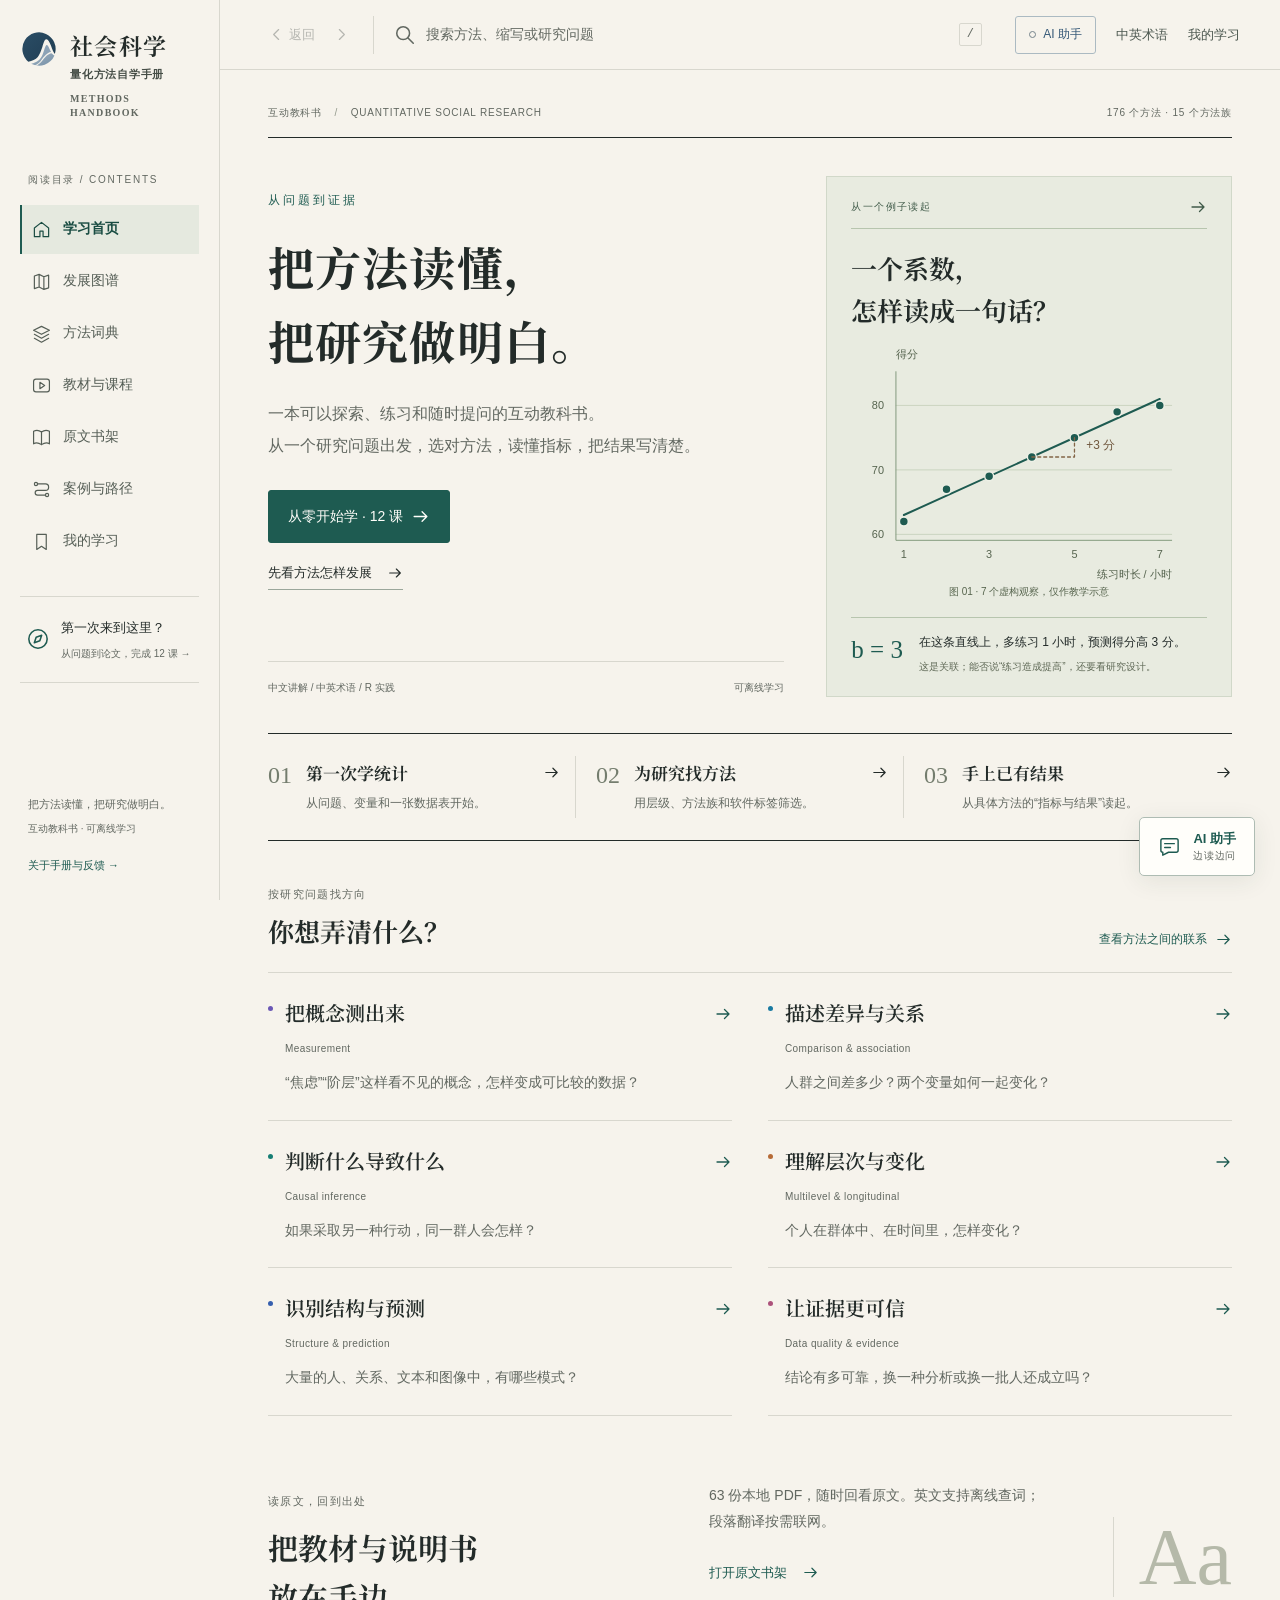
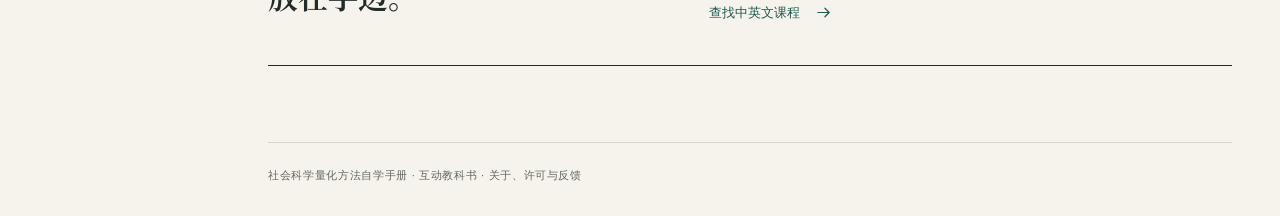
<file: app/index.html>
<!doctype html>
<html lang="zh-CN"><head><meta charset="utf-8"><meta name="viewport" content="width=device-width, initial-scale=1, viewport-fit=cover"><meta name="theme-color" content="#f6f3ec"><meta http-equiv="Content-Security-Policy" content="default-src 'self'; script-src 'self' 'wasm-unsafe-eval'; worker-src 'self' blob:; style-src 'self' 'unsafe-inline'; img-src 'self' data: blob:; font-src 'self' data:; connect-src 'self' https://api.mymemory.translated.net https://api.openai.com https://api.deepseek.com https://api.anthropic.com https://generativelanguage.googleapis.com; frame-src 'none'; object-src 'none'; base-uri 'none'"><title>社会科学量化方法自学手册</title><link rel="alternate icon" href="favicon.ico?asset=2fb633b4d270" type="image/x-icon"><link rel="icon" href="icon.svg?asset=28105b9ed300" type="image/svg+xml"><link rel="stylesheet" href="style.css?asset=e072ae72ed2f"><link rel="stylesheet" href="reader.css?asset=f0ad80852b45"><link rel="stylesheet" href="course.css?asset=b1ae17427f27"><link rel="stylesheet" href="study.css?asset=f4bd8a9eaf7c"><link rel="stylesheet" href="teaching.css?asset=d1b94fc8af05"><link rel="stylesheet" href="polish.css?asset=b1a0294cb59e"><link rel="stylesheet" href="history.css?asset=654da5ceb8a2"><link rel="stylesheet" href="assistant.css?asset=b3721d027c93"><link rel="stylesheet" href="reading-ui.css?asset=bf64c0bbe4c8"></head>
<body><a class="skip" href="#main">跳到内容</a><aside class="sidebar"><a class="brand" href="#home" aria-label="社会科学量化方法自学手册"><img src="icon.svg?asset=28105b9ed300" width="42" height="42" alt=""><span class="brand-wordmark"><b>社会科学</b><span>量化方法自学手册</span><small>METHODS HANDBOOK</small></span></a><div class="nav-caption">阅读目录 / CONTENTS</div><nav id="nav" aria-label="主导航"></nav><a class="sidebar-start" href="#start"><svg aria-hidden="true" viewBox="0 0 24 24"><use href="icons.svg#compass"></use></svg><div>第一次来到这里？<small>从问题到论文，完成 12 课 →</small></div></a><div class="side-note">把方法读懂，把研究做明白。<p>互动教科书 · 可离线学习</p><a href="#about">关于手册与反馈 →</a></div></aside>
<div class="shell"><header class="topbar"><a href="#home" class="mobile-brand"><img src="icon.svg?asset=28105b9ed300" width="32" height="32" alt=""><span>社会科学量化方法自学手册</span></a><nav class="page-navigation" aria-label="阅读导航"><button id="page-back" type="button" aria-label="返回上一页" disabled><svg aria-hidden="true" viewBox="0 0 24 24"><use href="icons.svg#chevron-left"></use></svg><span>返回</span></button><button id="page-forward" type="button" aria-label="前进一页" disabled><svg aria-hidden="true" viewBox="0 0 24 24"><use href="icons.svg#chevron-right"></use></svg></button></nav><form id="search-form" role="search"><svg aria-hidden="true" viewBox="0 0 24 24"><use href="icons.svg#search"></use></svg><input id="search" type="search" placeholder="搜索方法、缩写或研究问题" aria-label="搜索方法"><kbd>/</kbd></form><button id="ai-open" type="button" aria-expanded="false" aria-haspopup="dialog" aria-controls="ai-dialog">AI 助手</button><a class="top-link" href="#terms">中英术语</a><a class="top-link" href="#library">我的学习</a></header><main id="main" tabindex="-1"><div class="loading-page" role="status"><div class="eyebrow">社会科学量化方法自学手册</div><h1>正在打开学习手册…</h1><p>正在读取方法、教材和学习记录。</p></div></main><footer>社会科学量化方法自学手册 · 互动教科书 · <a href="#about">关于、许可与反馈</a></footer></div>
<nav id="mobile-nav" aria-label="移动主导航"></nav><div id="toast" role="status" aria-live="polite"></div><dialog id="detail-dialog"><button class="dialog-close" aria-label="关闭详情">×</button><div id="dialog-content"></div></dialog><input type="file" accept="application/json,.json" id="import-file" hidden>
<script src="atlas-data.js?asset=2221db87c021"></script><script src="learning-data.js?asset=03886d11a511"></script><script src="books-data.js?asset=d3b285b0069c"></script><script src="downloads-data.js?asset=31505faf1faa"></script><script src="study.js?asset=04f689018065"></script><script src="reader.js?asset=66e684b62c21"></script><script src="course-example.js?asset=0ef2bc62c9ef"></script><script src="course.js?asset=8e462b4b35d4"></script><script src="learning-glossary.js?asset=aa949da73a88"></script><script src="contribute.js?asset=47db5aae92d7"></script><script src="history-data.js?asset=8ff1915e7631"></script><script src="history.js?asset=9cb0a49181c4"></script><script src="assistant-core.js?asset=3078dfb39528"></script><script src="assistant.js?asset=29a6b7d80a37"></script><script src="teaching-visuals.js?asset=4e774af46aca"></script><script src="reading-navigation.js?asset=73f31e48db0f"></script><script src="app.js?asset=c9f1606e2a9e"></script></body></html>
</file>
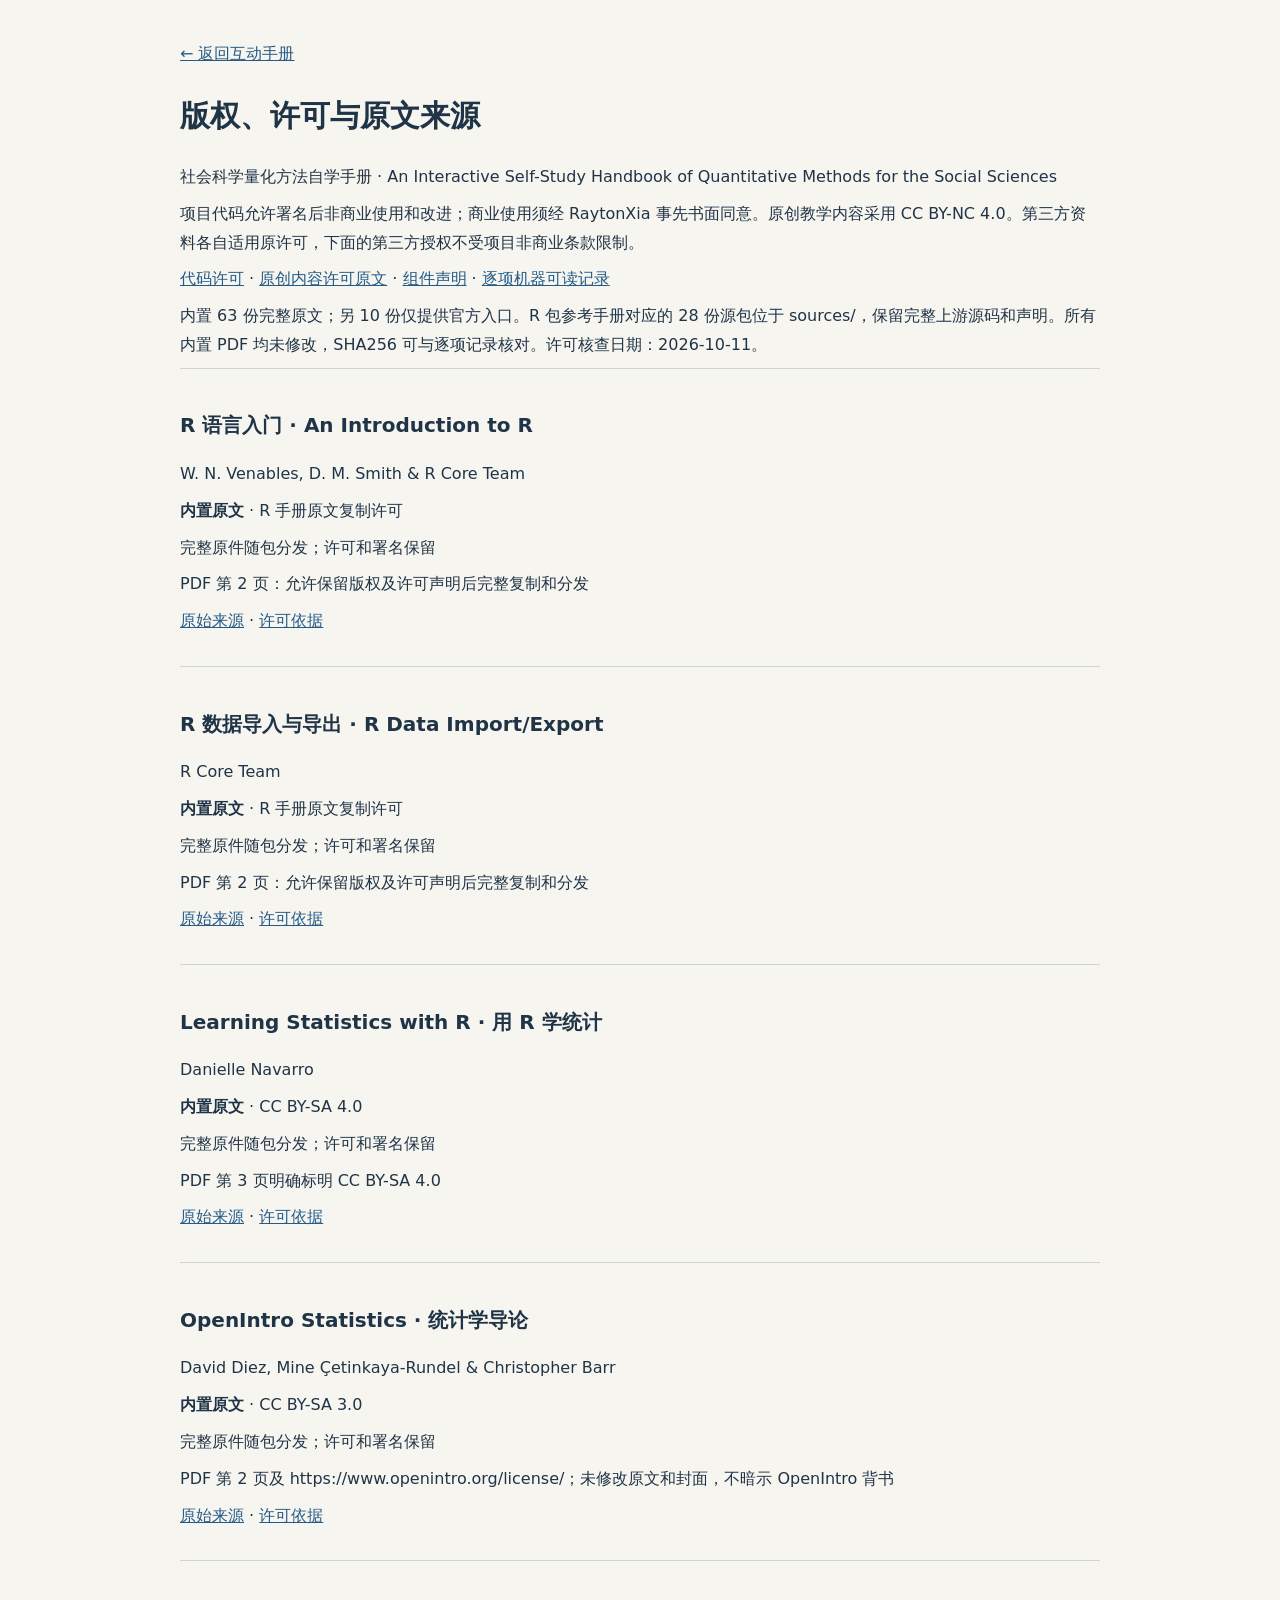
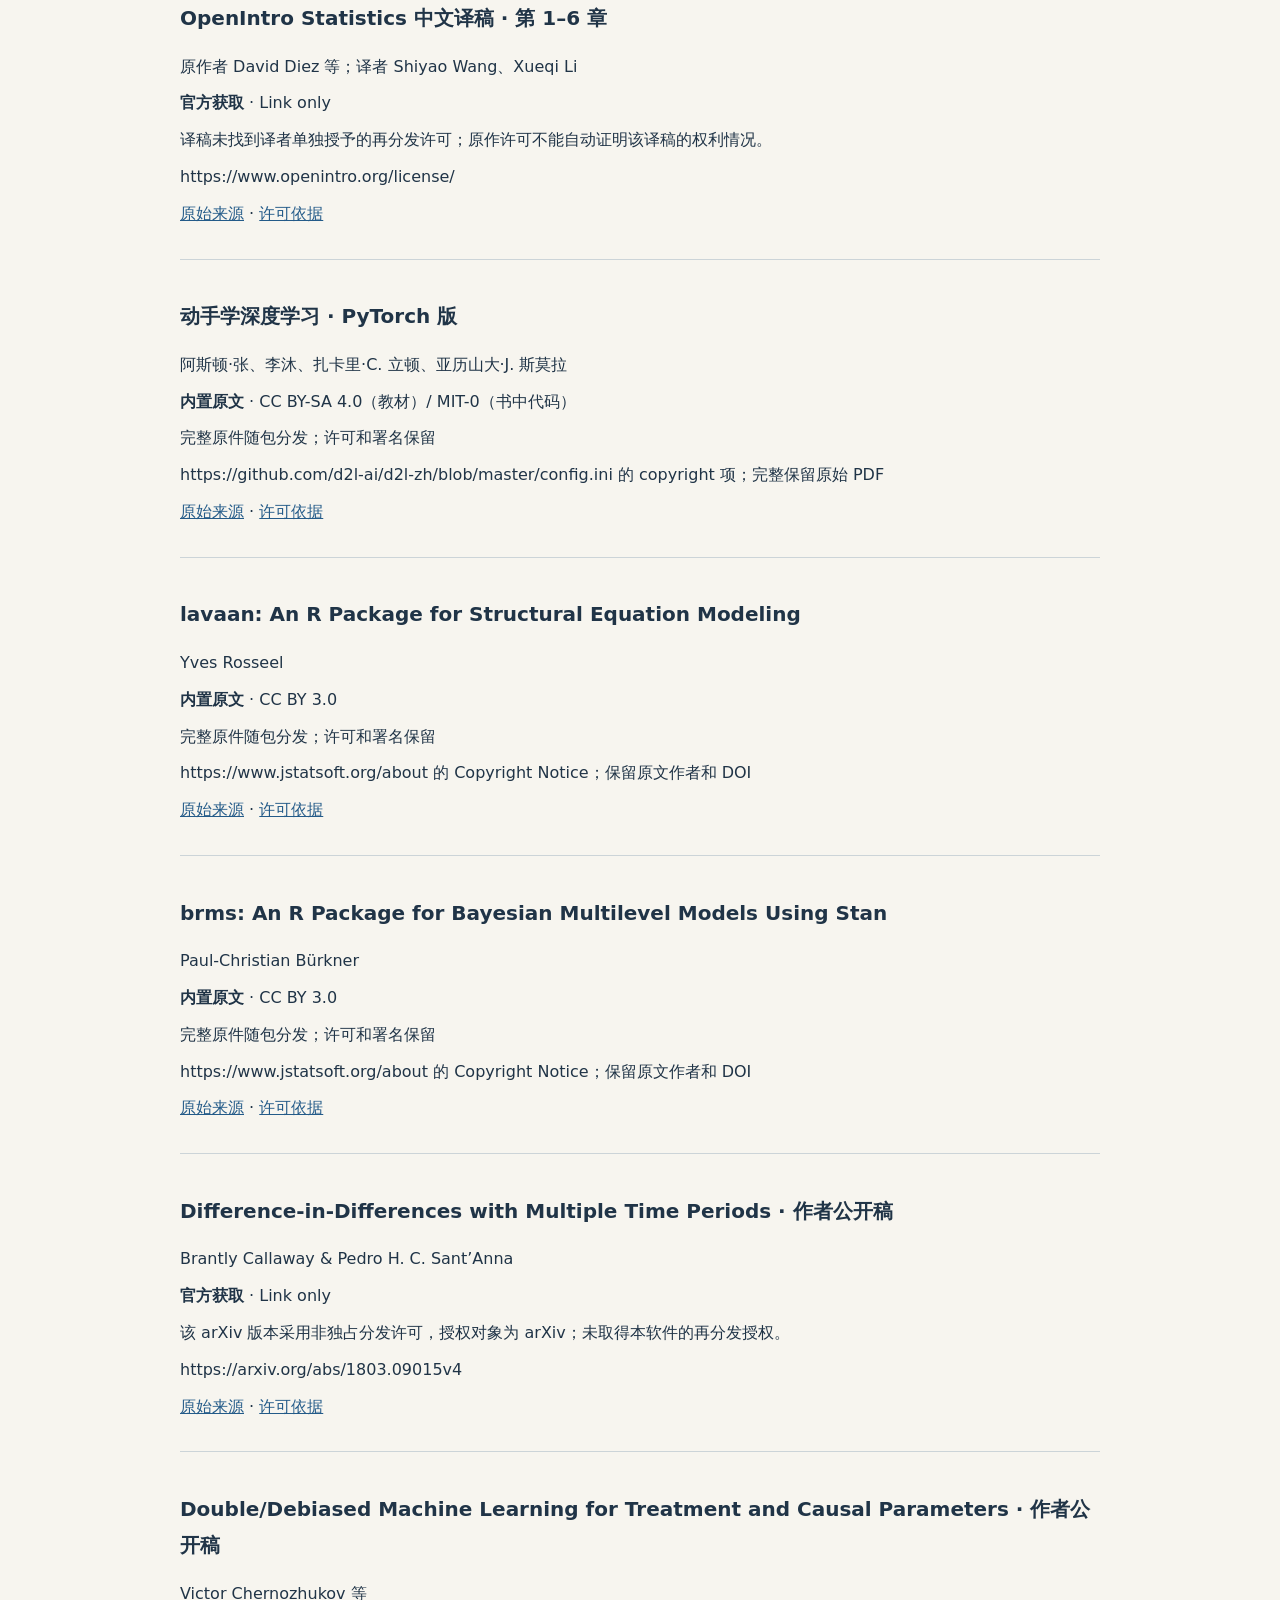
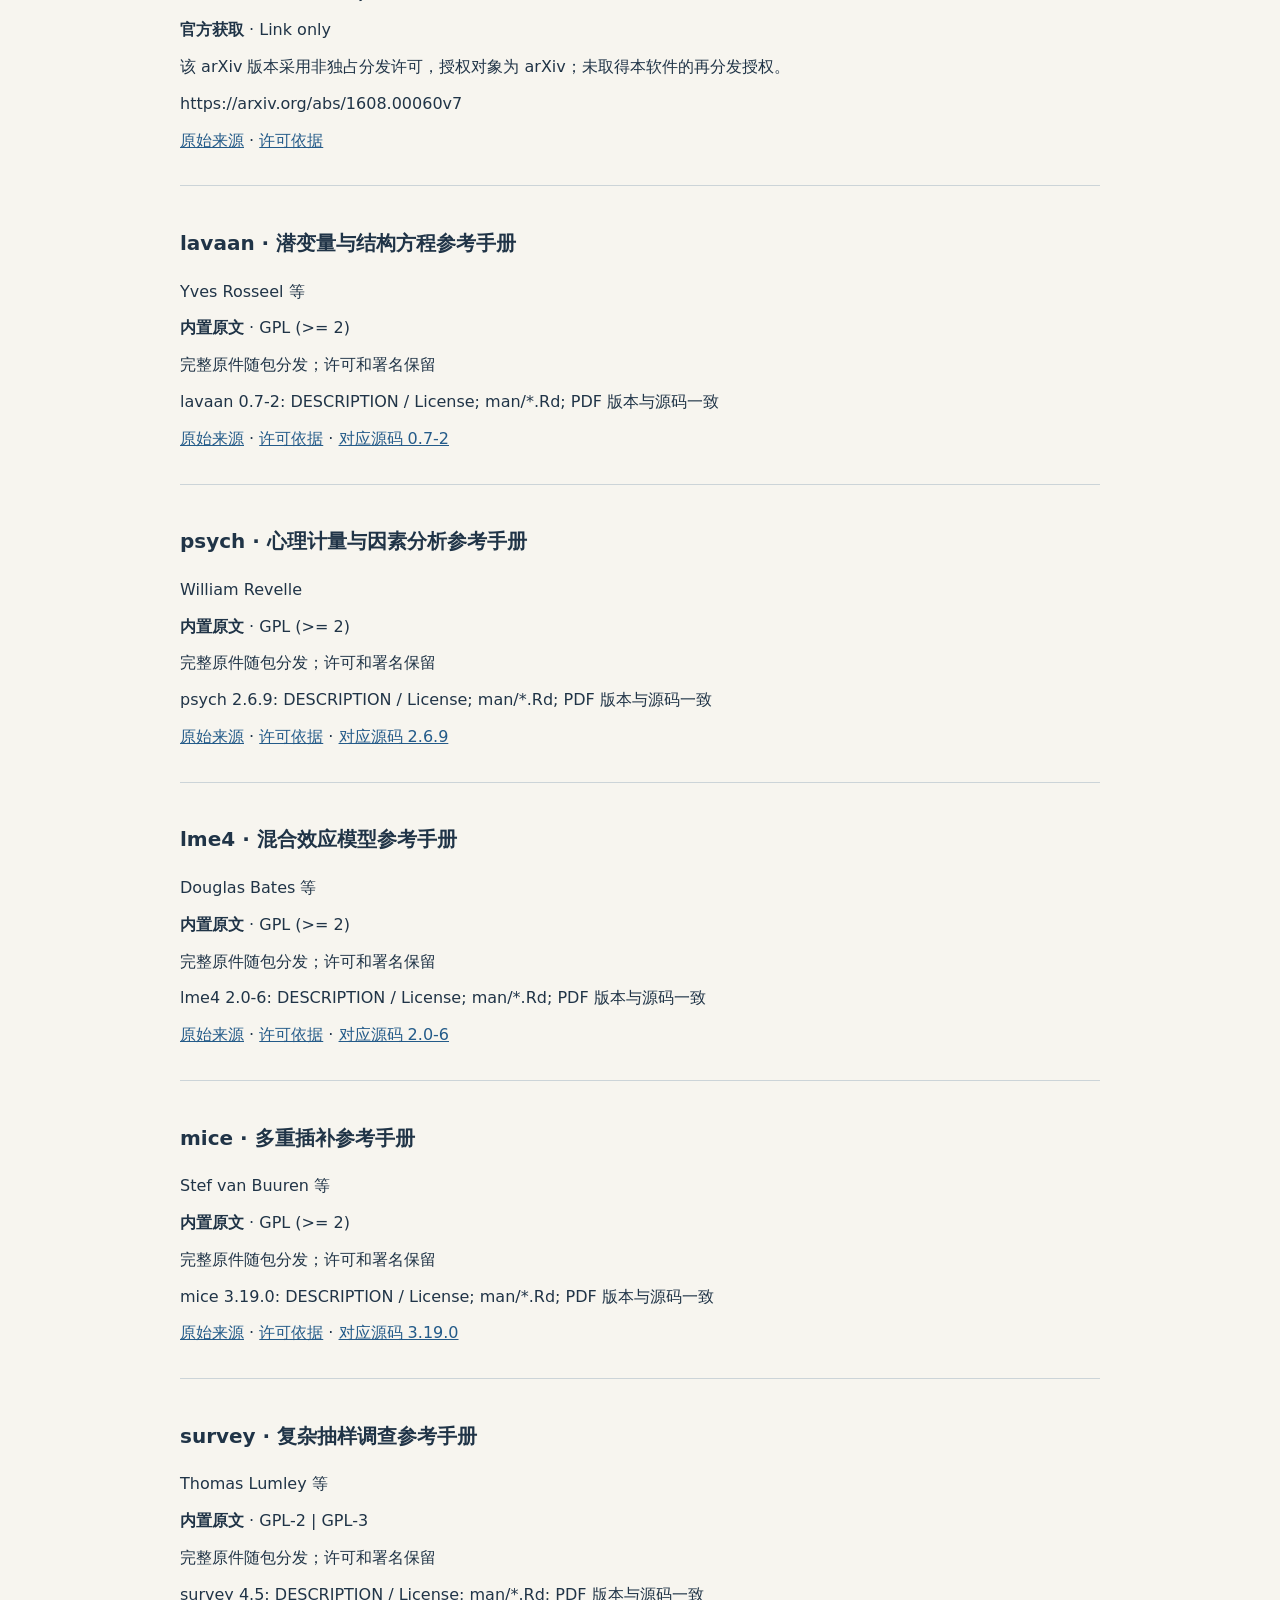
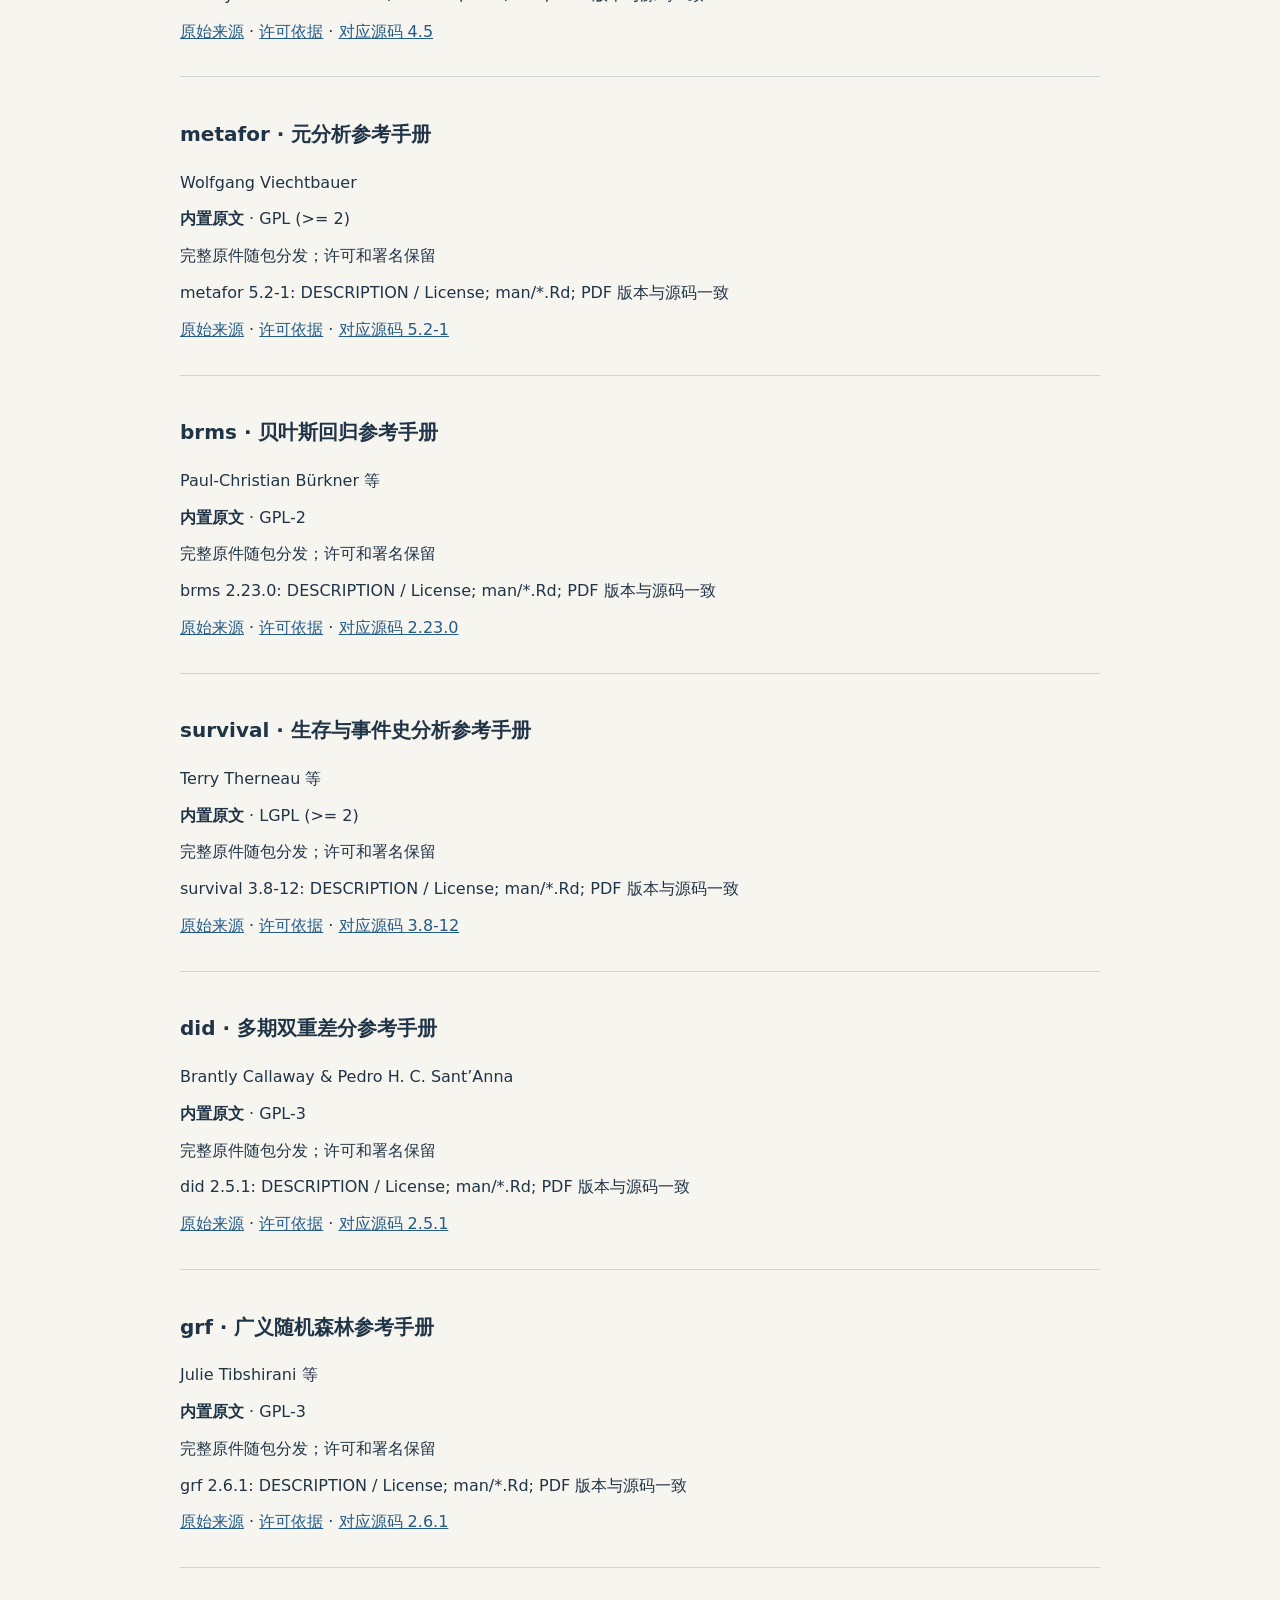
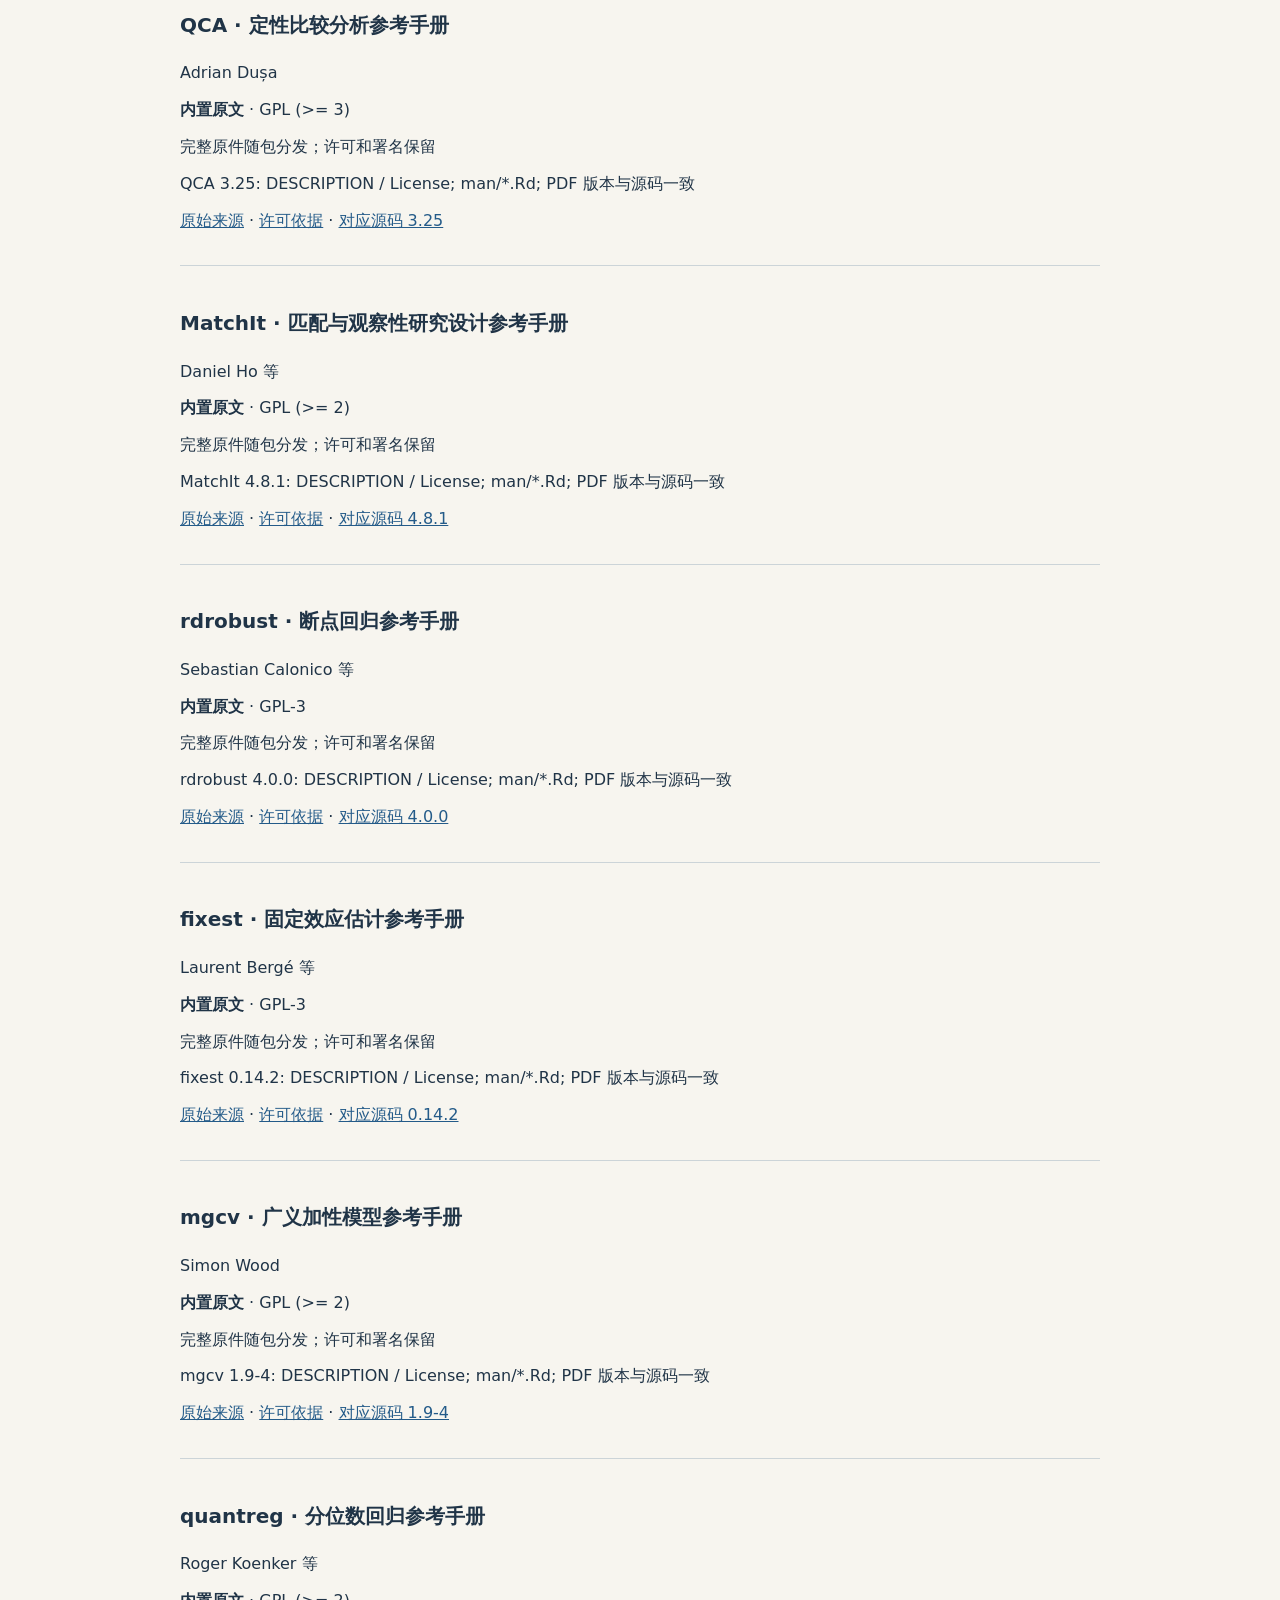
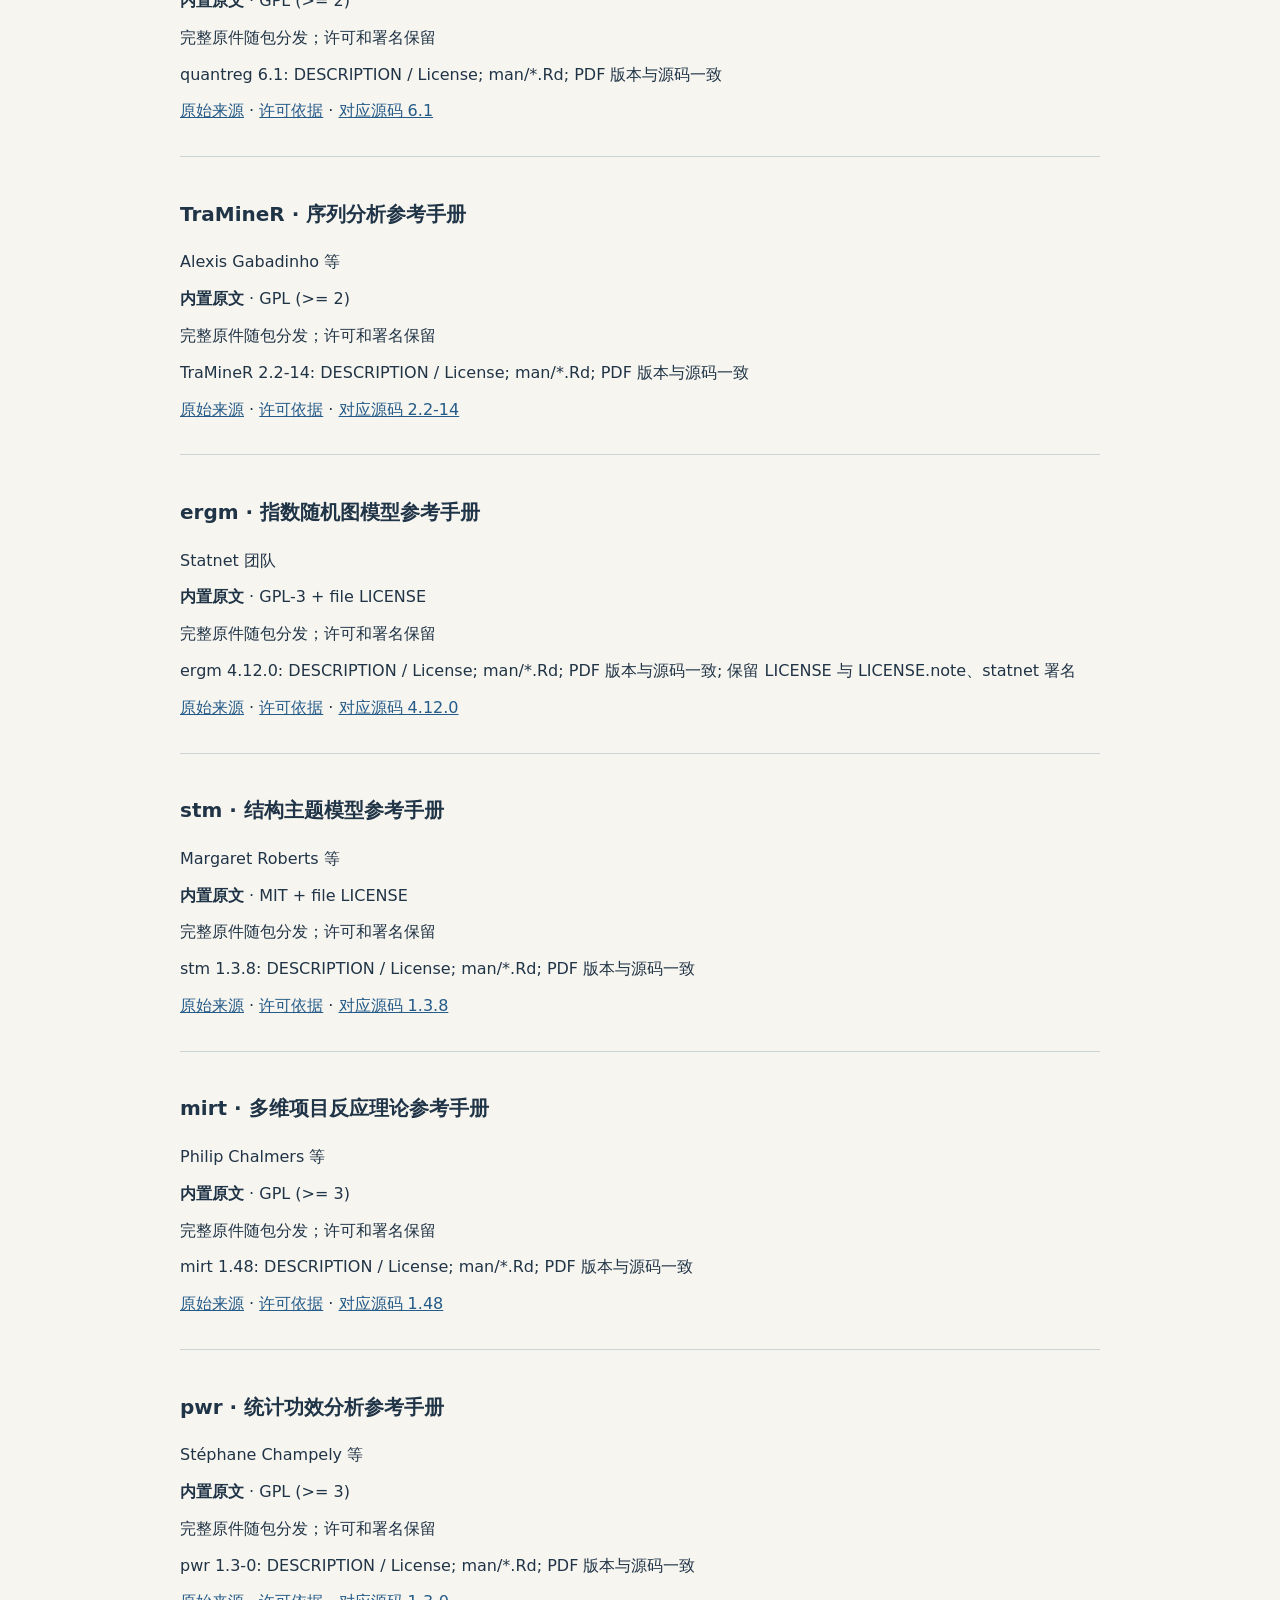
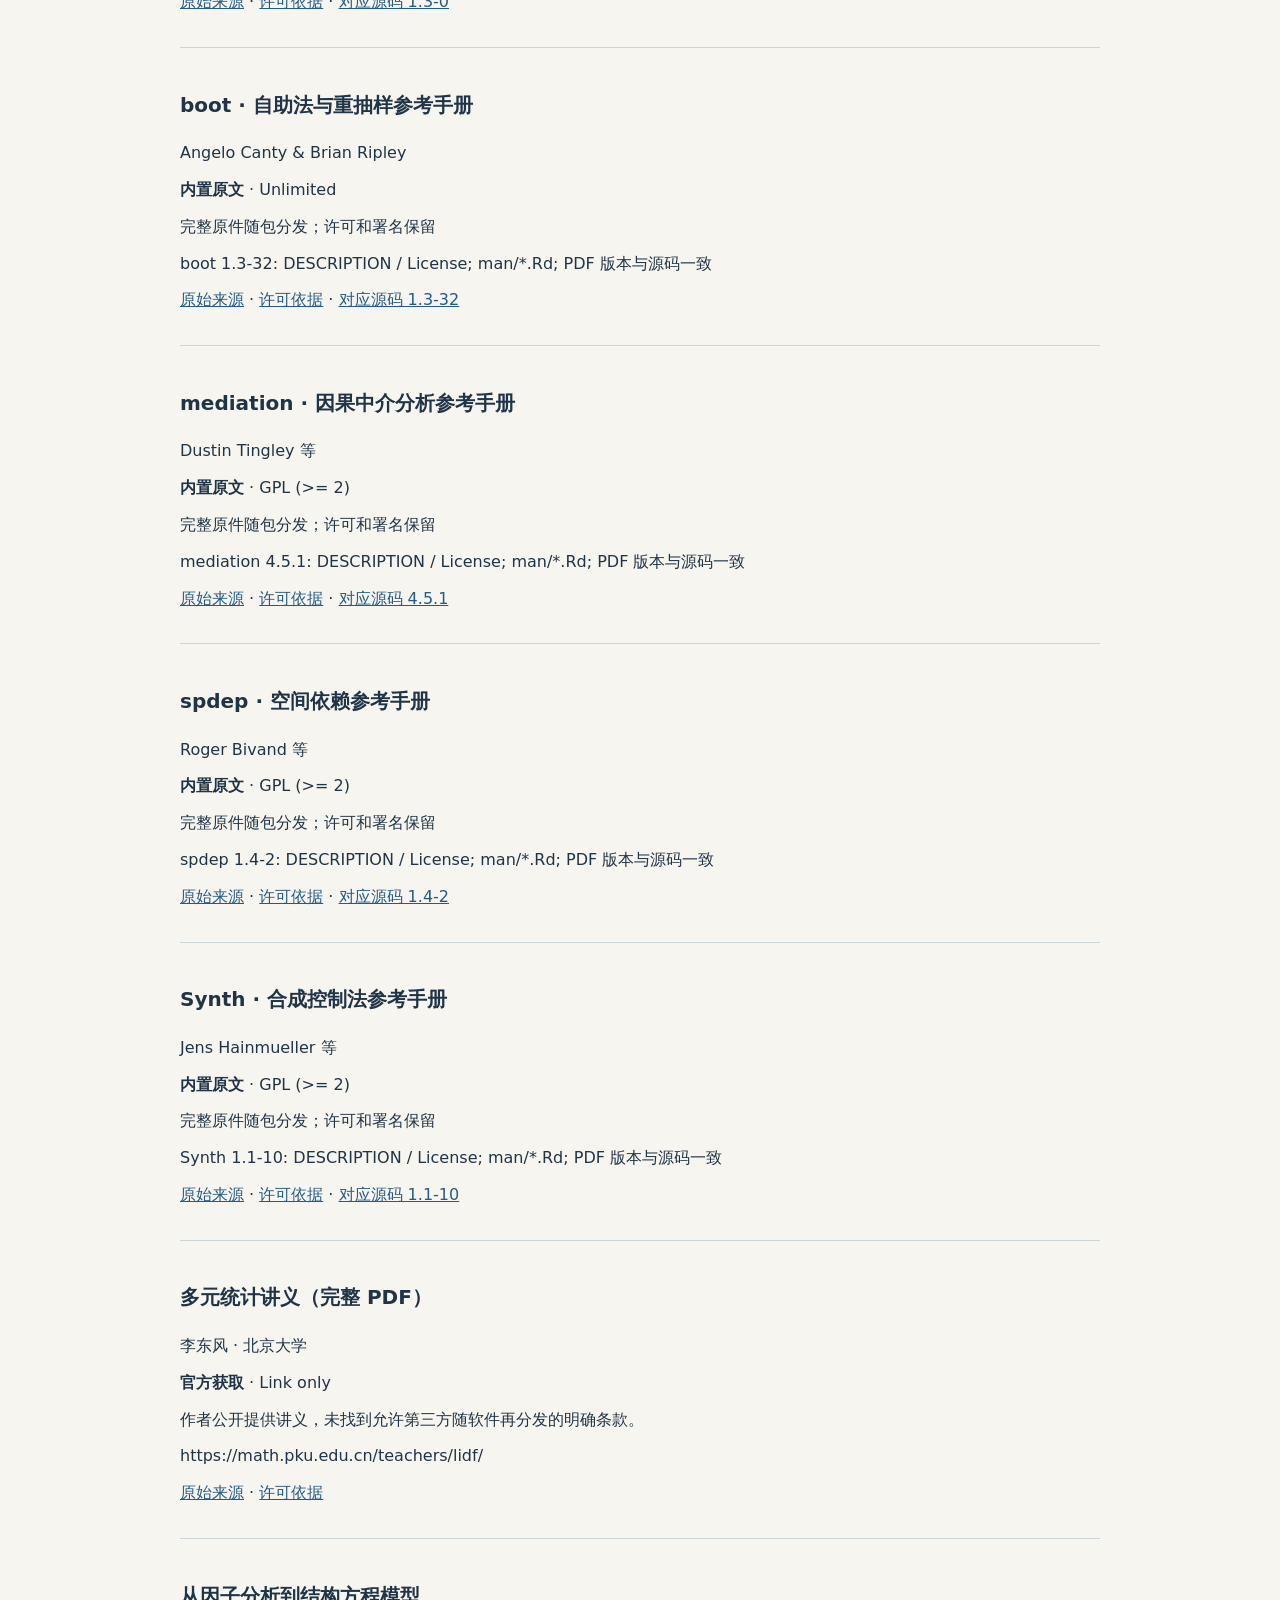
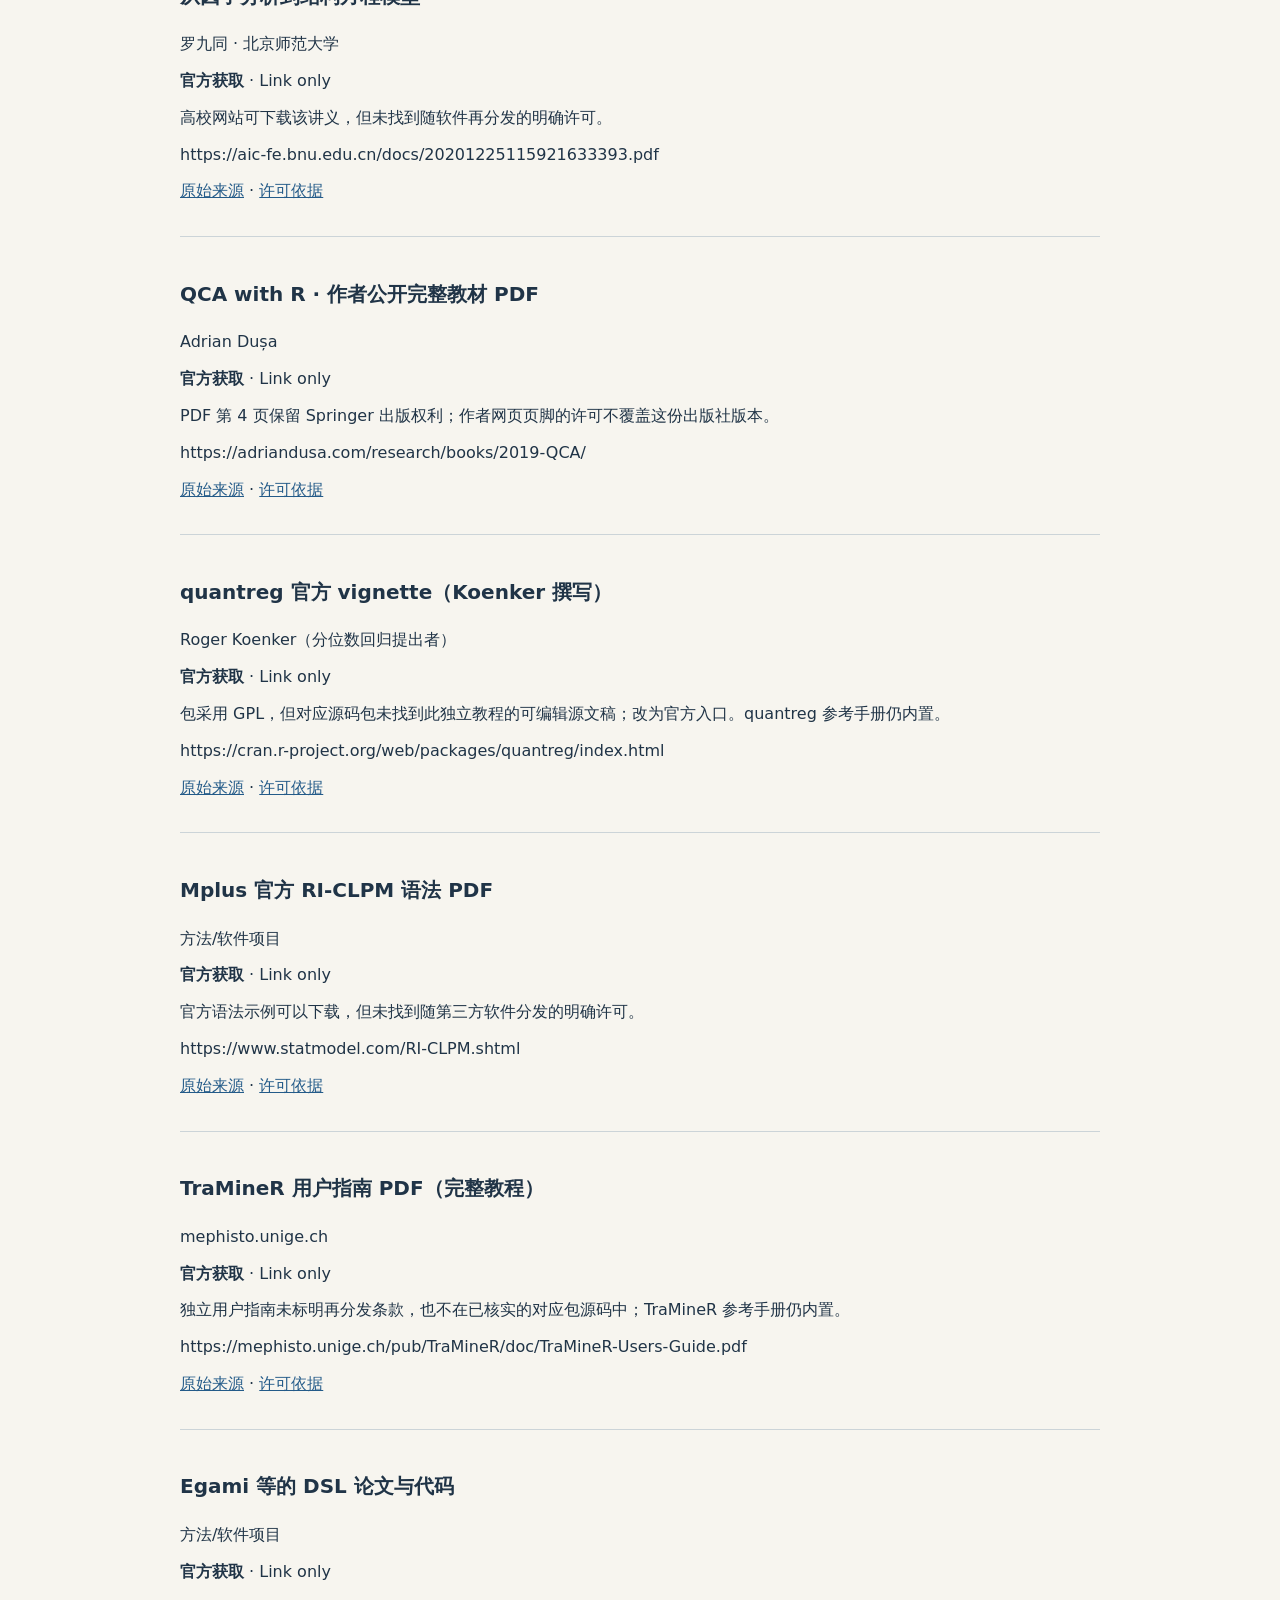
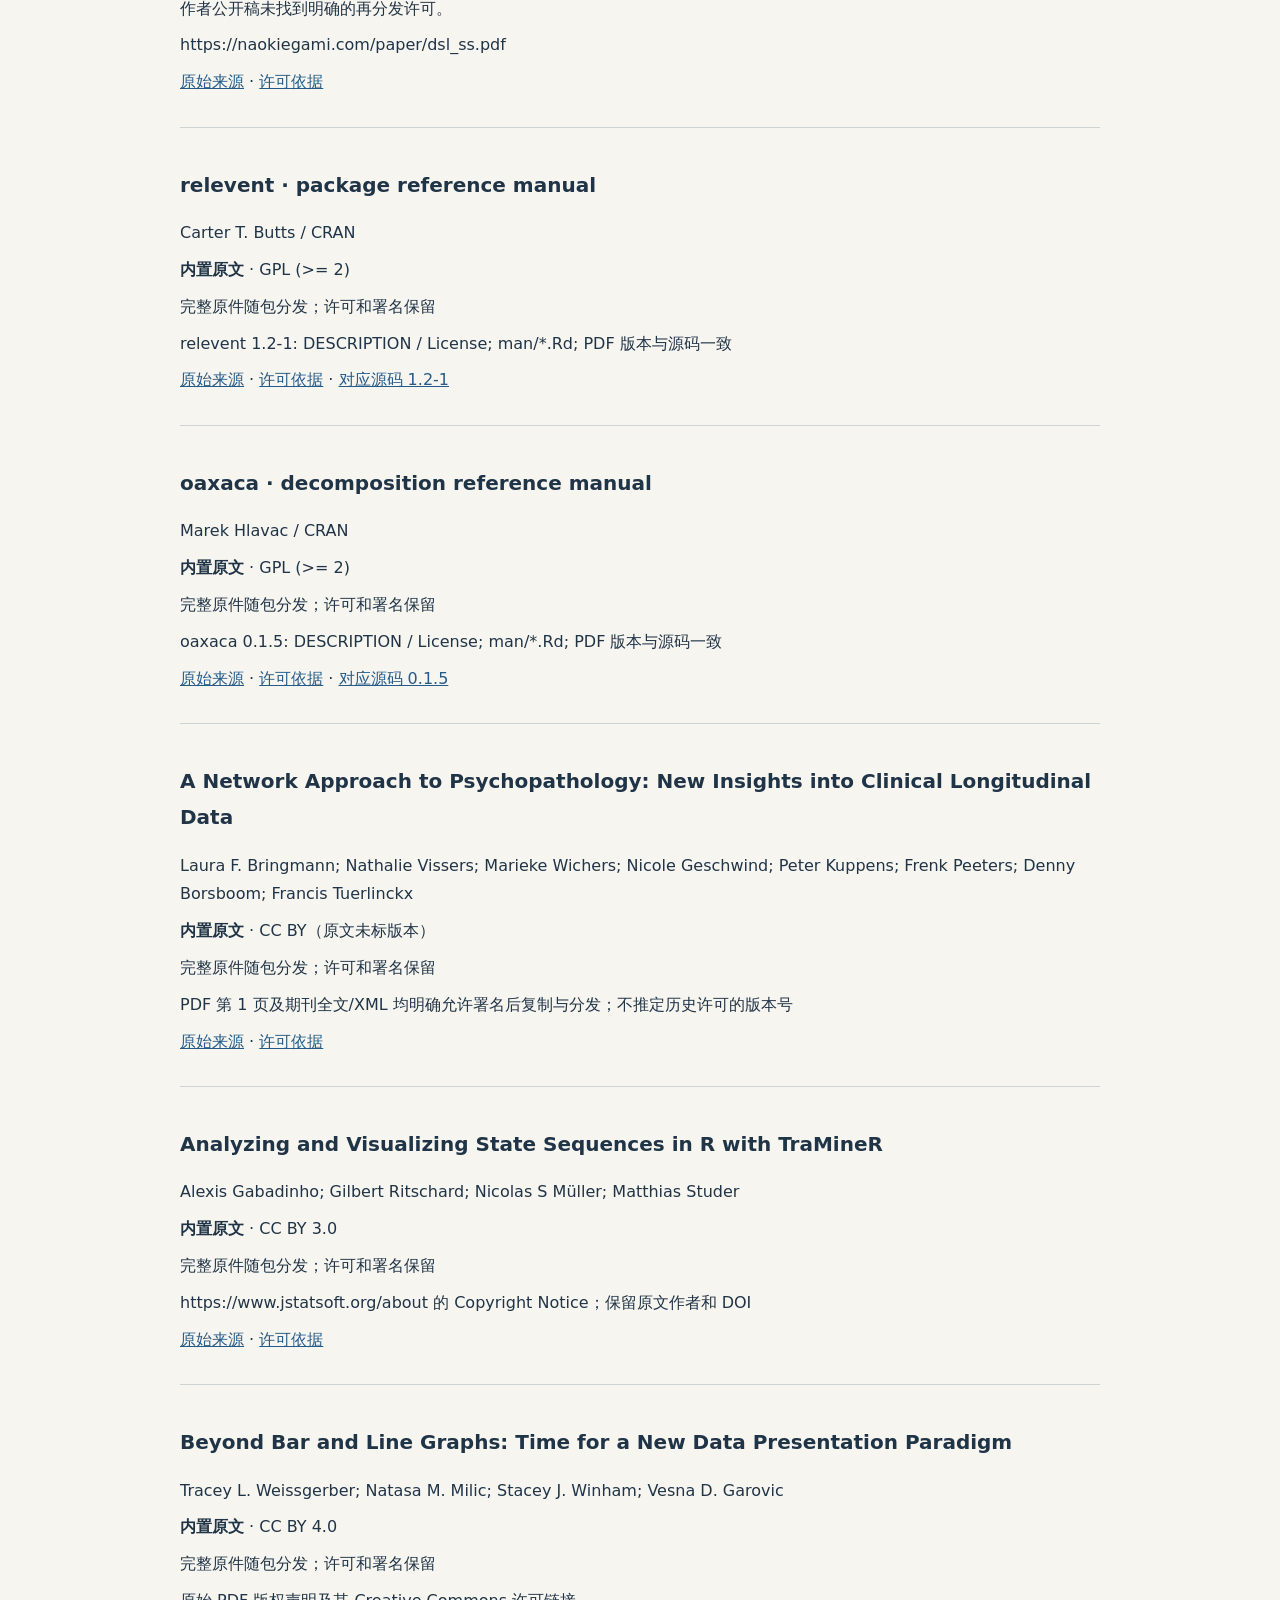
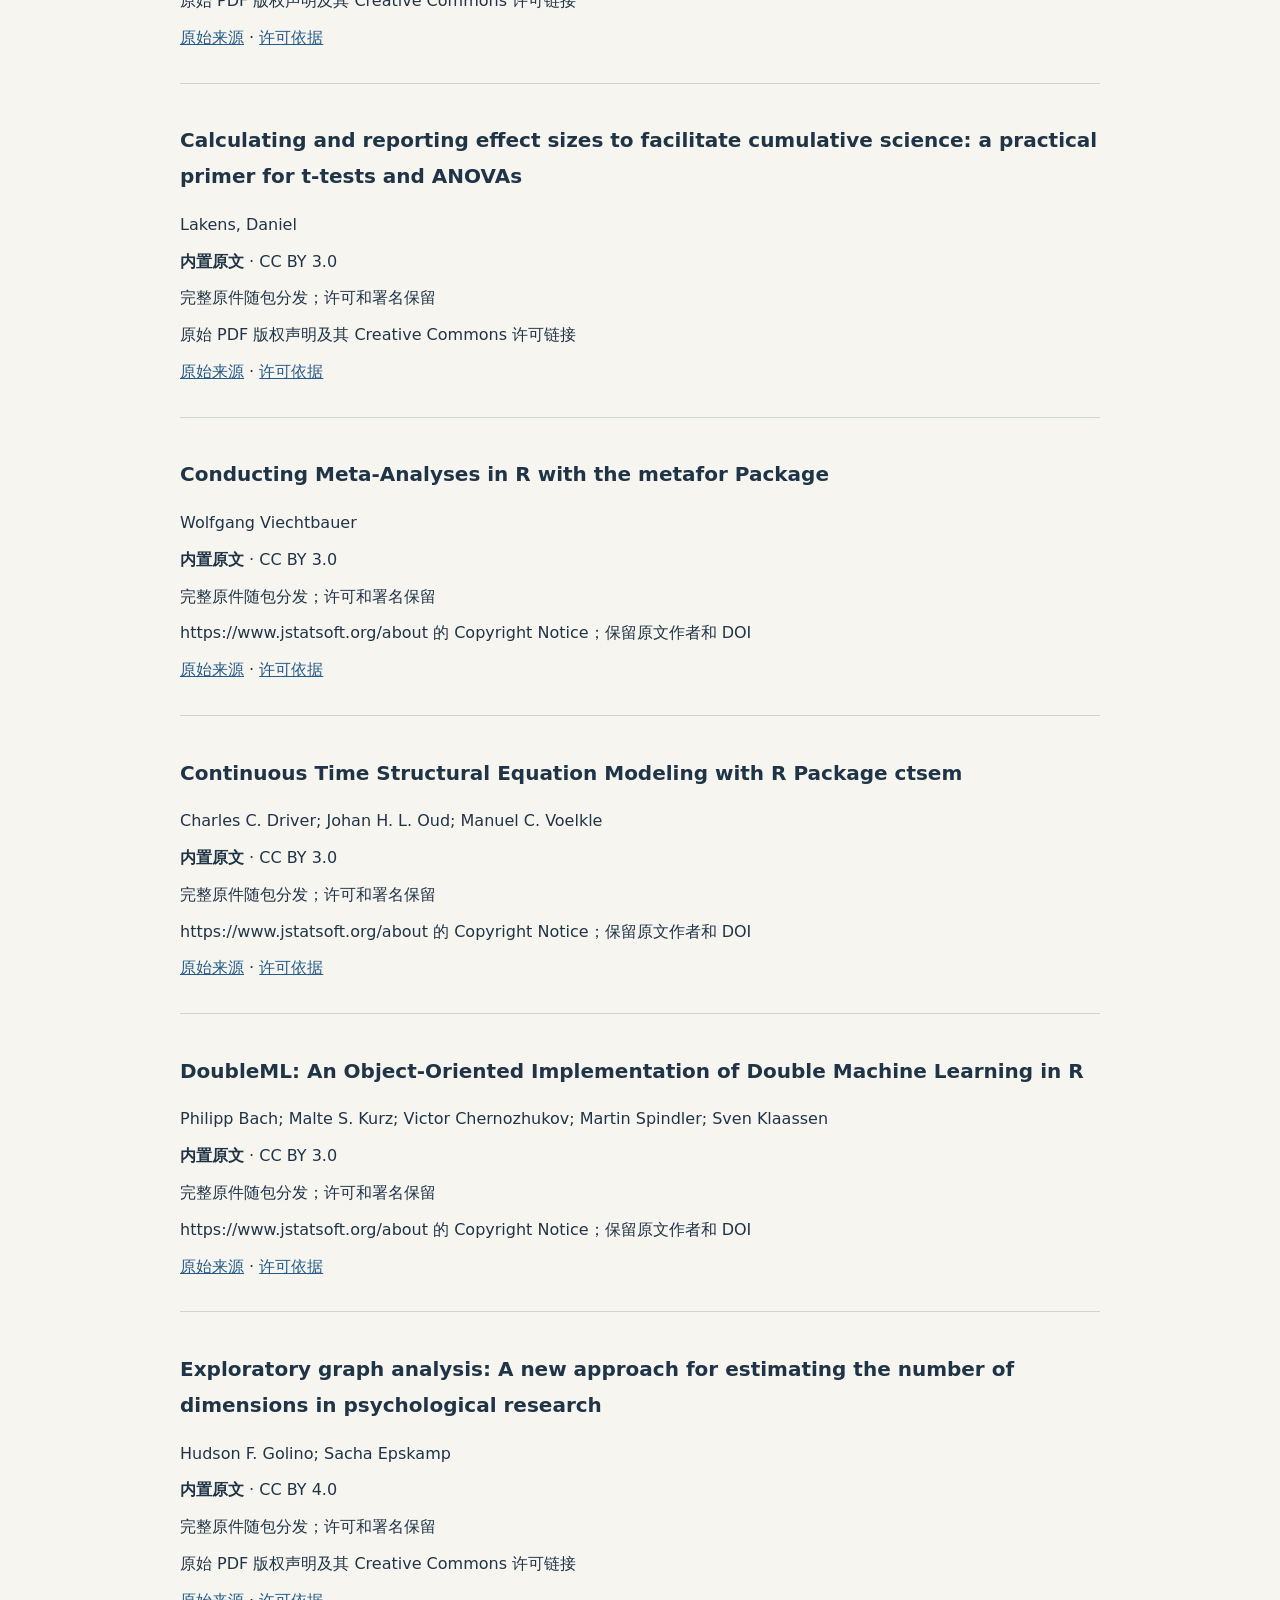
<file: app/licenses/index.html>
<!doctype html><html lang="zh-CN"><meta charset="utf-8"><meta name="viewport" content="width=device-width,initial-scale=1"><title>版权与来源</title><style>body{max-width:920px;margin:auto;padding:32px 22px;background:#f7f5ef;color:#203447;font:16px/1.8 system-ui,sans-serif}h1{font-size:30px}h2{font-size:20px}article{border-top:1px solid #ccd4d8;padding:22px 0}a{color:#245b89;overflow-wrap:anywhere}p{margin:8px 0}</style><p><a href="../index.html#about">← 返回互动手册</a></p><h1>版权、许可与原文来源</h1><p>社会科学量化方法自学手册 · An Interactive Self-Study Handbook of Quantitative Methods for the Social Sciences</p><p>项目代码允许署名后非商业使用和改进；商业使用须经 RaytonXia 事先书面同意。原创教学内容采用 CC BY-NC 4.0。第三方资料各自适用原许可，下面的第三方授权不受项目非商业条款限制。</p><p><a href="LICENSE">代码许可</a> · <a href="CC-BY-NC-4.0.txt">原创内容许可原文</a> · <a href="THIRD_PARTY.md">组件声明</a> · <a href="readings.json">逐项机器可读记录</a></p><p>内置 63 份完整原文；另 10 份仅提供官方入口。R 包参考手册对应的 28 份源包位于 sources/，保留完整上游源码和声明。所有内置 PDF 均未修改，SHA256 可与逐项记录核对。许可核查日期：2026-10-11。</p><article><h2>R 语言入门 · An Introduction to R</h2><p>W. N. Venables, D. M. Smith &amp; R Core Team</p><p><b>内置原文</b> · R 手册原文复制许可</p><p>完整原件随包分发；许可和署名保留</p><p>PDF 第 2 页：允许保留版权及许可声明后完整复制和分发</p><p><a href="https://cran.r-project.org/doc/manuals/r-release/R-intro.pdf" target="_blank" rel="noopener">原始来源</a> · <a href="https://cran.r-project.org/doc/manuals/r-release/R-intro.pdf" target="_blank" rel="noopener">许可依据</a></p></article><article><h2>R 数据导入与导出 · R Data Import/Export</h2><p>R Core Team</p><p><b>内置原文</b> · R 手册原文复制许可</p><p>完整原件随包分发；许可和署名保留</p><p>PDF 第 2 页：允许保留版权及许可声明后完整复制和分发</p><p><a href="https://cran.r-project.org/doc/manuals/r-release/R-data.pdf" target="_blank" rel="noopener">原始来源</a> · <a href="https://cran.r-project.org/doc/manuals/r-release/R-data.pdf" target="_blank" rel="noopener">许可依据</a></p></article><article><h2>Learning Statistics with R · 用 R 学统计</h2><p>Danielle Navarro</p><p><b>内置原文</b> · CC BY-SA 4.0</p><p>完整原件随包分发；许可和署名保留</p><p>PDF 第 3 页明确标明 CC BY-SA 4.0</p><p><a href="https://old.learningstatisticswithr.com/lsr-0.6.pdf" target="_blank" rel="noopener">原始来源</a> · <a href="https://creativecommons.org/licenses/by-sa/4.0/" target="_blank" rel="noopener">许可依据</a></p></article><article><h2>OpenIntro Statistics · 统计学导论</h2><p>David Diez, Mine Çetinkaya-Rundel &amp; Christopher Barr</p><p><b>内置原文</b> · CC BY-SA 3.0</p><p>完整原件随包分发；许可和署名保留</p><p>PDF 第 2 页及 https://www.openintro.org/license/；未修改原文和封面，不暗示 OpenIntro 背书</p><p><a href="https://www.openintro.org/go/?id=os4_for_screen_reader" target="_blank" rel="noopener">原始来源</a> · <a href="https://creativecommons.org/licenses/by-sa/3.0/" target="_blank" rel="noopener">许可依据</a></p></article><article><h2>OpenIntro Statistics 中文译稿 · 第 1–6 章</h2><p>原作者 David Diez 等；译者 Shiyao Wang、Xueqi Li</p><p><b>官方获取</b> · Link only</p><p>译稿未找到译者单独授予的再分发许可；原作许可不能自动证明该译稿的权利情况。</p><p>https://www.openintro.org/license/</p><p><a href="https://www.openintro.org/go/?id=os4_chinese_translation_ch1-6" target="_blank" rel="noopener">原始来源</a> · <a href="https://www.openintro.org/license/" target="_blank" rel="noopener">许可依据</a></p></article><article><h2>动手学深度学习 · PyTorch 版</h2><p>阿斯顿·张、李沐、扎卡里·C. 立顿、亚历山大·J. 斯莫拉</p><p><b>内置原文</b> · CC BY-SA 4.0（教材）/ MIT-0（书中代码）</p><p>完整原件随包分发；许可和署名保留</p><p>https://github.com/d2l-ai/d2l-zh/blob/master/config.ini 的 copyright 项；完整保留原始 PDF</p><p><a href="https://zh-v2.d2l.ai/d2l-zh-pytorch.pdf" target="_blank" rel="noopener">原始来源</a> · <a href="https://creativecommons.org/licenses/by-sa/4.0/" target="_blank" rel="noopener">许可依据</a></p></article><article><h2>lavaan: An R Package for Structural Equation Modeling</h2><p>Yves Rosseel</p><p><b>内置原文</b> · CC BY 3.0</p><p>完整原件随包分发；许可和署名保留</p><p>https://www.jstatsoft.org/about 的 Copyright Notice；保留原文作者和 DOI</p><p><a href="https://doi.org/10.18637/jss.v048.i02" target="_blank" rel="noopener">原始来源</a> · <a href="https://creativecommons.org/licenses/by/3.0/" target="_blank" rel="noopener">许可依据</a></p></article><article><h2>brms: An R Package for Bayesian Multilevel Models Using Stan</h2><p>Paul-Christian Bürkner</p><p><b>内置原文</b> · CC BY 3.0</p><p>完整原件随包分发；许可和署名保留</p><p>https://www.jstatsoft.org/about 的 Copyright Notice；保留原文作者和 DOI</p><p><a href="https://doi.org/10.18637/jss.v080.i01" target="_blank" rel="noopener">原始来源</a> · <a href="https://creativecommons.org/licenses/by/3.0/" target="_blank" rel="noopener">许可依据</a></p></article><article><h2>Difference-in-Differences with Multiple Time Periods · 作者公开稿</h2><p>Brantly Callaway &amp; Pedro H. C. Sant’Anna</p><p><b>官方获取</b> · Link only</p><p>该 arXiv 版本采用非独占分发许可，授权对象为 arXiv；未取得本软件的再分发授权。</p><p>https://arxiv.org/abs/1803.09015v4</p><p><a href="https://doi.org/10.1016/j.jeconom.2020.12.001" target="_blank" rel="noopener">原始来源</a> · <a href="https://arxiv.org/abs/1803.09015v4" target="_blank" rel="noopener">许可依据</a></p></article><article><h2>Double/Debiased Machine Learning for Treatment and Causal Parameters · 作者公开稿</h2><p>Victor Chernozhukov 等</p><p><b>官方获取</b> · Link only</p><p>该 arXiv 版本采用非独占分发许可，授权对象为 arXiv；未取得本软件的再分发授权。</p><p>https://arxiv.org/abs/1608.00060v7</p><p><a href="https://arxiv.org/abs/1608.00060" target="_blank" rel="noopener">原始来源</a> · <a href="https://arxiv.org/abs/1608.00060v7" target="_blank" rel="noopener">许可依据</a></p></article><article><h2>lavaan · 潜变量与结构方程参考手册</h2><p>Yves Rosseel 等</p><p><b>内置原文</b> · GPL (&gt;= 2)</p><p>完整原件随包分发；许可和署名保留</p><p>lavaan 0.7-2: DESCRIPTION / License; man/*.Rd; PDF 版本与源码一致</p><p><a href="https://cran.r-project.org/web/packages/lavaan/lavaan.pdf" target="_blank" rel="noopener">原始来源</a> · <a href="https://cran.r-project.org/web/packages/lavaan/index.html" target="_blank" rel="noopener">许可依据</a> · <a href="sources/lavaan_0.7-2.tar.gz">对应源码 0.7-2</a></p></article><article><h2>psych · 心理计量与因素分析参考手册</h2><p>William Revelle</p><p><b>内置原文</b> · GPL (&gt;= 2)</p><p>完整原件随包分发；许可和署名保留</p><p>psych 2.6.9: DESCRIPTION / License; man/*.Rd; PDF 版本与源码一致</p><p><a href="https://cran.r-project.org/web/packages/psych/psych.pdf" target="_blank" rel="noopener">原始来源</a> · <a href="https://cran.r-project.org/web/packages/psych/index.html" target="_blank" rel="noopener">许可依据</a> · <a href="sources/psych_2.6.9.tar.gz">对应源码 2.6.9</a></p></article><article><h2>lme4 · 混合效应模型参考手册</h2><p>Douglas Bates 等</p><p><b>内置原文</b> · GPL (&gt;= 2)</p><p>完整原件随包分发；许可和署名保留</p><p>lme4 2.0-6: DESCRIPTION / License; man/*.Rd; PDF 版本与源码一致</p><p><a href="https://cran.r-project.org/web/packages/lme4/lme4.pdf" target="_blank" rel="noopener">原始来源</a> · <a href="https://cran.r-project.org/web/packages/lme4/index.html" target="_blank" rel="noopener">许可依据</a> · <a href="sources/lme4_2.0-6.tar.gz">对应源码 2.0-6</a></p></article><article><h2>mice · 多重插补参考手册</h2><p>Stef van Buuren 等</p><p><b>内置原文</b> · GPL (&gt;= 2)</p><p>完整原件随包分发；许可和署名保留</p><p>mice 3.19.0: DESCRIPTION / License; man/*.Rd; PDF 版本与源码一致</p><p><a href="https://cran.r-project.org/web/packages/mice/mice.pdf" target="_blank" rel="noopener">原始来源</a> · <a href="https://cran.r-project.org/web/packages/mice/index.html" target="_blank" rel="noopener">许可依据</a> · <a href="sources/mice_3.19.0.tar.gz">对应源码 3.19.0</a></p></article><article><h2>survey · 复杂抽样调查参考手册</h2><p>Thomas Lumley 等</p><p><b>内置原文</b> · GPL-2 | GPL-3</p><p>完整原件随包分发；许可和署名保留</p><p>survey 4.5: DESCRIPTION / License; man/*.Rd; PDF 版本与源码一致</p><p><a href="https://cran.r-project.org/web/packages/survey/survey.pdf" target="_blank" rel="noopener">原始来源</a> · <a href="https://cran.r-project.org/web/packages/survey/index.html" target="_blank" rel="noopener">许可依据</a> · <a href="sources/survey_4.5.tar.gz">对应源码 4.5</a></p></article><article><h2>metafor · 元分析参考手册</h2><p>Wolfgang Viechtbauer</p><p><b>内置原文</b> · GPL (&gt;= 2)</p><p>完整原件随包分发；许可和署名保留</p><p>metafor 5.2-1: DESCRIPTION / License; man/*.Rd; PDF 版本与源码一致</p><p><a href="https://cran.r-project.org/web/packages/metafor/metafor.pdf" target="_blank" rel="noopener">原始来源</a> · <a href="https://cran.r-project.org/web/packages/metafor/index.html" target="_blank" rel="noopener">许可依据</a> · <a href="sources/metafor_5.2-1.tar.gz">对应源码 5.2-1</a></p></article><article><h2>brms · 贝叶斯回归参考手册</h2><p>Paul-Christian Bürkner 等</p><p><b>内置原文</b> · GPL-2</p><p>完整原件随包分发；许可和署名保留</p><p>brms 2.23.0: DESCRIPTION / License; man/*.Rd; PDF 版本与源码一致</p><p><a href="https://cran.r-project.org/web/packages/brms/brms.pdf" target="_blank" rel="noopener">原始来源</a> · <a href="https://cran.r-project.org/web/packages/brms/index.html" target="_blank" rel="noopener">许可依据</a> · <a href="sources/brms_2.23.0.tar.gz">对应源码 2.23.0</a></p></article><article><h2>survival · 生存与事件史分析参考手册</h2><p>Terry Therneau 等</p><p><b>内置原文</b> · LGPL (&gt;= 2)</p><p>完整原件随包分发；许可和署名保留</p><p>survival 3.8-12: DESCRIPTION / License; man/*.Rd; PDF 版本与源码一致</p><p><a href="https://cran.r-project.org/web/packages/survival/survival.pdf" target="_blank" rel="noopener">原始来源</a> · <a href="https://cran.r-project.org/web/packages/survival/index.html" target="_blank" rel="noopener">许可依据</a> · <a href="sources/survival_3.8-12.tar.gz">对应源码 3.8-12</a></p></article><article><h2>did · 多期双重差分参考手册</h2><p>Brantly Callaway &amp; Pedro H. C. Sant’Anna</p><p><b>内置原文</b> · GPL-3</p><p>完整原件随包分发；许可和署名保留</p><p>did 2.5.1: DESCRIPTION / License; man/*.Rd; PDF 版本与源码一致</p><p><a href="https://cran.r-project.org/web/packages/did/did.pdf" target="_blank" rel="noopener">原始来源</a> · <a href="https://cran.r-project.org/web/packages/did/index.html" target="_blank" rel="noopener">许可依据</a> · <a href="sources/did_2.5.1.tar.gz">对应源码 2.5.1</a></p></article><article><h2>grf · 广义随机森林参考手册</h2><p>Julie Tibshirani 等</p><p><b>内置原文</b> · GPL-3</p><p>完整原件随包分发；许可和署名保留</p><p>grf 2.6.1: DESCRIPTION / License; man/*.Rd; PDF 版本与源码一致</p><p><a href="https://cran.r-project.org/web/packages/grf/grf.pdf" target="_blank" rel="noopener">原始来源</a> · <a href="https://cran.r-project.org/web/packages/grf/index.html" target="_blank" rel="noopener">许可依据</a> · <a href="sources/grf_2.6.1.tar.gz">对应源码 2.6.1</a></p></article><article><h2>QCA · 定性比较分析参考手册</h2><p>Adrian Dușa</p><p><b>内置原文</b> · GPL (&gt;= 3)</p><p>完整原件随包分发；许可和署名保留</p><p>QCA 3.25: DESCRIPTION / License; man/*.Rd; PDF 版本与源码一致</p><p><a href="https://cran.r-project.org/web/packages/QCA/QCA.pdf" target="_blank" rel="noopener">原始来源</a> · <a href="https://cran.r-project.org/web/packages/QCA/index.html" target="_blank" rel="noopener">许可依据</a> · <a href="sources/QCA_3.25.tar.gz">对应源码 3.25</a></p></article><article><h2>MatchIt · 匹配与观察性研究设计参考手册</h2><p>Daniel Ho 等</p><p><b>内置原文</b> · GPL (&gt;= 2)</p><p>完整原件随包分发；许可和署名保留</p><p>MatchIt 4.8.1: DESCRIPTION / License; man/*.Rd; PDF 版本与源码一致</p><p><a href="https://cran.r-project.org/web/packages/MatchIt/MatchIt.pdf" target="_blank" rel="noopener">原始来源</a> · <a href="https://cran.r-project.org/web/packages/MatchIt/index.html" target="_blank" rel="noopener">许可依据</a> · <a href="sources/MatchIt_4.8.1.tar.gz">对应源码 4.8.1</a></p></article><article><h2>rdrobust · 断点回归参考手册</h2><p>Sebastian Calonico 等</p><p><b>内置原文</b> · GPL-3</p><p>完整原件随包分发；许可和署名保留</p><p>rdrobust 4.0.0: DESCRIPTION / License; man/*.Rd; PDF 版本与源码一致</p><p><a href="https://cran.r-project.org/web/packages/rdrobust/rdrobust.pdf" target="_blank" rel="noopener">原始来源</a> · <a href="https://cran.r-project.org/web/packages/rdrobust/index.html" target="_blank" rel="noopener">许可依据</a> · <a href="sources/rdrobust_4.0.0.tar.gz">对应源码 4.0.0</a></p></article><article><h2>fixest · 固定效应估计参考手册</h2><p>Laurent Bergé 等</p><p><b>内置原文</b> · GPL-3</p><p>完整原件随包分发；许可和署名保留</p><p>fixest 0.14.2: DESCRIPTION / License; man/*.Rd; PDF 版本与源码一致</p><p><a href="https://cran.r-project.org/web/packages/fixest/fixest.pdf" target="_blank" rel="noopener">原始来源</a> · <a href="https://cran.r-project.org/web/packages/fixest/index.html" target="_blank" rel="noopener">许可依据</a> · <a href="sources/fixest_0.14.2.tar.gz">对应源码 0.14.2</a></p></article><article><h2>mgcv · 广义加性模型参考手册</h2><p>Simon Wood</p><p><b>内置原文</b> · GPL (&gt;= 2)</p><p>完整原件随包分发；许可和署名保留</p><p>mgcv 1.9-4: DESCRIPTION / License; man/*.Rd; PDF 版本与源码一致</p><p><a href="https://cran.r-project.org/web/packages/mgcv/mgcv.pdf" target="_blank" rel="noopener">原始来源</a> · <a href="https://cran.r-project.org/web/packages/mgcv/index.html" target="_blank" rel="noopener">许可依据</a> · <a href="sources/mgcv_1.9-4.tar.gz">对应源码 1.9-4</a></p></article><article><h2>quantreg · 分位数回归参考手册</h2><p>Roger Koenker 等</p><p><b>内置原文</b> · GPL (&gt;= 2)</p><p>完整原件随包分发；许可和署名保留</p><p>quantreg 6.1: DESCRIPTION / License; man/*.Rd; PDF 版本与源码一致</p><p><a href="https://cran.r-project.org/web/packages/quantreg/quantreg.pdf" target="_blank" rel="noopener">原始来源</a> · <a href="https://cran.r-project.org/web/packages/quantreg/index.html" target="_blank" rel="noopener">许可依据</a> · <a href="sources/quantreg_6.1.tar.gz">对应源码 6.1</a></p></article><article><h2>TraMineR · 序列分析参考手册</h2><p>Alexis Gabadinho 等</p><p><b>内置原文</b> · GPL (&gt;= 2)</p><p>完整原件随包分发；许可和署名保留</p><p>TraMineR 2.2-14: DESCRIPTION / License; man/*.Rd; PDF 版本与源码一致</p><p><a href="https://cran.r-project.org/web/packages/TraMineR/TraMineR.pdf" target="_blank" rel="noopener">原始来源</a> · <a href="https://cran.r-project.org/web/packages/TraMineR/index.html" target="_blank" rel="noopener">许可依据</a> · <a href="sources/TraMineR_2.2-14.tar.gz">对应源码 2.2-14</a></p></article><article><h2>ergm · 指数随机图模型参考手册</h2><p>Statnet 团队</p><p><b>内置原文</b> · GPL-3 + file LICENSE</p><p>完整原件随包分发；许可和署名保留</p><p>ergm 4.12.0: DESCRIPTION / License; man/*.Rd; PDF 版本与源码一致; 保留 LICENSE 与 LICENSE.note、statnet 署名</p><p><a href="https://cran.r-project.org/web/packages/ergm/ergm.pdf" target="_blank" rel="noopener">原始来源</a> · <a href="https://cran.r-project.org/web/packages/ergm/index.html" target="_blank" rel="noopener">许可依据</a> · <a href="sources/ergm_4.12.0.tar.gz">对应源码 4.12.0</a></p></article><article><h2>stm · 结构主题模型参考手册</h2><p>Margaret Roberts 等</p><p><b>内置原文</b> · MIT + file LICENSE</p><p>完整原件随包分发；许可和署名保留</p><p>stm 1.3.8: DESCRIPTION / License; man/*.Rd; PDF 版本与源码一致</p><p><a href="https://cran.r-project.org/web/packages/stm/stm.pdf" target="_blank" rel="noopener">原始来源</a> · <a href="https://cran.r-project.org/web/packages/stm/index.html" target="_blank" rel="noopener">许可依据</a> · <a href="sources/stm_1.3.8.tar.gz">对应源码 1.3.8</a></p></article><article><h2>mirt · 多维项目反应理论参考手册</h2><p>Philip Chalmers 等</p><p><b>内置原文</b> · GPL (&gt;= 3)</p><p>完整原件随包分发；许可和署名保留</p><p>mirt 1.48: DESCRIPTION / License; man/*.Rd; PDF 版本与源码一致</p><p><a href="https://cran.r-project.org/web/packages/mirt/mirt.pdf" target="_blank" rel="noopener">原始来源</a> · <a href="https://cran.r-project.org/web/packages/mirt/index.html" target="_blank" rel="noopener">许可依据</a> · <a href="sources/mirt_1.48.tar.gz">对应源码 1.48</a></p></article><article><h2>pwr · 统计功效分析参考手册</h2><p>Stéphane Champely 等</p><p><b>内置原文</b> · GPL (&gt;= 3)</p><p>完整原件随包分发；许可和署名保留</p><p>pwr 1.3-0: DESCRIPTION / License; man/*.Rd; PDF 版本与源码一致</p><p><a href="https://cran.r-project.org/web/packages/pwr/pwr.pdf" target="_blank" rel="noopener">原始来源</a> · <a href="https://cran.r-project.org/web/packages/pwr/index.html" target="_blank" rel="noopener">许可依据</a> · <a href="sources/pwr_1.3-0.tar.gz">对应源码 1.3-0</a></p></article><article><h2>boot · 自助法与重抽样参考手册</h2><p>Angelo Canty &amp; Brian Ripley</p><p><b>内置原文</b> · Unlimited</p><p>完整原件随包分发；许可和署名保留</p><p>boot 1.3-32: DESCRIPTION / License; man/*.Rd; PDF 版本与源码一致</p><p><a href="https://cran.r-project.org/web/packages/boot/boot.pdf" target="_blank" rel="noopener">原始来源</a> · <a href="https://cran.r-project.org/web/packages/boot/index.html" target="_blank" rel="noopener">许可依据</a> · <a href="sources/boot_1.3-32.tar.gz">对应源码 1.3-32</a></p></article><article><h2>mediation · 因果中介分析参考手册</h2><p>Dustin Tingley 等</p><p><b>内置原文</b> · GPL (&gt;= 2)</p><p>完整原件随包分发；许可和署名保留</p><p>mediation 4.5.1: DESCRIPTION / License; man/*.Rd; PDF 版本与源码一致</p><p><a href="https://cran.r-project.org/web/packages/mediation/mediation.pdf" target="_blank" rel="noopener">原始来源</a> · <a href="https://cran.r-project.org/web/packages/mediation/index.html" target="_blank" rel="noopener">许可依据</a> · <a href="sources/mediation_4.5.1.tar.gz">对应源码 4.5.1</a></p></article><article><h2>spdep · 空间依赖参考手册</h2><p>Roger Bivand 等</p><p><b>内置原文</b> · GPL (&gt;= 2)</p><p>完整原件随包分发；许可和署名保留</p><p>spdep 1.4-2: DESCRIPTION / License; man/*.Rd; PDF 版本与源码一致</p><p><a href="https://cran.r-project.org/web/packages/spdep/spdep.pdf" target="_blank" rel="noopener">原始来源</a> · <a href="https://cran.r-project.org/web/packages/spdep/index.html" target="_blank" rel="noopener">许可依据</a> · <a href="sources/spdep_1.4-2.tar.gz">对应源码 1.4-2</a></p></article><article><h2>Synth · 合成控制法参考手册</h2><p>Jens Hainmueller 等</p><p><b>内置原文</b> · GPL (&gt;= 2)</p><p>完整原件随包分发；许可和署名保留</p><p>Synth 1.1-10: DESCRIPTION / License; man/*.Rd; PDF 版本与源码一致</p><p><a href="https://cran.r-project.org/web/packages/Synth/Synth.pdf" target="_blank" rel="noopener">原始来源</a> · <a href="https://cran.r-project.org/web/packages/Synth/index.html" target="_blank" rel="noopener">许可依据</a> · <a href="sources/Synth_1.1-10.tar.gz">对应源码 1.1-10</a></p></article><article><h2>多元统计讲义（完整 PDF）</h2><p>李东风 · 北京大学</p><p><b>官方获取</b> · Link only</p><p>作者公开提供讲义，未找到允许第三方随软件再分发的明确条款。</p><p>https://math.pku.edu.cn/teachers/lidf/</p><p><a href="https://math.pku.edu.cn/teachers/lidf/course/mvr/mvrnotes/html/_mvrnotes/mvrnotes.pdf" target="_blank" rel="noopener">原始来源</a> · <a href="https://math.pku.edu.cn/teachers/lidf/" target="_blank" rel="noopener">许可依据</a></p></article><article><h2>从因子分析到结构方程模型</h2><p>罗九同 · 北京师范大学</p><p><b>官方获取</b> · Link only</p><p>高校网站可下载该讲义，但未找到随软件再分发的明确许可。</p><p>https://aic-fe.bnu.edu.cn/docs/20201225115921633393.pdf</p><p><a href="https://aic-fe.bnu.edu.cn/docs/20201225115921633393.pdf" target="_blank" rel="noopener">原始来源</a> · <a href="https://aic-fe.bnu.edu.cn/docs/20201225115921633393.pdf" target="_blank" rel="noopener">许可依据</a></p></article><article><h2>QCA with R · 作者公开完整教材 PDF</h2><p>Adrian Dușa</p><p><b>官方获取</b> · Link only</p><p>PDF 第 4 页保留 Springer 出版权利；作者网页页脚的许可不覆盖这份出版社版本。</p><p>https://adriandusa.com/research/books/2019-QCA/</p><p><a href="https://adriandusa.com/research/books/2019-QCA/2019-QCA.pdf" target="_blank" rel="noopener">原始来源</a> · <a href="https://adriandusa.com/research/books/2019-QCA/" target="_blank" rel="noopener">许可依据</a></p></article><article><h2>quantreg 官方 vignette（Koenker 撰写）</h2><p>Roger Koenker（分位数回归提出者）</p><p><b>官方获取</b> · Link only</p><p>包采用 GPL，但对应源码包未找到此独立教程的可编辑源文稿；改为官方入口。quantreg 参考手册仍内置。</p><p>https://cran.r-project.org/web/packages/quantreg/index.html</p><p><a href="https://cran.r-project.org/web/packages/quantreg/vignettes/rq.pdf" target="_blank" rel="noopener">原始来源</a> · <a href="https://cran.r-project.org/web/packages/quantreg/index.html" target="_blank" rel="noopener">许可依据</a></p></article><article><h2>Mplus 官方 RI-CLPM 语法 PDF</h2><p>方法/软件项目</p><p><b>官方获取</b> · Link only</p><p>官方语法示例可以下载，但未找到随第三方软件分发的明确许可。</p><p>https://www.statmodel.com/RI-CLPM.shtml</p><p><a href="https://www.statmodel.com/download/RI-CLPM%20Hamaker%20input.pdf" target="_blank" rel="noopener">原始来源</a> · <a href="https://www.statmodel.com/RI-CLPM.shtml" target="_blank" rel="noopener">许可依据</a></p></article><article><h2>TraMineR 用户指南 PDF（完整教程）</h2><p>mephisto.unige.ch</p><p><b>官方获取</b> · Link only</p><p>独立用户指南未标明再分发条款，也不在已核实的对应包源码中；TraMineR 参考手册仍内置。</p><p>https://mephisto.unige.ch/pub/TraMineR/doc/TraMineR-Users-Guide.pdf</p><p><a href="https://mephisto.unige.ch/pub/TraMineR/doc/TraMineR-Users-Guide.pdf" target="_blank" rel="noopener">原始来源</a> · <a href="https://mephisto.unige.ch/pub/TraMineR/doc/TraMineR-Users-Guide.pdf" target="_blank" rel="noopener">许可依据</a></p></article><article><h2>Egami 等的 DSL 论文与代码</h2><p>方法/软件项目</p><p><b>官方获取</b> · Link only</p><p>作者公开稿未找到明确的再分发许可。</p><p>https://naokiegami.com/paper/dsl_ss.pdf</p><p><a href="https://naokiegami.com/paper/dsl_ss.pdf" target="_blank" rel="noopener">原始来源</a> · <a href="https://naokiegami.com/paper/dsl_ss.pdf" target="_blank" rel="noopener">许可依据</a></p></article><article><h2>relevent · package reference manual</h2><p>Carter T. Butts / CRAN</p><p><b>内置原文</b> · GPL (&gt;= 2)</p><p>完整原件随包分发；许可和署名保留</p><p>relevent 1.2-1: DESCRIPTION / License; man/*.Rd; PDF 版本与源码一致</p><p><a href="https://cran.r-project.org/web/packages/relevent/relevent.pdf" target="_blank" rel="noopener">原始来源</a> · <a href="https://cran.r-project.org/web/packages/relevent/index.html" target="_blank" rel="noopener">许可依据</a> · <a href="sources/relevent_1.2-1.tar.gz">对应源码 1.2-1</a></p></article><article><h2>oaxaca · decomposition reference manual</h2><p>Marek Hlavac / CRAN</p><p><b>内置原文</b> · GPL (&gt;= 2)</p><p>完整原件随包分发；许可和署名保留</p><p>oaxaca 0.1.5: DESCRIPTION / License; man/*.Rd; PDF 版本与源码一致</p><p><a href="https://cran.r-project.org/web/packages/oaxaca/oaxaca.pdf" target="_blank" rel="noopener">原始来源</a> · <a href="https://cran.r-project.org/web/packages/oaxaca/index.html" target="_blank" rel="noopener">许可依据</a> · <a href="sources/oaxaca_0.1.5.tar.gz">对应源码 0.1.5</a></p></article><article><h2>A Network Approach to Psychopathology: New Insights into Clinical Longitudinal Data</h2><p>Laura F. Bringmann; Nathalie Vissers; Marieke Wichers; Nicole Geschwind; Peter Kuppens; Frenk Peeters; Denny Borsboom; Francis Tuerlinckx</p><p><b>内置原文</b> · CC BY（原文未标版本）</p><p>完整原件随包分发；许可和署名保留</p><p>PDF 第 1 页及期刊全文/XML 均明确允许署名后复制与分发；不推定历史许可的版本号</p><p><a href="https://doi.org/10.1371/journal.pone.0060188" target="_blank" rel="noopener">原始来源</a> · <a href="https://journals.plos.org/plosone/article?id=10.1371/journal.pone.0060188" target="_blank" rel="noopener">许可依据</a></p></article><article><h2>Analyzing and Visualizing State Sequences in R with TraMineR</h2><p>Alexis Gabadinho; Gilbert Ritschard; Nicolas S Müller; Matthias Studer</p><p><b>内置原文</b> · CC BY 3.0</p><p>完整原件随包分发；许可和署名保留</p><p>https://www.jstatsoft.org/about 的 Copyright Notice；保留原文作者和 DOI</p><p><a href="https://doi.org/10.18637/jss.v040.i04" target="_blank" rel="noopener">原始来源</a> · <a href="https://creativecommons.org/licenses/by/3.0/" target="_blank" rel="noopener">许可依据</a></p></article><article><h2>Beyond Bar and Line Graphs: Time for a New Data Presentation Paradigm</h2><p>Tracey L. Weissgerber; Natasa M. Milic; Stacey J. Winham; Vesna D. Garovic</p><p><b>内置原文</b> · CC BY 4.0</p><p>完整原件随包分发；许可和署名保留</p><p>原始 PDF 版权声明及其 Creative Commons 许可链接</p><p><a href="https://doi.org/10.1371/journal.pbio.1002128" target="_blank" rel="noopener">原始来源</a> · <a href="https://creativecommons.org/licenses/by/4.0/" target="_blank" rel="noopener">许可依据</a></p></article><article><h2>Calculating and reporting effect sizes to facilitate cumulative science: a practical primer for t-tests and ANOVAs</h2><p>Lakens, Daniel</p><p><b>内置原文</b> · CC BY 3.0</p><p>完整原件随包分发；许可和署名保留</p><p>原始 PDF 版权声明及其 Creative Commons 许可链接</p><p><a href="https://doi.org/10.3389/fpsyg.2013.00863" target="_blank" rel="noopener">原始来源</a> · <a href="https://creativecommons.org/licenses/by/3.0/" target="_blank" rel="noopener">许可依据</a></p></article><article><h2>Conducting Meta-Analyses in R with the metafor Package</h2><p>Wolfgang Viechtbauer</p><p><b>内置原文</b> · CC BY 3.0</p><p>完整原件随包分发；许可和署名保留</p><p>https://www.jstatsoft.org/about 的 Copyright Notice；保留原文作者和 DOI</p><p><a href="https://doi.org/10.18637/jss.v036.i03" target="_blank" rel="noopener">原始来源</a> · <a href="https://creativecommons.org/licenses/by/3.0/" target="_blank" rel="noopener">许可依据</a></p></article><article><h2>Continuous Time Structural Equation Modeling with R Package ctsem</h2><p>Charles C. Driver; Johan H. L. Oud; Manuel C. Voelkle</p><p><b>内置原文</b> · CC BY 3.0</p><p>完整原件随包分发；许可和署名保留</p><p>https://www.jstatsoft.org/about 的 Copyright Notice；保留原文作者和 DOI</p><p><a href="https://doi.org/10.18637/jss.v077.i05" target="_blank" rel="noopener">原始来源</a> · <a href="https://creativecommons.org/licenses/by/3.0/" target="_blank" rel="noopener">许可依据</a></p></article><article><h2>DoubleML: An Object-Oriented Implementation of Double Machine Learning in R</h2><p>Philipp Bach; Malte S. Kurz; Victor Chernozhukov; Martin Spindler; Sven Klaassen</p><p><b>内置原文</b> · CC BY 3.0</p><p>完整原件随包分发；许可和署名保留</p><p>https://www.jstatsoft.org/about 的 Copyright Notice；保留原文作者和 DOI</p><p><a href="https://doi.org/10.18637/jss.v108.i03" target="_blank" rel="noopener">原始来源</a> · <a href="https://creativecommons.org/licenses/by/3.0/" target="_blank" rel="noopener">许可依据</a></p></article><article><h2>Exploratory graph analysis: A new approach for estimating the number of dimensions in psychological research</h2><p>Hudson F. Golino; Sacha Epskamp</p><p><b>内置原文</b> · CC BY 4.0</p><p>完整原件随包分发；许可和署名保留</p><p>原始 PDF 版权声明及其 Creative Commons 许可链接</p><p><a href="https://doi.org/10.1371/journal.pone.0174035" target="_blank" rel="noopener">原始来源</a> · <a href="https://creativecommons.org/licenses/by/4.0/" target="_blank" rel="noopener">许可依据</a></p></article><article><h2>HDDM: Hierarchical Bayesian estimation of the Drift-Diffusion Model in Python</h2><p>Wiecki, Thomas  V; Sofer, Imri; Frank, Michael  J</p><p><b>内置原文</b> · CC BY 3.0</p><p>完整原件随包分发；许可和署名保留</p><p>原始 PDF 版权声明及其 Creative Commons 许可链接</p><p><a href="https://doi.org/10.3389/fninf.2013.00014" target="_blank" rel="noopener">原始来源</a> · <a href="https://creativecommons.org/licenses/by/3.0/" target="_blank" rel="noopener">许可依据</a></p></article><article><h2>How to Classify, Detect, and Manage Univariate and Multivariate Outliers, With Emphasis on Pre-Registration</h2><p>Leys, Christophe; Delacre, Marie; Mora, Youri L.; Lakens, Daniël; Ley, Christophe</p><p><b>内置原文</b> · CC BY 4.0</p><p>完整原件随包分发；许可和署名保留</p><p>PDF 第 10 页版权与许可</p><p><a href="https://doi.org/10.5334/irsp.289" target="_blank" rel="noopener">原始来源</a> · <a href="https://creativecommons.org/licenses/by/4.0/" target="_blank" rel="noopener">许可依据</a></p></article><article><h2>UMAP: Uniform Manifold Approximation and Projection</h2><p>Leland McInnes; John Healy; Nathaniel Saul; Lukas Großberger</p><p><b>内置原文</b> · CC BY 4.0</p><p>完整原件随包分发；许可和署名保留</p><p>原始 PDF 版权声明及其 Creative Commons 许可链接</p><p><a href="https://doi.org/10.21105/joss.00861" target="_blank" rel="noopener">原始来源</a> · <a href="https://creativecommons.org/licenses/by/4.0/" target="_blank" rel="noopener">许可依据</a></p></article><article><h2>blavaan: Bayesian Structural Equation Models via Parameter Expansion</h2><p>Edgar C. Merkle; Yves Rosseel</p><p><b>内置原文</b> · CC BY 3.0</p><p>完整原件随包分发；许可和署名保留</p><p>https://www.jstatsoft.org/about 的 Copyright Notice；保留原文作者和 DOI</p><p><a href="https://doi.org/10.18637/jss.v085.i04" target="_blank" rel="noopener">原始来源</a> · <a href="https://creativecommons.org/licenses/by/3.0/" target="_blank" rel="noopener">许可依据</a></p></article><article><h2>mirt: A Multidimensional Item Response Theory Package for the R Environment</h2><p>R. Philip Chalmers</p><p><b>内置原文</b> · CC BY 3.0</p><p>完整原件随包分发；许可和署名保留</p><p>https://www.jstatsoft.org/about 的 Copyright Notice；保留原文作者和 DOI</p><p><a href="https://doi.org/10.18637/jss.v048.i06" target="_blank" rel="noopener">原始来源</a> · <a href="https://creativecommons.org/licenses/by/3.0/" target="_blank" rel="noopener">许可依据</a></p></article><article><h2>stm: An R Package for Structural Topic Models</h2><p>Margaret E. Roberts; Brandon M. Stewart; Dustin Tingley</p><p><b>内置原文</b> · CC BY 3.0</p><p>完整原件随包分发；许可和署名保留</p><p>https://www.jstatsoft.org/about 的 Copyright Notice；保留原文作者和 DOI</p><p><a href="https://doi.org/10.18637/jss.v091.i02" target="_blank" rel="noopener">原始来源</a> · <a href="https://creativecommons.org/licenses/by/3.0/" target="_blank" rel="noopener">许可依据</a></p></article><article><h2>Commentary: A Multilab Preregistered Replication of the Ego-Depletion Effect</h2><p>Dang, Junhua</p><p><b>内置原文</b> · CC BY 4.0</p><p>完整原件随包分发；许可和署名保留</p><p>原始 PDF 版权声明及其 Creative Commons 许可链接</p><p><a href="https://doi.org/10.3389/fpsyg.2016.01155" target="_blank" rel="noopener">原始来源</a> · <a href="https://creativecommons.org/licenses/by/4.0/" target="_blank" rel="noopener">许可依据</a></p></article><article><h2>Exploratory Structural Equation Modeling: Practical Guidelines and Tutorial With a Convenient Online Tool for Mplus</h2><p>van Zyl, Llewellyn E.; ten Klooster, Peter M.</p><p><b>内置原文</b> · CC BY 4.0</p><p>完整原件随包分发；许可和署名保留</p><p>原始 PDF 版权声明及其 Creative Commons 许可链接</p><p><a href="https://doi.org/10.3389/fpsyt.2021.795672" target="_blank" rel="noopener">原始来源</a> · <a href="https://creativecommons.org/licenses/by/4.0/" target="_blank" rel="noopener">许可依据</a></p></article><article><h2>Simpson&#x27;s paradox in psychological science: a practical guide</h2><p>Kievit, Rogier; Frankenhuis, Willem  Eduard; Waldorp, Lourens; Borsboom, Denny</p><p><b>内置原文</b> · CC BY 3.0</p><p>完整原件随包分发；许可和署名保留</p><p>原始 PDF 版权声明及其 Creative Commons 许可链接</p><p><a href="https://doi.org/10.3389/fpsyg.2013.00513" target="_blank" rel="noopener">原始来源</a> · <a href="https://creativecommons.org/licenses/by/3.0/" target="_blank" rel="noopener">许可依据</a></p></article><article><h2>Statistically Controlling for Confounding Constructs Is Harder than You Think</h2><p>Jacob Westfall; Tal Yarkoni</p><p><b>内置原文</b> · CC BY 4.0</p><p>完整原件随包分发；许可和署名保留</p><p>原始 PDF 版权声明及其 Creative Commons 许可链接</p><p><a href="https://doi.org/10.1371/journal.pone.0152719" target="_blank" rel="noopener">原始来源</a> · <a href="https://creativecommons.org/licenses/by/4.0/" target="_blank" rel="noopener">许可依据</a></p></article><article><h2>The Assumption of a Reliable Instrument and Other Pitfalls to Avoid When Considering the Reliability of Data</h2><p>Nimon, Kim; Zientek, Linda  Reichwein; Henson, Robin  K.</p><p><b>内置原文</b> · CC BY-NC 3.0</p><p>完整原件随包分发；许可和署名保留</p><p>原始 PDF 版权声明及其 Creative Commons 许可链接</p><p><a href="https://doi.org/10.3389/fpsyg.2012.00102" target="_blank" rel="noopener">原始来源</a> · <a href="https://creativecommons.org/licenses/by-nc/3.0/" target="_blank" rel="noopener">许可依据</a></p></article><article><h2>The specious art of single-cell genomics</h2><p>Tara Chari; Lior Pachter</p><p><b>内置原文</b> · CC BY 4.0</p><p>完整原件随包分发；许可和署名保留</p><p>原始 PDF 版权声明及其 Creative Commons 许可链接</p><p><a href="https://doi.org/10.1371/journal.pcbi.1011288" target="_blank" rel="noopener">原始来源</a> · <a href="https://creativecommons.org/licenses/by/4.0/" target="_blank" rel="noopener">许可依据</a></p></article><article><h2>因果·影响·相关与预测辨析</h2><p>温忠麟、马鹏、孟进、王一帆</p><p><b>内置原文</b> · CC BY-NC-ND 4.0</p><p>完整原件随包分发；许可和署名保留</p><p>https://journal.psych.ac.cn/xlxb/CN/column/column14.shtml 开放获取与版权政策；仅非商业分发未修改的原始 PDF</p><p><a href="https://doi.org/10.3724/SP.J.1041.2025.1108" target="_blank" rel="noopener">原始来源</a> · <a href="https://creativecommons.org/licenses/by-nc-nd/4.0/" target="_blank" rel="noopener">许可依据</a></p></article><article><h2>所谓影响关系有待商榷：对温忠麟等人(2024)的评论</h2><p>葛枭语</p><p><b>内置原文</b> · CC BY-NC-ND 4.0</p><p>完整原件随包分发；许可和署名保留</p><p>https://journal.psych.ac.cn/xlxb/CN/column/column14.shtml 开放获取与版权政策；仅非商业分发未修改的原始 PDF</p><p><a href="https://doi.org/10.3724/SP.J.1041.2025.1098" target="_blank" rel="noopener">原始来源</a> · <a href="https://creativecommons.org/licenses/by-nc-nd/4.0/" target="_blank" rel="noopener">许可依据</a></p></article><article><h2>Fitting Linear Mixed-Effects Models Using lme4</h2><p>Douglas Bates; Martin Mächler; Ben Bolker; Steve Walker</p><p><b>内置原文</b> · CC BY 3.0</p><p>完整原件随包分发；许可和署名保留</p><p>https://www.jstatsoft.org/about 的 Copyright Notice；保留原文作者和 DOI</p><p><a href="https://doi.org/10.18637/jss.v067.i01" target="_blank" rel="noopener">原始来源</a> · <a href="https://creativecommons.org/licenses/by/3.0/" target="_blank" rel="noopener">许可依据</a></p></article><article><h2>mice: Multivariate Imputation by Chained Equations in R</h2><p>Stef van Buuren; Karin Groothuis-Oudshoorn</p><p><b>内置原文</b> · CC BY 3.0</p><p>完整原件随包分发；许可和署名保留</p><p>https://www.jstatsoft.org/about 的 Copyright Notice；保留原文作者和 DOI</p><p><a href="https://doi.org/10.18637/jss.v045.i03" target="_blank" rel="noopener">原始来源</a> · <a href="https://creativecommons.org/licenses/by/3.0/" target="_blank" rel="noopener">许可依据</a></p></article><article><h2>MatchIt: Nonparametric Preprocessing for Parametric Causal Inference</h2><p>Daniel Ho; Kosuke Imai; Gary King; Elizabeth A. Stuart</p><p><b>内置原文</b> · CC BY 3.0</p><p>完整原件随包分发；许可和署名保留</p><p>https://www.jstatsoft.org/about 的 Copyright Notice；保留原文作者和 DOI</p><p><a href="https://doi.org/10.18637/jss.v042.i08" target="_blank" rel="noopener">原始来源</a> · <a href="https://creativecommons.org/licenses/by/3.0/" target="_blank" rel="noopener">许可依据</a></p></article><article><h2>mediation: R Package for Causal Mediation Analysis</h2><p>Dustin Tingley; Teppei Yamamoto; Kentaro Hirose; Luke Keele; Kosuke Imai</p><p><b>内置原文</b> · CC BY 3.0</p><p>完整原件随包分发；许可和署名保留</p><p>https://www.jstatsoft.org/about 的 Copyright Notice；保留原文作者和 DOI</p><p><a href="https://doi.org/10.18637/jss.v059.i05" target="_blank" rel="noopener">原始来源</a> · <a href="https://creativecommons.org/licenses/by/3.0/" target="_blank" rel="noopener">许可依据</a></p></article><article><h2>Why Psychologists Should by Default Use Welch’s t-test Instead of Student’s t-test</h2><p>Delacre, Marie; Lakens, Daniël; Leys, Christophe</p><p><b>内置原文</b> · CC BY 4.0</p><p>完整原件随包分发；许可和署名保留</p><p>原始 PDF 版权声明及其 Creative Commons 许可链接</p><p><a href="https://doi.org/10.5334/irsp.82" target="_blank" rel="noopener">原始来源</a> · <a href="https://creativecommons.org/licenses/by/4.0/" target="_blank" rel="noopener">许可依据</a></p></article><article><h2>Why optional stopping can be a problem for Bayesians</h2><p>de Heide, R., &amp; Grünwald, P. D.</p><p><b>内置原文</b> · CC BY 4.0</p><p>完整原件随包分发；许可和署名保留</p><p>原始 PDF 版权声明及其 Creative Commons 许可链接</p><p><a href="https://doi.org/10.3758/s13423-020-01803-x" target="_blank" rel="noopener">原始来源</a> · <a href="https://creativecommons.org/licenses/by/4.0/" target="_blank" rel="noopener">许可依据</a></p></article><article><h2>响应面分析 R 参考手册 · RSA</h2><p>Felix Schönbrodt &amp; Sarah Humberg</p><p><b>内置原文</b> · GPL (&gt;= 2)</p><p>完整原件随包分发；许可和署名保留</p><p>RSA 0.10.8: DESCRIPTION / License; man/*.Rd; PDF 版本与源码一致</p><p><a href="https://cran.r-project.org/web/packages/RSA/RSA.pdf" target="_blank" rel="noopener">原始来源</a> · <a href="https://cran.r-project.org/web/packages/RSA/index.html" target="_blank" rel="noopener">许可依据</a> · <a href="sources/RSA_0.10.8.tar.gz">对应源码 0.10.8</a></p></article></html>
</file>
<file: app/style.css>
:root{color-scheme:light;--paper:#f4f6fa;--panel:#fff;--ink:#1b2b43;--muted:#5e6e84;--line:#dce3ee;--nav:#15243e;--blue:#365ccc;--shadow:0 8px 30px #14274408;font:16px/1.7 "Segoe UI","Microsoft YaHei UI","Microsoft YaHei","PingFang SC",Arial,sans-serif}*{box-sizing:border-box}body{margin:0;background:var(--paper);color:var(--ink)}button,input,select,textarea{font:inherit}button,a,input,select{touch-action:manipulation}a{color:var(--blue);text-decoration:none}a:hover{color:#2445aa}button{cursor:pointer}button:disabled{opacity:.5;cursor:wait}a,button{transition:background-color .18s,color .18s,box-shadow .18s,border-color .18s}svg{width:22px;height:22px;flex-shrink:0;fill:none;stroke:currentColor;stroke-width:1.7;stroke-linecap:round;stroke-linejoin:round;vertical-align:middle}img{max-width:100%}:focus-visible{outline:3px solid #86a5f8;outline-offset:3px}p{margin:10px 0}h1,h2,h3,h4{line-height:1.45;margin:0 0 12px;font-weight:650;letter-spacing:-.025em}h1{font-size:32px;max-width:950px}h2{font-size:23px}h3{font-size:18px}h4{font-size:16px}small{font-size:13px;color:var(--muted)}[hidden],.hidden{display:none!important}
.sidebar{position:fixed;inset:0 auto 0 0;width:218px;background:var(--nav);padding:32px 18px 24px;display:flex;flex-direction:column;z-index:30;color:#d5dfef}.brand{display:flex;align-items:center;gap:12px;color:#fff;font-size:21px;line-height:1.4;font-weight:650;padding:0 8px}.brand:hover{color:#fff}.brand small{display:block;font-size:10px;letter-spacing:2.2px;color:#aec0da;margin-top:4px}.nav-caption{font-size:11px;letter-spacing:1.3px;color:#9cb0ce;margin:32px 12px 16px}#nav{display:grid;gap:6px}#nav a{color:#bdcbe1;display:flex;align-items:center;gap:13px;min-height:48px;padding:11px 15px;border-radius:10px;font-size:14px}#nav a:hover{background:#ffffff0b;color:#fff}#nav a.active{background:#334969;color:#fff;box-shadow:inset 3px 0 #a9c6ff}.nav-icon{display:flex;align-items:center}.nav-icon svg{width:20px;height:20px}.sidebar-start{display:flex;gap:12px;align-items:center;color:#e7efff;background:#ffffff08;border:1px solid #ffffff1c;border-radius:12px;padding:15px 11px;margin-top:32px;font-size:12px}.sidebar-start small{display:block;color:#a3b9d7;font-size:10px;margin-top:4px}.side-note{font-size:11px;color:#afbfda;margin:auto 12px 0;padding-top:28px}.side-note p{font-size:10px;color:#99acc9;margin-top:5px}.shell{margin-left:218px}.topbar{min-height:76px;display:flex;align-items:center;gap:24px;padding:12px 38px;background:#ffffffed;border-bottom:1px solid #e4e9f1;position:sticky;top:0;z-index:20;backdrop-filter:blur(16px)}#search-form{display:flex;align-items:center;gap:12px;width:450px;max-width:65%;color:#71829b}#search{width:100%;border:0;background:transparent;padding:10px 0;color:var(--ink);font-size:14px}kbd{border:1px solid var(--line);border-radius:5px;padding:0 7px;font-size:12px}.top-link{font-size:13px;color:var(--muted);white-space:nowrap}.top-link:first-of-type{margin-left:auto}.mobile-brand{display:none}main{max-width:1510px;padding:38px 38px 72px;margin:auto;min-height:calc(100vh - 135px)}footer{font-size:12px;color:var(--muted);padding:0 38px 24px;text-align:center}.skip{position:fixed;top:-100px;left:230px;background:var(--blue);color:#fff;padding:12px;z-index:100}.skip:focus{top:8px}#mobile-nav{display:none}
.eyebrow{font-size:11px;letter-spacing:1.35px;color:#596f91;margin-bottom:12px;font-weight:600}.intro{font-size:16px;line-height:1.9;color:var(--muted);max-width:840px;margin:14px 0 24px}.en{font-size:13px;line-height:1.7;color:var(--muted);font-weight:400}.button,button{border:1px solid #cfd8e8;border-radius:9px;min-height:44px;padding:9px 15px;background:var(--panel);color:var(--ink);font-size:14px;display:inline-flex;align-items:center;justify-content:center;gap:8px}.button:hover,button:hover{border-color:#91a6d0;background:#f6f8fd}.button:active,button:active{background:#dae3f5}.primary{background:var(--blue);border-color:var(--blue);color:#fff;box-shadow:0 5px 12px #365ccc20}.primary:hover{background:#284cae;border-color:#284cae;color:#fff}.actions,.toolbar{display:flex;align-items:center;gap:12px;flex-wrap:wrap;margin:22px 0}.button svg,button svg{width:19px;height:19px}.small-link{font-size:13px;display:inline-flex;gap:8px;align-items:center}.muted,.by{color:var(--muted);font-size:13px}.by{margin:7px 0}.row{display:flex;gap:8px;justify-content:space-between;align-items:center;flex-wrap:wrap}.grid{display:grid;grid-template-columns:repeat(3,minmax(0,1fr));gap:18px}.grid.two{grid-template-columns:repeat(2,minmax(0,1fr))}.card{border:1px solid var(--line);border-radius:16px;background:var(--panel);padding:24px;box-shadow:var(--shadow);min-width:0}.card p{color:var(--muted);font-size:15px}.card-link{color:var(--ink)}.card-link:hover{border-color:#9aacd0;box-shadow:0 10px 30px #1f3e7510}.section-head{display:flex;align-items:end;gap:20px;justify-content:space-between;margin:38px 0 20px}.section-head h2{margin:0}.section-head .eyebrow{margin-bottom:6px}.number{color:var(--blue);font-size:12px}.badge,.tag{display:inline-flex;align-items:center;gap:5px;border-radius:5px;padding:3px 8px;font-size:11px;line-height:1.6;background:#eef1f6;color:#4d5f78;border:1px solid transparent}.tags{display:flex;gap:7px;flex-wrap:wrap}.tag.level{background:#eaf0ff;color:#3556a1}.tag.topical{background:#f3edfb;color:#75569d}.tag.software{background:#fff;border-color:#d9e1ed}.tag.progress,.tag.local{background:#e7f3ef;color:#246b58}.badge.warn{background:#fff2df;color:#825716}.chips{display:flex;flex-wrap:wrap;gap:8px;margin:14px 0}.chip{font-size:12px;padding:7px 11px;background:#f0f4fb;border:1px solid #e0e7f2;border-radius:7px;color:#425e86}.chip:hover{border-color:#a1b4d8;background:#e8eefa}.notice,.reading-note{background:#edf2fa;color:#435775;border-left:3px solid #8ba3d0;padding:16px 20px;font-size:14px;border-radius:0 10px 10px 0;margin:20px 0}.empty{padding:32px;border:1px dashed #bbc8de;border-radius:12px;grid-column:1/-1;background:#fff;color:var(--muted)}
.home-hero{display:grid;grid-template-columns:minmax(0,1fr) minmax(330px,.85fr);gap:48px;align-items:center;padding:12px 0 35px}.hero-copy h1{font-size:42px;line-height:1.48;letter-spacing:-1px;color:#172a4a;margin:18px 0}.hero-copy .intro{line-height:2;font-size:15px}.hero-meta{display:flex;gap:25px;margin-top:26px;color:var(--muted);font-size:12px}.hero-meta b{font-size:21px;font-weight:600;margin-right:4px;color:#2c4165;font-variant-numeric:tabular-nums}.research-board{background:#fff;border:1px solid #d9e2f0;border-radius:20px;box-shadow:0 14px 38px #233e7b0b;overflow:hidden}.board-heading{padding:20px 24px 15px;border-bottom:1px solid #edf0f5}.board-heading>span{font-weight:650;font-size:15px}.board-heading small{display:block;font-size:11px;margin-top:3px}.research-process{padding:12px 24px}.research-process>a{position:relative;display:flex;align-items:center;gap:16px;color:var(--ink);padding:12px 0;min-height:75px}.research-process>a:not(:last-child):after{content:"";position:absolute;left:17px;top:53px;height:36px;width:1px;background:#dbe5f5}.process-index{font-size:11px;font-weight:650;width:35px;height:35px;flex-shrink:0;background:#eaf0fd;color:#3c60ae;border:1px solid #d5e0f4;display:grid;place-items:center;border-radius:50%;z-index:1}.research-process b{font-size:14px}.research-process p{margin:2px 0 0;font-size:11px;color:var(--muted)}.research-process svg{margin-left:auto;color:#7b8ead;width:16px;height:16px}.research-process a:hover b{color:var(--blue)}.board-foot{font-size:10px;color:#607697;padding:12px 24px;background:#f6f8fc}.question-grid{display:grid;grid-template-columns:repeat(3,minmax(0,1fr));gap:14px}.question-card{display:flex;gap:16px;min-width:0;align-items:start;background:#fff;border:1px solid var(--line);padding:23px 20px;border-radius:12px;color:var(--ink);box-shadow:var(--shadow)}.question-card:hover{border-color:#a1b2d0;box-shadow:0 8px 25px #254b8210}.question-card h3{font-size:16px;margin:0}.question-card small{font-size:10px;letter-spacing:.4px}.question-card p{font-size:12px;line-height:1.9;color:var(--muted);margin:12px 0 0}.question-card svg{width:16px;height:16px;margin-left:auto;margin-top:4px;color:#7c8ca5}.track-line{width:3px;align-self:stretch;background:var(--track);border-radius:3px;flex-shrink:0}.shelf-invitation{display:flex;justify-content:space-between;align-items:center;gap:24px;background:#e8edf7;border:1px solid #dce3ef;border-radius:16px;padding:28px 32px;margin-top:36px}.shelf-invitation>div{position:relative;padding-left:47px}.shelf-invitation>div>svg{position:absolute;left:0;top:4px;width:29px;height:29px;color:#5372a8}.shelf-invitation h2{font-size:20px;margin-bottom:6px}.shelf-invitation p{font-size:13px;color:#5e6e84;margin:0}
.view-tabs{display:flex;gap:4px;margin:28px 0;border-bottom:1px solid #ced8e7;flex-wrap:wrap}.view-tabs a{display:flex;align-items:center;gap:8px;min-height:48px;padding:10px 18px 14px;border-bottom:3px solid transparent;color:#61738f;font-size:14px}.view-tabs a.selected{border-color:var(--blue);color:#284da9;font-weight:650}.view-tabs svg{width:19px;height:19px}.map-reading-key{display:flex;align-items:center;gap:24px;justify-content:space-between;font-size:14px;margin:22px 0}.map-reading-key p{font-size:12px;color:var(--muted);margin:4px 0}.map-reading-key>span{font-size:11px;color:#687b98;text-align:right}.track-controls{display:flex;gap:7px;flex-wrap:wrap;margin:18px 0}.track-controls a{display:flex;gap:8px;align-items:center;font-size:12px;color:#546981;padding:7px 10px;min-height:40px;background:#fff;border:1px solid #d9e2ef;border-radius:7px}.track-controls i{width:6px;height:6px;border-radius:50%;background:var(--track)}.track-controls a.selected{background:#eaf0ff;border-color:#8ca6da;color:#264b98}.track-focus{border-left:3px solid var(--track);padding:18px 24px;background:#fff;border-radius:0 12px 12px 0;margin:20px 0}.track-focus>span{font-size:11px;color:var(--track)}.track-focus h2{font-size:19px;margin:6px 0}.track-focus p{font-size:14px;color:var(--muted)}.track-focus>a{font-size:13px}.history-map{background:#fff;border:1px solid #d8e1f0;border-radius:16px;box-shadow:var(--shadow);overflow:hidden;padding:20px 16px 0}.map-columns{display:grid;grid-template-columns:140px repeat(6,minmax(0,1fr));font-size:10px;color:#657792;padding:4px 0 17px;text-align:center;border-bottom:1px solid #e6ecf4}.map-columns>span{text-align:left;padding-left:10px}.map-columns b{font-weight:600}.history-lane{display:grid;grid-template-columns:140px minmax(0,1fr);border-bottom:1px solid #edf1f7;min-height:125px;align-items:stretch}.lane-name{color:var(--ink);padding:33px 10px 25px}.lane-name b{display:block;font-size:13px;border-left:3px solid var(--track);padding-left:9px;line-height:1.5}.lane-name small{display:block;font-size:9px;color:var(--muted);margin-top:6px;padding-left:12px;line-height:1.6}.lane-events{position:relative;display:grid;grid-template-columns:repeat(6,minmax(0,1fr));gap:5px;align-items:center;padding:18px 0}.lane-curve{position:absolute;top:8px;width:100%;height:44px;stroke:var(--track);stroke-width:.8;opacity:.35}.event-node{position:relative;padding:24px 3px 6px;display:flex;flex-direction:column;gap:4px;min-height:88px;align-items:center;justify-content:flex-start;background:transparent;border:0;border-radius:8px;font-size:11px;text-align:center;line-height:1.6}.event-node:hover{background:#f1f5fc}.event-node b{font-size:11px;font-weight:600;line-height:1.6;max-width:90px}.event-node small{font-size:8.5px;color:#6a7b94;line-height:1.8}.event-dot{position:absolute;top:6px;left:calc(50% - 4px);width:8px;height:8px;background:var(--track);border:2px solid white;border-radius:50%;box-shadow:0 0 0 1px var(--track)}.map-foundation{display:flex;align-items:center;gap:18px;padding:16px 10px;flex-wrap:wrap;font-size:11px}.map-foundation a{font-size:12px}.map-foundation .muted{font-size:10px}.map-caption{font-size:11px;color:var(--muted);line-height:1.9;margin:14px 0}.focused .history-lane{min-height:155px}.focused .lane-name{padding-top:52px}.focused .event-node{min-height:108px;padding-top:29px}.focused .lane-curve{top:16px}.focused .event-node b{font-size:13px;max-width:110px}.focused .event-node small{font-size:10px}.history-full{margin-top:32px}.history-reading{display:grid;gap:10px}.node-question{font-size:15px;padding:14px 18px;background:#edf2fd;border-radius:9px;color:#345281;margin:20px 0}.classification-root{padding:20px 25px;background:var(--nav);color:#fff;border-radius:12px;font-size:19px;max-width:430px;margin:30px auto}.classification-root small{display:block;color:#bfcee4;font-size:11px;margin-top:5px}.classification-tree{padding-left:24px;margin-left:16px;border-left:2px solid #c8d4e8}.family-branch{position:relative;margin:16px 0;background:#fff;border:1px solid var(--line);border-radius:12px}.family-branch:before{content:"";position:absolute;width:24px;left:-26px;top:35px;border-top:2px solid #c8d4e8}.family-branch>summary{display:flex;gap:16px;align-items:center;padding:20px;list-style:none}.family-branch small{display:block;line-height:1.7;font-size:12px;margin-top:4px;font-weight:400}.family-letter{background:#edf2fa;color:#5a75a0;border-radius:7px;min-width:33px;height:33px;display:grid;place-items:center;font-size:13px}.count{margin-left:auto;color:var(--muted);font-size:12px;white-space:nowrap}.sub{padding:16px 24px 24px;border-top:1px solid #e6ebf2}.sub h3{font-size:14px;color:#5c7394}.tree-method{display:flex;align-items:center;gap:12px;padding:13px 0;border-bottom:1px solid #edf1f6;color:var(--ink)}.tree-method>span:first-child{font-size:11px;color:#7188a8;width:28px;flex-shrink:0}.tree-method b{font-size:14px}.tree-method small{font-size:11px}.tree-method .tag{margin-left:auto;white-space:nowrap}.graph-link{display:flex;gap:12px;align-items:center;margin:16px 0}.graph-link a{font-size:15px}.lineage{border-left:2px solid #c6d3e9;padding-left:25px;margin:26px 0}.lineage>div{margin:20px 0}.lineage small,.lineage b{display:block}.lineage b{margin-top:5px}.cluster-detail{max-width:1000px}
.filter-panel{background:#fff;border:1px solid var(--line);border-radius:14px;padding:22px 24px;margin:25px 0;box-shadow:var(--shadow)}.filter-row{display:flex;gap:16px;align-items:end;flex-wrap:wrap}.filter-row label{min-width:150px;flex:1}.filter-row .wide{flex:2;min-width:220px}label{font-size:12px;color:#5c6f8c;display:block}input,select,textarea{border:1px solid #ccd7e8;border-radius:8px;padding:10px 12px;background:#fff;color:var(--ink);min-height:44px;max-width:100%;font-size:14px}label input:not([type=checkbox]):not([type=radio]),label select{display:block;width:100%;margin-top:7px}textarea{width:100%;resize:vertical;line-height:1.9;font-size:15px;margin-top:10px}.filter-label{font-size:11px;color:#71839d;margin:18px 0 8px}.filter-chips{display:flex;flex-wrap:wrap;gap:7px}.filter-chips button{font-size:11px;min-height:35px;padding:7px 10px;background:#f8faff;border-color:#e0e6f1;border-radius:6px}.filter-chips button.selected{background:#e6eeff;color:#264fab;border-color:#9bb3e3}.results-head{display:flex;justify-content:space-between;gap:12px;margin:20px 0;font-size:13px;color:var(--muted)}.method-list{display:grid;grid-template-columns:repeat(2,minmax(0,1fr));gap:16px}.method-tile{background:#fff;border:1px solid var(--line);border-radius:12px;padding:22px;box-shadow:var(--shadow);display:flex;flex-direction:column;min-width:0}.method-tile:hover{border-color:#a0b4d6}.tile-top{display:flex;gap:8px;align-items:center;margin-bottom:15px;flex-wrap:wrap}.tile-top>svg{width:16px;height:16px;margin-left:auto;color:#5b7ba9}.method-id{font-size:11px;font-family:Consolas,monospace;color:#71849e;margin-right:7px;letter-spacing:.6px}.tile-title{color:var(--ink)}.tile-title h3{font-size:18px;margin-bottom:5px}.tile-title .en{font-size:11px}.method-tile>p{font-size:14px;line-height:1.85;color:#556b87;margin:15px 0 18px}.tile-bottom{margin-top:auto;display:flex;align-items:center;gap:10px;border-top:1px solid #eaf0f8;padding-top:14px}.soft-label{font-size:10px;color:#6b80a0}.tile-open{margin-left:auto;padding:6px;display:flex}.breadcrumbs{display:flex;gap:10px;flex-wrap:wrap;font-size:11px;color:#8291a8;margin-bottom:24px}.breadcrumbs a{color:#536f97}.method-title{margin-bottom:32px}.method-title h1{font-size:31px}.method-title .en{font-size:15px;margin-top:8px;max-width:880px}.method-title .tags{margin-top:20px}.term-note{font-size:11px;color:var(--muted);margin-top:15px}.method-layout{display:grid;grid-template-columns:minmax(0,1fr) 150px;gap:36px}.article>section{margin-bottom:40px;scroll-margin-top:95px}.article>section>h2{font-size:22px;margin-bottom:23px}.article p,.prose{font-size:15px;line-height:1.95;color:#42566f}.plain-intro{background:#e9effa;border:1px solid #d6e0f2;border-radius:14px;padding:26px 28px}.plain-intro>span{font-size:11px;color:#4b6ea6;letter-spacing:1px}.plain-intro>p{font-size:20px;line-height:1.9;color:#2a446b;margin:9px 0 0}.learn-order{display:flex;gap:15px;align-items:center;font-size:11px;margin:20px 0;color:#5c7396;flex-wrap:wrap}.toc{position:sticky;top:112px;align-self:start;padding:10px 0 10px 20px;border-left:1px solid var(--line)}.toc a{display:block;font-size:12px;color:#6780a1;padding:10px 0}.toc .eyebrow{font-size:10px}.prose p{margin:15px 0}.qa{padding:13px 0;border-bottom:1px solid #e4eaf3}.qa h3{font-size:16px}.qa p{font-size:14px}.steps{padding-left:30px}.steps li{padding:8px 6px 10px;font-size:15px;line-height:1.9;color:#4b607c}.steps li::marker{color:#637eb0;font-weight:600;font-size:13px}.table-wrap{overflow-x:auto;border:1px solid var(--line);border-radius:10px;background:#fff;margin:16px 0}table{border-collapse:collapse;width:100%;font-size:13px;line-height:1.8}th{text-align:left;color:#435d80;font-size:12px;background:#edf2f9;padding:13px 16px}td{border-top:1px solid #e3eaf3;padding:14px 16px;color:#4d637f;vertical-align:top}td:first-child{color:#273e5e}details{background:#fff;border:1px solid var(--line);border-radius:10px;margin:12px 0}summary{cursor:pointer;font-size:14px;font-weight:600;padding:17px 19px;min-height:52px;color:#385171;line-height:1.65}summary::marker{color:#7c94b8}.details-body{padding:0 22px 22px}.details-body p{font-size:14px}.details-body ul{padding-left:20px;color:#4d637e;font-size:14px}.details-body li{padding:5px 0}.details-body h3{font-size:17px}.step-label{color:#5478b5;margin-right:12px}.stage-links{display:grid;gap:7px;border-top:1px solid #e5ecf5;padding-top:14px;margin-top:14px;font-size:12px}.origin{padding:20px 24px;border-left:3px solid #809bc3;background:#fff;font-size:15px;line-height:1.9}.save-hint{font-size:11px!important;line-height:1.8;color:var(--muted)!important}.relationship-list{display:grid;gap:8px;margin:18px 0}.relationship-list>a{padding:15px 19px;border:1px solid var(--line);background:#fff;border-radius:9px;font-size:13px;color:var(--ink)}.relationship-list b{margin-left:10px}.relationship-list p{font-size:12px;margin:8px 0 0}.local-material{background:#e9f3f1;border:1px solid #d7e6e2;border-radius:10px;padding:20px;margin-bottom:22px;font-size:14px;color:#315e56}.local-material a{display:flex;gap:10px;align-items:center;padding-top:12px;font-size:13px;color:#246c61}.local-material a svg:last-child{margin-left:auto}.resource{padding:18px 0;border-bottom:1px solid #dfe6f1;margin-bottom:12px;min-width:0}.resource h4{font-size:15px;line-height:1.65;margin-top:12px}.scope,.relevance,.access{font-size:12px;line-height:1.85;color:var(--muted);margin-top:7px}.relevance{color:#58739a}.access{font-size:10px}.reference{padding:16px 0;border-bottom:1px solid #e2e8f2;font-size:13px;overflow-wrap:anywhere}.reference h4{font-size:14px}.reference p{font-size:12px}.reference small{font-size:10px}.code-tools{text-align:right;margin:5px 0 12px}.code-tools button{font-size:11px;min-height:34px}pre{background:#16263e;color:#e5edfb;border-radius:9px;padding:20px;white-space:pre-wrap;overflow-wrap:anywhere;line-height:1.7;font-size:12px}code{font-family:Consolas,monospace}.field{font-size:13px;color:#556d8c;margin:18px 0}.field b{display:block;color:#314966;margin-bottom:5px}.path-step{display:flex;gap:16px;margin:22px 0}.path-step .num{width:28px;height:28px;flex-shrink:0;display:grid;place-items:center;background:#eaf0fb;border-radius:50%;color:#4f73aa;font-size:12px}.progress-summary{display:flex;gap:20px;margin:25px 0}.stat{padding:20px 24px;background:#fff;border:1px solid var(--line);border-radius:12px;flex:1}.stat strong{display:block;font-size:29px;font-weight:600;color:#355a90}.stat span{font-size:12px;color:var(--muted)}.library-tools{padding:22px 26px;background:#e8eef8;border-radius:12px;font-size:13px;margin:25px 0}.toolbar input{flex:2;min-width:200px}.toolbar select{flex:1;min-width:135px}
.lesson-banner{background:var(--nav);padding:32px 36px;border-radius:16px;color:#fff;margin:25px 0}.lesson-banner>span{font-size:11px;color:#a9bfdf}.lesson-banner h2{font-size:28px;margin:10px 0}.lesson-banner p{font-size:12px;color:#b8c8e0}.primer{max-width:1000px}.primer>section{display:flex;gap:25px;padding:27px 0;border-bottom:1px solid #dce4f1}.primer-index{font-size:25px;color:#7893bc;min-width:32px}.primer h2{font-size:20px}.primer p{font-size:15px;line-height:2;color:#4d6483}.term-list{display:grid;gap:10px}.term-list>a{position:relative;background:#fff;border:1px solid var(--line);padding:20px 55px 20px 23px;border-radius:10px;color:var(--ink)}.term-list span{display:block;font-size:12px;color:var(--muted);margin-top:5px}.term-list p{font-size:13px;line-height:1.9;color:#576e8e}.term-list svg{position:absolute;right:20px;top:24px}.reader-feature-row{display:flex;gap:24px;font-size:12px;color:#57729a;flex-wrap:wrap;margin:18px 0}.reader-feature-row span{display:flex;gap:8px;align-items:center}.reader-feature-row svg{width:17px;height:17px}.book-grid{display:grid;grid-template-columns:repeat(2,minmax(0,1fr));gap:20px}.book-card{display:flex;gap:20px;padding:21px;background:#fff;border:1px solid var(--line);border-radius:14px;min-width:0;box-shadow:var(--shadow)}.book-cover{width:113px;min-width:113px;max-height:175px;min-height:165px;border-radius:3px 8px 8px 3px;padding:17px 14px 15px 19px;background:linear-gradient(110deg,#172b4c,#304c76);box-shadow:4px 5px 10px #1023441a;position:relative;color:#f0f4fd;border-left:5px solid #637b9c;display:flex;flex-direction:column;overflow:hidden}.book-cover.chinese{background:linear-gradient(110deg,#244e58,#397785);border-left-color:#88a9ab}.book-cover:hover{color:#fff}.book-cover small{color:#b8c8e1;font-size:8px}.book-cover b{font-size:15px;line-height:1.45;margin-top:15px;word-break:break-word}.book-cover>span{font-size:6px;letter-spacing:1.3px;color:#b9c9e0;margin-top:auto;padding-top:15px;position:relative;z-index:1}.book-cover i{position:absolute;bottom:12px;right:10px;opacity:.12;transform:rotate(-15deg)}.book-cover i svg{width:68px;height:68px}.book-info{min-width:0;display:flex;flex-direction:column}.book-info h3{font-size:16px;margin:12px 0 4px}.book-info h3 a{color:var(--ink)}.book-info .by{font-size:10px;margin:3px 0}.book-info p{font-size:12px;color:var(--muted);line-height:1.85}.read-link{font-size:12px;margin-top:auto}.read-link svg{width:16px;height:16px}.download-table b,.download-table td>small,.download-table td>a{display:block;margin:5px 0}.download-table b{font-size:13px}.download-table td:first-child{width:50%}.download-table td:nth-child(2){width:22%}.download-table p,.download-table small{font-size:11px;line-height:1.8}.download-table .by{font-size:11px}.reader-top{display:flex;gap:20px;justify-content:space-between;align-items:start}.reader-top h1{font-size:24px}.reader-top .button{white-space:nowrap}.reader-controls{display:flex;align-items:center;gap:9px;flex-wrap:wrap;position:sticky;top:76px;z-index:10;background:#f4f6faf5;border-block:1px solid #dbe4f2;padding:12px 0;margin:22px 0 13px}.reader-controls>label{display:flex;gap:7px;align-items:center;font-size:13px}.reader-controls input{width:67px;min-height:42px;text-align:center;margin:0;font-size:13px;padding:6px}.reader-controls button{font-size:12px}.reader-notice{font-size:11px;color:#5e7696;line-height:1.9;margin:15px 0;max-width:1100px}#reader-status{font-size:12px;color:#506b96;margin:10px 0}.reader-grid{display:flex;gap:20px;align-items:start}#pdf-content{min-width:0;flex:1}#pdf-original{background:#dfe6f0;border:1px solid #d4deeb;padding:12px;border-radius:10px;overflow:auto}#pdf-canvas{display:block;margin:auto;max-width:100%;height:auto;box-shadow:0 3px 12px #273e5d21}#pdf-flow{background:#fff;border:1px solid #dce4f1;border-radius:12px;padding:32px 40px;max-width:870px;margin:auto}.pdf-paragraph{border-bottom:1px solid #edf1f6;padding:0 0 22px;margin:0 0 22px}.pdf-paragraph p{line-height:2;font-family:Georgia,"Microsoft YaHei",serif;font-size:18px;margin:0 0 12px;color:#273a55}.word{cursor:pointer;border-radius:2px}.word:hover{background:#dfe9fe;box-shadow:0 1px #9ab5e8}.translate-paragraph{font-size:11px;min-height:36px;padding:6px 10px;color:#5376a5;border-color:#dbe5f4}.paragraph-translation{font-family:"Microsoft YaHei",sans-serif!important;font-size:15px!important;line-height:1.95!important;padding:18px;background:#eef3fc;margin-top:15px!important;border-radius:8px;color:#3e587b!important}.translation-label{font-size:10px;color:#6b83a8;display:block;margin-bottom:6px}.reader-bottom{display:flex;align-items:center;justify-content:space-between;gap:20px;margin:22px 0}.reader-bottom span{font-size:12px;color:var(--muted)}#pdf-toc{width:230px;max-height:65vh;position:sticky;top:154px;overflow:auto;background:#fff;border:1px solid var(--line);padding:16px;border-radius:10px;flex-shrink:0}#pdf-toc button{display:block;text-align:left;width:100%;border:0;font-size:12px;line-height:1.6;padding:10px;min-height:42px;background:transparent}#pdf-toc h3{font-size:14px}#word-dialog{width:460px;padding:32px}#word-result h2{font-family:Georgia,serif;font-size:28px;padding-right:30px}#word-result .phonetic{font-size:14px;color:#6a7f9a;margin:8px 0}#word-result p{font-size:15px;white-space:pre-line;line-height:2}.reader-error{padding:20px;border:1px solid #e7cdb1;background:#fff7eb;border-radius:10px;color:#81572a;font-size:14px}
dialog{border:1px solid #d7e1f0;border-radius:18px;padding:34px;width:min(780px,calc(100% - 32px));max-height:85vh;box-shadow:0 24px 80px #101f3c33;color:var(--ink)}dialog::backdrop{background:#12234288;backdrop-filter:blur(4px)}dialog h1,dialog h2{padding-right:36px;font-size:25px}dialog .intro{font-size:15px}.dialog-close{position:absolute;right:14px;top:12px;border:0;min-width:42px;height:42px;border-radius:50%;padding:0;font-size:25px;background:#edf2fa;color:#5d769c}#toast{position:fixed;bottom:30px;left:50%;transform:translateX(-50%);z-index:100;padding:12px 22px;background:#182d4b;color:#fff;font-size:13px;border-radius:10px;box-shadow:0 6px 24px #101e3c22;opacity:0;pointer-events:none;max-width:90%;transition:opacity .18s}#toast.show{opacity:1}
@media(min-width:1550px){.home-hero{gap:80px}.hero-copy h1{font-size:49px}.history-lane{min-height:140px}.lane-name b{font-size:15px}.event-node b{font-size:13px;max-width:112px}.event-node small{font-size:10px}.map-columns{font-size:12px}.question-card p{font-size:14px}.question-card h3{font-size:18px}}
@media(max-width:1180px){.sidebar{width:195px;padding:28px 13px}.shell{margin-left:195px}.brand{font-size:19px;gap:10px}.brand img{width:37px;height:37px}main{padding:30px 26px 60px}.topbar{padding:12px 26px}.home-hero{gap:25px;grid-template-columns:1fr 1fr}.hero-copy h1{font-size:35px}.hero-meta{gap:16px}.hero-meta b{font-size:19px}.research-process{padding:9px 18px}.research-process p{font-size:10px}.question-grid{grid-template-columns:repeat(2,minmax(0,1fr))}.map-columns{grid-template-columns:120px repeat(6,minmax(0,1fr))}.history-lane{grid-template-columns:120px minmax(0,1fr)}.lane-name{padding-left:2px}.lane-name b{font-size:12px}.lane-name small{font-size:8px}.event-node b{font-size:10px;max-width:70px}.event-node small{font-size:8px}.method-layout{grid-template-columns:minmax(0,1fr) 125px;gap:25px}.book-card{gap:15px;padding:17px}.book-cover{min-width:88px;width:88px;min-height:155px;padding:12px}.book-cover b{font-size:13px}.book-info h3{font-size:14px}.book-info p{font-size:11px}}
@media(max-width:900px){.sidebar{width:175px;padding:26px 11px}.shell{margin-left:175px}.brand{padding:0 5px;font-size:17px}.brand small{font-size:8px}.brand img{width:33px;height:33px}#nav a{font-size:12px;padding:11px;gap:10px}.nav-caption{font-size:10px}.sidebar-start{font-size:11px;padding:12px 8px;gap:7px}.sidebar-start small{font-size:9px}.side-note{font-size:10px}.home-hero{grid-template-columns:1fr;gap:20px}.hero-copy h1 br{display:none}.hero-copy h1{font-size:34px}.hero-copy .intro br{display:none}.research-process{display:grid;grid-template-columns:1fr 1fr;gap:0 20px}.research-process>a:after{display:none}.method-layout{display:block}.toc{display:none}.grid,.grid.two{grid-template-columns:1fr 1fr}.history-map{padding:16px 12px 0}.map-columns{grid-template-columns:98px repeat(6,minmax(0,1fr));font-size:8px}.history-lane{grid-template-columns:98px minmax(0,1fr)}.lane-name b{font-size:11px;padding-left:7px}.event-node b{font-size:9px}.event-node small{font-size:7px}.lane-events{gap:1px}.book-grid{grid-template-columns:1fr}.shelf-invitation{padding:24px;align-items:start}.shelf-invitation .button{white-space:nowrap}.topbar{gap:15px}.top-link{font-size:11px}.method-tile{padding:18px}.soft-label{display:none}.reader-grid{display:block}#pdf-toc{width:100%;position:static;margin-bottom:20px;max-height:320px}}
@media(max-width:700px){.sidebar{display:none}.shell{margin-left:0}.topbar{min-height:66px;padding:10px 20px;gap:15px}.mobile-brand{display:block;color:#244268;font-size:17px;white-space:nowrap;font-weight:650}#search-form{width:auto;max-width:none;flex:1;background:#f0f4fb;border-radius:8px;padding:0 11px;gap:7px}#search{font-size:12px;padding:8px 0}#search-form svg{width:17px;height:17px}kbd,.top-link{display:none}main{padding:25px 22px 100px}footer{padding-bottom:98px;font-size:10px}h1{font-size:28px}h2{font-size:21px}.intro{font-size:15px;line-height:1.95}.eyebrow{font-size:9px;letter-spacing:1px}#mobile-nav{display:flex;position:fixed;bottom:0;left:0;right:0;z-index:40;background:#fffffff5;border-top:1px solid #dce5f3;box-shadow:0 -4px 18px #152c4b08;padding:5px 7px calc(7px + env(safe-area-inset-bottom));backdrop-filter:blur(16px)}#mobile-nav a{flex:1;display:flex;align-items:center;justify-content:center;flex-direction:column;gap:3px;color:#6a7d99;font-size:9px;min-height:52px}#mobile-nav a.active{color:#315bcc}#mobile-nav .nav-icon{padding:3px 15px;border-radius:8px}#mobile-nav a.active .nav-icon{background:#eaf0ff}#mobile-nav svg{width:21px;height:21px}.skip{left:8px}#toast{bottom:85px;font-size:12px;width:max-content;text-align:center}.home-hero{padding:0 0 4px;gap:28px}.hero-copy h1{font-size:35px;line-height:1.45;margin:18px 0;max-width:400px}.hero-copy h1 br{display:block}.hero-copy .intro{font-size:14px;margin:15px 0 20px}.hero-copy .intro br{display:block}.hero-copy .actions{gap:10px;margin:20px 0}.hero-meta{gap:23px;margin-top:20px}.hero-meta b{font-size:20px}.hero-meta span{font-size:10px}.research-process{display:block;padding:10px 20px}.research-process>a{padding:12px 0;min-height:72px}.research-process>a:not(:last-child):after{display:block}.research-process p{font-size:12px}.research-process b{font-size:15px}.board-heading>span{font-size:15px}.research-board{border-radius:15px}.section-head{margin-top:32px;align-items:start;flex-direction:column;gap:10px}.section-head h2{font-size:22px}.question-grid{grid-template-columns:1fr;gap:12px}.question-card{padding:22px;gap:17px}.question-card h3{font-size:17px}.question-card p{font-size:14px;line-height:1.85;margin-top:9px}.shelf-invitation{display:block;padding:24px;margin-top:30px}.shelf-invitation>div{padding-left:0}.shelf-invitation>div>svg{position:static;margin-bottom:13px}.shelf-invitation .button{margin-top:20px}.shelf-invitation p{font-size:14px}.grid,.grid.two{grid-template-columns:1fr}.card{padding:22px}.view-tabs{margin:24px 0 20px;gap:0}.view-tabs a{font-size:12px;padding:9px 12px 12px;gap:5px;min-height:48px}.view-tabs svg{width:16px;height:16px}.map-reading-key{display:block}.map-reading-key p{font-size:13px}.map-reading-key>span{display:block;text-align:left;font-size:11px;border-top:1px solid var(--line);padding-top:10px;margin-top:10px}.map-reading-key>span br{display:none}.track-controls a{font-size:12px;padding:9px 11px;min-height:44px}.map-columns{display:none}.history-map{padding:0;background:transparent;border:0;box-shadow:none;overflow:visible}.history-lane{display:block;background:#fff;border:1px solid #d7e1f0;border-radius:12px;margin:17px 0;padding:5px 20px 18px}.lane-name{padding:19px 0 15px;border-bottom:1px solid #ebeff7}.lane-name b{font-size:17px;padding-left:12px}.lane-name small{font-size:11px;padding-left:15px}.lane-events{display:block;padding:12px 0 0 15px;margin:12px 0 0 5px;border-left:1px solid #c9d7ea}.lane-curve{display:none}.event-node{display:flex;align-items:start;justify-content:center;width:100%;min-height:70px;padding:10px 10px 10px 18px;gap:3px;text-align:left}.event-node b{font-size:15px;max-width:none;line-height:1.5}.event-node small{font-size:11px}.event-dot{left:-20px;top:25px;width:8px;height:8px}.focused .lane-name{padding-top:19px}.focused .event-node{min-height:76px;padding:10px 10px 10px 18px}.focused .event-node b{font-size:16px;max-width:none}.focused .event-node small{font-size:11px}.map-foundation{background:#e8eef8;padding:18px;border-radius:10px;gap:12px;font-size:12px}.map-foundation .muted{font-size:12px}.map-caption{font-size:12px}.track-focus{padding:20px}.track-focus h2{font-size:18px}.classification-root{font-size:19px;padding:20px 22px;margin:25px 0}.classification-tree{padding-left:14px;margin-left:8px}.family-branch:before{width:14px;left:-16px}.family-branch>summary{padding:18px 14px;gap:10px}.family-branch>summary b{font-size:15px}.family-branch .count{font-size:10px}.family-branch small{font-size:11px}.family-letter{min-width:29px;height:29px}.sub{padding:15px}.tree-method{gap:8px}.tree-method>span:first-child{font-size:9px;width:23px}.tree-method .tag{font-size:9px;padding:3px 5px}.tree-method small{font-size:10px}.filter-panel{padding:19px 18px}.filter-row{gap:15px}.filter-row label{min-width:120px}.filter-row .wide{flex-basis:100%;min-width:0}input,select,textarea{font-size:16px;min-height:46px}label{font-size:12px}.filter-chips button{font-size:11px;min-height:44px;padding:8px 10px}.filter-label{font-size:12px}.method-list{grid-template-columns:1fr}.method-tile{padding:21px}.tile-title h3{font-size:19px}.tile-title .en{font-size:12px}.method-tile>p{font-size:15px;line-height:1.95}.tag,.badge{font-size:10px}.soft-label{display:block;font-size:9px}.tile-open{min-width:40px;min-height:40px;align-items:center;justify-content:center}.method-title h1{font-size:27px}.method-title .en{font-size:13px}.method-title .tags a{min-height:34px;padding:7px 9px}.breadcrumbs{font-size:11px;margin-bottom:20px}.plain-intro{padding:23px}.plain-intro>p{font-size:19px;line-height:1.9}.learn-order{font-size:12px;display:block}.learn-order b{display:block;font-size:12px;margin-bottom:6px}.article>section>h2{font-size:21px}.article p,.prose{font-size:16px}.steps{padding-left:26px}.steps li{font-size:16px}.table-wrap table{min-width:550px}summary{font-size:14px;padding:17px 16px}.details-body{padding:0 18px 20px}.details-body p,.details-body ul{font-size:15px}.prose p{font-size:16px}.origin{font-size:15px;padding:20px}.article>section{scroll-margin-top:85px}.resource h4{font-size:16px}.scope,.relevance{font-size:13px}.access{font-size:11px}.reference{font-size:14px}.reference p{font-size:13px}.reference .by{font-size:11px}.reference small{font-size:11px}.chip{font-size:12px;min-height:44px;display:flex;align-items:center;line-height:1.6;padding:9px 11px}.local-material a{font-size:13px;min-height:44px}.progress-summary{gap:10px}.stat{padding:18px 14px}.stat strong{font-size:26px}.stat span{font-size:11px}.library-tools{padding:20px}.toolbar input,.toolbar select{min-width:0;flex-basis:100%}.lesson-banner{padding:27px}.lesson-banner h2{font-size:25px}.primer>section{gap:16px;padding:23px 0}.primer-index{font-size:23px;min-width:23px}.primer h2{font-size:20px}.primer p{font-size:16px}.term-list>a{padding:20px 42px 20px 20px}.term-list p{font-size:14px}.book-grid{gap:16px}.book-card{padding:19px;gap:17px}.book-cover{min-width:85px;width:85px;min-height:160px;max-height:180px}.book-cover b{font-size:14px}.book-info h3{font-size:15px;line-height:1.6}.book-info p{font-size:13px;line-height:1.9}.read-link{font-size:13px;min-height:40px;display:flex;align-items:center;gap:8px}.reader-feature-row{gap:10px 18px;font-size:11px}.download-table{min-width:670px}.reader-top{display:block}.reader-top h1{font-size:23px}.reader-top .button{margin-top:5px}.reader-controls{top:66px;gap:8px;padding:10px 0}.reader-controls button{font-size:11px;min-height:44px;padding:9px 11px}.reader-controls input{width:56px;font-size:16px}.reader-notice{font-size:12px;line-height:1.95}.reader-controls>label{font-size:12px}#pdf-flow{padding:22px 20px}.pdf-paragraph p{font-size:18px;line-height:2.1}.paragraph-translation{font-size:16px!important;padding:16px}.translate-paragraph{font-size:12px;min-height:44px}.reader-bottom button{font-size:13px}.reader-bottom span{font-size:11px}#pdf-original{padding:4px;border-radius:6px}#word-dialog{width:calc(100% - 32px);padding:26px}#word-result p{font-size:16px}dialog{padding:27px 24px;max-height:82vh}dialog h1,dialog h2{font-size:23px}.reading-note{font-size:14px;line-height:1.95}}
@media(max-width:380px){main{padding-left:17px;padding-right:17px}.topbar{padding-left:17px;padding-right:17px;gap:12px}.mobile-brand{font-size:16px}#search{font-size:11px}.hero-copy h1{font-size:32px}.hero-meta{gap:18px}.button,button{padding:10px 13px;font-size:13px}.book-card{padding:16px;gap:14px}.book-cover{min-width:76px;width:76px}.book-info .tag{font-size:9px}.soft-label{display:none}.view-tabs a{padding-left:9px;padding-right:9px}.reader-controls button{padding:9px}.reader-controls input{width:49px}}
@media(prefers-reduced-motion:reduce){*{scroll-behavior:auto!important;transition:none!important;animation:none!important}}@media print{.sidebar,.topbar,#mobile-nav,.toc,footer,.actions,.reader-controls{display:none}.shell{margin:0}main{padding:0}.method-list,.grid,.grid.two{display:block}.card,.method-tile{break-inside:avoid;box-shadow:none;margin:10px 0}}

.book-info h3 a{display:block}.book-cover b{overflow-wrap:anywhere}@media(max-width:700px){.book-cover{padding:13px 9px 12px 10px}.book-cover b{font-size:12px;line-height:1.6}.book-cover small{font-size:7px}}

@media(max-height:580px) and (min-width:701px){.sidebar{overflow-y:auto;padding-top:20px}.sidebar>*{flex-shrink:0}.sidebar-start,.side-note{display:none}.nav-caption{margin-top:18px;margin-bottom:10px}#nav{gap:3px}#nav a{min-height:44px;padding-top:8px;padding-bottom:8px}}
</file>
<file: app/reader.css>
/* A quiet reading room; PDF text positioning follows the bundled PDF.js version. */
.reading-footer #pdf-prev,.reading-footer #pdf-next{white-space:nowrap;flex-shrink:0}
@media(max-width:700px){.reading-footer #pdf-prev,.reading-footer #pdf-next{padding-inline:4px}.reading-footer .page-position{flex:1;min-width:0;max-width:none}.reading-footer .page-input{gap:0}.reading-footer .page-input label{gap:3px!important}}
.page-input label{display:inline-flex!important;flex-direction:row!important;align-items:center;gap:5px}.reader-tools label{flex-direction:row}.reading-room .reading-title h1{font-weight:500}.reading-room #word-result h2{padding-right:24px}
.reader-open{overflow:hidden}.reader-open .sidebar,.reader-open .topbar,.reader-open #mobile-nav,.reader-open .shell>footer{display:none}.reader-open .shell{margin:0}.reader-open #main{padding:0;max-width:none;min-height:0}.reading-room{--paper:#fff;--desk:#eaedf0;--reading-ink:#253445;--reading-font:20px;display:flex;flex-direction:column;height:100vh;height:100dvh;background:var(--desk);color:var(--reading-ink)}
.reading-header{display:flex;align-items:center;gap:24px;padding:16px 30px;background:#fcfcfb;border-bottom:1px solid #dce0e4;flex-shrink:0}.reader-back{display:flex;align-items:center;gap:6px;min-height:44px;font-size:14px;color:#465771;white-space:nowrap}.reader-back svg{width:19px;height:19px}.reading-title{flex:1;min-width:0}.reading-title small{font-size:9px;letter-spacing:2px;color:#7e8997}.reading-title h1{font-family:Georgia,'Noto Serif CJK SC','Source Han Serif SC','Microsoft YaHei',serif;font-size:20px;line-height:1.5;font-weight:550;margin:3px 0 0;overflow:hidden;text-overflow:ellipsis;white-space:nowrap}.reading-header button{border:0;background:none;color:#52627a;font-size:14px}
.reading-toolbar{display:flex;justify-content:space-between;gap:16px;padding:9px 30px;background:#f8f9f9;border-bottom:1px solid #dce0e4;flex-shrink:0}.reader-tools{display:flex;align-items:center;gap:12px}.reader-tools button{border:0;background:transparent;padding:7px 10px;min-height:38px;font-size:13px;color:#4c5d72}.reader-tools button:hover{background:#e9edf3}.reader-tools label{display:flex;align-items:center;gap:7px;font-size:12px;white-space:nowrap;color:#66758b}.reader-tools select{padding:4px 20px 4px 8px;font-size:12px;min-height:34px;background:#fff;border-color:#d7dee6;border-radius:6px}.reader-tools button:disabled{opacity:.4}
.reading-workspace{flex:1;min-height:0;display:flex;position:relative;overflow:hidden}.reading-workspace #pdf-toc{position:relative;top:auto;max-height:none;overflow-y:auto;flex:0 0 268px;width:268px;padding:22px 15px;background:#f9fafb;border:0;border-right:1px solid #d5dde7;border-radius:0;margin:0;z-index:4}.reading-workspace #pdf-toc button{display:block;width:100%;border:0;border-radius:5px;background:transparent;text-align:left;font-size:13px;line-height:1.7;padding:9px 10px;margin:2px 0;color:#526277}.reading-workspace #pdf-toc h3{font-size:15px;padding:0 10px}.reading-workspace #pdf-toc button:hover{background:#e9eef5}.reading-workspace #pdf-toc p{font-size:13px;padding:0 10px}
#reading-scroll{flex:1;overflow:auto;overscroll-behavior:contain;min-width:0;scrollbar-gutter:stable}.reading-status{font-size:11px;line-height:1.6;text-align:center;color:#778393;padding:14px 30px 12px;min-height:40px}.reading-room #pdf-content{min-width:0;background:none;border:0;padding:0 48px;outline-offset:-3px}.reading-room #pdf-original{padding:0;border:0;border-radius:0;overflow:visible;background:none;text-align:left;min-width:max-content}.reading-room #pdf-sheet{position:relative;margin:0 auto;background:#fff;box-shadow:0 2px 5px #2030400c,0 15px 40px #20304010}.reading-room #pdf-canvas{display:block;width:100%;max-width:none;margin:0}.page-end{text-align:center;padding:20px 18px 40px;font-size:11px;color:#7d8997;line-height:1.7;user-select:none}.reading-room #pdf-flow{max-width:820px;margin:0 auto;background:var(--paper);padding:58px 66px;border:0;border-radius:2px;box-shadow:0 10px 35px #2030400b;font-family:Georgia,'Noto Serif CJK SC','Microsoft YaHei',serif;color:var(--reading-ink)}.reading-room .pdf-paragraph p{font-size:var(--reading-font);line-height:1.95;letter-spacing:.05px;margin:0 0 14px;user-select:text}.reading-room .pdf-paragraph{padding-bottom:26px;border:0}.reading-room .translate-paragraph{font-family:'Segoe UI','Microsoft YaHei',sans-serif;font-size:11px;background:transparent;border-color:#dce3ec;color:#6b7e98;min-height:34px;padding:5px 10px}.reading-room .word{cursor:text;border:0;border-radius:2px}.reading-room .word:hover{background:#c4d5f330}.reading-room .word::selection,.reading-room .pdf-paragraph p::selection{background:#b9d0f5;color:inherit}
.page-edge{position:absolute;top:45%;border:0;border-radius:8px;min-height:72px;width:36px;padding:5px;background:#ffffffc4;box-shadow:0 2px 10px #24324a08;color:#687a93;z-index:3}.page-edge svg{width:23px;height:23px}.edge-prev{left:8px}.edge-next{right:22px}.page-edge:disabled{opacity:.25}.reading-workspace:has(#pdf-toc:not([hidden])) .edge-prev{left:276px}
.reading-room .reading-footer{display:flex;gap:24px;align-items:center;justify-content:center;flex-shrink:0;background:#fbfcfc;padding:10px 26px calc(10px + env(safe-area-inset-bottom));border-top:1px solid #d9e0e8;color:#596d88;font-size:12px;text-align:left}.reading-footer button{min-height:42px;background:transparent;border:0;font-size:13px;padding:7px 14px;color:inherit}.reading-footer button:disabled{opacity:.35}.page-position{width:260px;max-width:50%;text-align:center}.page-input{display:flex;align-items:center;gap:6px;justify-content:center}.page-input label{font-size:12px;white-space:nowrap}.page-input input{width:58px;min-height:32px;padding:4px;text-align:center;font-size:14px;border:1px solid #d6dee8;border-radius:4px}.page-input button{font-size:11px;min-height:32px;padding:5px 8px}.reading-progress{height:2px;background:#e1e6ee;margin-top:7px;border-radius:2px;overflow:hidden}.reading-progress span{display:block;height:100%;background:#58759c;transition:width .15s}
#selection-tools{position:fixed;z-index:500;display:flex;align-items:center;gap:3px;padding:6px;border:1px solid #c9d6e6;background:#fff;border-radius:10px;box-shadow:0 8px 30px #132d542a;max-width:calc(100vw - 24px)}#selection-tools[hidden]{display:none}#selection-tools button{white-space:nowrap;min-height:40px;padding:7px 10px;font-size:12px;border:0;color:#395c8a;background:transparent}#selection-tools button:hover{background:#eaf0fa}#selection-count{font-size:10px;color:#8a97a7;padding:0 8px}#selection-dismiss{font-size:19px!important}
.reading-room dialog{color:#2b3c52;background:#fbfcfd;max-width:720px;border:1px solid #d2dbe8;border-radius:13px;padding:36px;box-shadow:0 20px 100px #14243e35;max-height:85dvh}.reading-room dialog::backdrop{background:#18283b54;backdrop-filter:blur(2px)}.reading-room dialog p{font-size:14px;line-height:1.9}.reading-room #word-dialog{width:min(720px,calc(100vw - 32px))}.selected-original{font-family:Georgia,serif;font-size:17px;line-height:1.85;margin:22px 0;padding:18px 22px;background:#f0f3f7;border-left:2px solid #8298b9;max-height:32vh;overflow:auto;user-select:text}.translation-disclosure{font-size:12px!important;color:#6b7b90}.paragraph-translation{background:#eef4ef;color:#345547;border:1px solid #d6e3da;border-radius:8px;font-size:17px;line-height:1.95;margin-top:20px;padding:24px}.translation-label{display:block;font-size:11px;color:#6c8477;margin-bottom:10px}.reading-room .reader-error{background:#fff4e7;border:1px solid #e9d7bb;border-radius:8px;padding:20px;max-width:700px;margin:15px auto;color:#816136}.reading-room #word-result h2{font-size:25px}.reading-room #word-result p{white-space:pre-line}
.reading-room[data-theme=warm]{--paper:#f9f3e7;--desk:#e7e1d7;--reading-ink:#493e2e}.reading-room[data-theme=warm] #pdf-canvas{filter:sepia(.16)}.reading-room[data-theme=night]{--paper:#252d37;--desk:#1b222b;--reading-ink:#d3dbe4}.reading-room[data-theme=night] #pdf-canvas{filter:invert(.87) hue-rotate(180deg)}.reading-room[data-theme=night] .reading-status,.reading-room[data-theme=night] .page-end{color:#a4b1c3}
.reading-room .textLayer{--min-font-size:1;--text-scale-factor:calc(var(--total-scale-factor) * var(--min-font-size));--min-font-size-inv:calc(1 / var(--min-font-size));position:absolute;inset:0;overflow:clip;text-align:initial;line-height:1;opacity:1;transform-origin:0 0;caret-color:CanvasText;-webkit-text-size-adjust:none;text-size-adjust:none;forced-color-adjust:none;user-select:text;z-index:1;color-scheme:only light}.textLayer :is(span,br){color:transparent;position:absolute;white-space:pre;cursor:text;transform-origin:0% 0%;user-select:text}.textLayer>:not(.markedContent),.textLayer .markedContent span:not(.markedContent){z-index:1;--font-height:0;font-size:calc(var(--text-scale-factor) * var(--font-height));--scale-x:1;--rotate:0deg;transform:rotate(var(--rotate)) scaleX(var(--scale-x)) scale(var(--min-font-size-inv))}.textLayer .markedContent{display:contents}.textLayer span[role=img]{user-select:none;cursor:default}.textLayer ::selection{background:rgba(84,133,201,.35);color:transparent}.textLayer br::selection{background:transparent}
@media(max-width:700px){.reading-header{padding:10px 13px;gap:12px}.reading-title h1{font-size:15px}.reading-title small{font-size:8px;letter-spacing:1.3px}.reader-back span{display:none}.reading-header button{padding:7px;font-size:12px}.reading-toolbar{padding:7px 10px;gap:6px;flex-wrap:wrap}.reader-tools{gap:3px}.reader-tools button{font-size:11px;padding:6px 8px;min-height:40px}.reader-tools label{font-size:10px;gap:3px}.reader-tools select{font-size:11px;min-height:38px;padding:4px 6px}.reading-display{width:100%;justify-content:flex-end;border-top:1px solid #e5e8ed;padding-top:3px}.reading-display>label{margin-right:auto}.reading-room #pdf-content{padding:0 10px}.reading-status{font-size:10px;padding:10px 14px;min-height:37px}.page-edge{display:none}.reading-room .reading-footer{padding:8px 10px calc(8px + env(safe-area-inset-bottom));gap:5px}.reading-footer button{padding:8px;font-size:12px;min-height:44px}.reading-footer button svg{width:16px;height:16px}.page-position{max-width:56%;width:230px}.page-input{gap:0}.page-input label{font-size:11px}.page-input input{font-size:16px;width:50px;min-height:34px}.page-input button{font-size:11px;padding:4px 6px}.reading-room #pdf-flow{padding:30px 24px}.reading-room .pdf-paragraph p{font-size:var(--reading-font);line-height:1.9}.reading-workspace #pdf-toc{position:absolute;inset:0 auto 0 0;width:min(300px,85%);box-shadow:10px 0 35px #24375025}.reading-room dialog{padding:30px 23px;max-height:87dvh}.selected-original{font-size:16px;padding:15px;max-height:30vh}#selection-count{display:none}#selection-tools button{padding:7px 10px;min-height:44px}.paragraph-translation{padding:18px;font-size:16px}.page-end{font-size:10px;padding-bottom:25px}}
@media(max-height:520px){.reading-header{padding:5px 16px}.reading-title small{display:none}.reading-title h1{font-size:15px}.reading-toolbar{padding:3px 12px}.reading-status{padding:5px;min-height:26px}.reading-room .reading-footer{padding-top:3px;padding-bottom:3px}.reading-display{width:auto;border:0;padding:0}.reading-room dialog{max-height:92dvh}#selection-tools{top:120px!important}}
.reader-fullscreen .reading-header{padding-top:7px;padding-bottom:7px}.reader-fullscreen .reading-title small{display:none}.reader-fullscreen .reading-title h1{font-size:16px}.reader-fullscreen .reading-status{padding-top:8px;padding-bottom:8px;min-height:32px}
.hiddenCanvasElement{position:absolute;top:0;left:0;width:0;height:0;display:none}.reading-room .reader-tools select{min-height:40px}.reading-room .reader-back{min-width:30px}
@media(max-width:700px){.reading-room .reader-tools button,.reading-room .reader-tools select{min-height:44px}.reading-room .reading-toolbar{padding-top:3px;padding-bottom:3px}}

.reading-room .pdf-paragraph{margin:0;padding-bottom:24px}.reading-room .pdf-paragraph p{color:var(--reading-ink)}.reading-room .flow-heading p{font-weight:600;font-size:calc(var(--reading-font) * 1.08);line-height:1.6}.reading-room .flow-heading{padding-top:12px;padding-bottom:18px}
.reading-room[data-theme=night] .reading-header,.reading-room[data-theme=night] .reading-toolbar,.reading-room[data-theme=night] .reading-footer{background:#202b38;border-color:#364454;color:#d3dbe4}.reading-room[data-theme=night] .reader-tools button,.reading-room[data-theme=night] .reader-tools label,.reading-room[data-theme=night] .reader-back,.reading-room[data-theme=night] .reading-header button{color:#b8c7da}.reading-room[data-theme=night] .reader-tools select,.reading-room[data-theme=night] .page-input input{background:#2c3a4a;border-color:#45576e;color:#d3dbe4}.reading-room[data-theme=night] #reader-status{color:#a4b1c3}.reading-room[data-theme=night] .reading-title small{color:#93a4ba}.reading-room[data-theme=night] .reading-display{border-color:#364454}
.reading-room[data-theme=night] .reader-tools button:hover,.reading-room[data-theme=night] .reading-header button:hover,.reading-room[data-theme=night] .reading-footer button:hover{background:#334456;color:#edf3fa}.reading-room[data-theme=night] .translate-paragraph{color:#b8c7da;border-color:#566779}.reading-room[data-theme=night] .page-edge{background:#334456e6;color:#d3dbe4}.reading-room[data-theme=night] #pdf-toc{background:#202b38;color:#d3dbe4;border-color:#45576e}.reading-room[data-theme=night] #pdf-toc button{color:#b8c7da}.reading-room[data-theme=night] #pdf-toc button:hover{background:#334456}
.page-turn-shade{position:absolute;inset:0;pointer-events:none;z-index:2;opacity:0;background:linear-gradient(90deg,transparent 55%,#47698124);transition:opacity .17s ease}.reading-room[data-turn-side=right] .edge-next,.reading-room[data-turn-side=left] .edge-prev{background:#3c607e;color:#fff}.reading-room[data-turn-direction=prev] .page-turn-shade{background:linear-gradient(270deg,transparent 55%,#47698124)}.reading-room #pdf-content{transition:opacity .12s ease,transform .12s ease}.reading-room.turning-out #pdf-content{opacity:.12;transform:translateX(-10px)}.reading-room.turning-out[data-turn-direction=prev] #pdf-content{transform:translateX(10px)}.reading-room.turning-out .page-turn-shade{opacity:1}.reading-room.turning-in #pdf-content{animation:page-arrive .19s ease-out both}.reading-room.turning-in[data-turn-direction=prev] #pdf-content{animation-name:page-arrive-prev}.reading-room[aria-busy=true] .reading-footer button,.reading-room[aria-busy=true] .page-edge{pointer-events:none}.reading-room #pdf-bookmark[aria-pressed=true]{background:#dfe9f0;color:#2c516d}.reading-room[data-theme=night] #pdf-bookmark[aria-pressed=true]{background:#3b5268;color:#edf3fa}.reading-room #bookmark-note{display:block;width:100%;margin:12px 0 20px;line-height:1.8;font-size:15px;min-height:130px}.reader-bookmark-list{margin-top:27px}.reader-bookmark-list button{display:flex;gap:15px;width:100%;padding:15px 0;border:0;border-top:1px solid #dde5ed;background:transparent;text-align:left;border-radius:0;min-height:48px}.reader-bookmark-list b{white-space:nowrap;font-size:12px}.reader-bookmark-list span{font-size:13px;line-height:1.7;color:#63758a;overflow-wrap:anywhere}.reading-room .reading-header button svg{width:20px;height:20px;vertical-align:middle}.reading-room .reading-header button{display:flex;gap:7px;align-items:center;min-height:44px}.reading-room .reader-tools{gap:6px}
@keyframes page-arrive{from{opacity:.15;transform:translateX(12px)}to{opacity:1;transform:translateX(0)}}@keyframes page-arrive-prev{from{opacity:.15;transform:translateX(-12px)}to{opacity:1;transform:translateX(0)}}
@media(prefers-reduced-motion:reduce){.reading-room #pdf-content,.page-turn-shade{transition:none!important;animation:none!important}.reading-room.turning-out #pdf-content{opacity:1;transform:none}}
@media(max-width:700px){.reading-room .reading-header{gap:9px}.reading-room .reading-toolbar{padding-inline:7px}.reading-room .reader-tools{gap:0}.reading-room .reader-tools button{padding-inline:7px}.reading-room #pdf-zoom{max-width:91px}.reading-room .reading-display{justify-content:space-between}.reading-room .reading-display>label{margin-right:0}.reading-room .reading-status{margin:4px 0!important;font-size:11px!important}.reading-room #pdf-motion{min-width:50px}}
</file>
<file: app/course.css>
.course-hero{display:grid;grid-template-columns:1fr 235px;gap:35px;align-items:center;padding:20px 0 35px;border-bottom:1px solid var(--line)}.course-hero h1{font-family:Georgia,'Noto Serif CJK SC','Source Han Serif SC','Microsoft YaHei',serif;font-weight:550;font-size:38px;line-height:1.55;letter-spacing:0}.course-hero p{font-size:15px;color:var(--muted);line-height:2}.course-hero small{font-size:12px}.course-progress-art{text-align:center}.course-progress-art p{font-size:11px;letter-spacing:.5px;margin-top:22px}.course-ring{width:164px;height:164px;margin:auto;border-radius:50%;padding:5px;background:conic-gradient(#536e93 var(--progress),#e1e7ef 0);box-shadow:0 0 0 16px #eaf0f550,0 0 0 17px #dce4ed}.course-ring>div{background:var(--paper);width:100%;height:100%;border-radius:50%;display:flex;align-items:center;justify-content:center;flex-direction:column;gap:5px}.course-ring b{font-family:Georgia,serif;font-size:45px;font-weight:400;color:#344b6c}.course-ring b span{font-size:17px;color:#8996a6}.course-ring small{font-size:11px;color:#6d7d92}
.course-example{display:flex;gap:28px;padding:28px 0;margin:15px 0 30px}.course-example>span{writing-mode:vertical-rl;letter-spacing:4px;font-size:11px;padding:12px 0;color:#8d795f;border-top:2px solid #ae9778;white-space:nowrap}.course-example h2{font-size:21px}.course-example p{color:var(--muted);font-size:14px;line-height:1.95;max-width:840px}.course-example a{font-size:12px}.course-phases{display:grid;grid-template-columns:repeat(3,minmax(0,1fr));gap:22px}.course-phases>section{border-top:1px solid #aab8c9}.course-phase-head{display:flex;gap:14px;margin:24px 0}.course-phase-head>span{font-family:Georgia,serif;font-size:30px;color:#93a2b5;line-height:1.3}.course-phase-head h2{font-size:20px;margin:0 0 5px}.course-phase-head p{font-size:11px;color:#728198;margin:0}.course-step,.course-toc-link{display:flex;align-items:center;gap:13px;padding:17px 13px;color:#30445f;border-bottom:1px solid #e0e5ec;border-radius:3px}.course-step:hover{background:#fff;box-shadow:0 3px 16px #223b6410}.course-step b{font-size:13px;line-height:1.7;font-weight:550}.course-step small{display:block;font-size:10px;line-height:1.7;color:#7a899c}.course-step-index{font-family:Georgia,serif;font-size:14px;color:#9babbc;min-width:21px;text-align:center}.course-step-index.complete{color:#548172;font-family:inherit}
.course-layout{display:grid;grid-template-columns:214px minmax(0,850px);gap:45px;align-items:start}.course-toc{position:sticky;top:105px;border-right:1px solid #dbe2ed;padding-right:15px;max-height:calc(100vh - 135px);overflow-y:auto;scrollbar-width:thin}.course-toc>small{font-size:10px;letter-spacing:.5px;display:block;margin-bottom:15px;color:#71839d}.course-toc-link{padding:11px 8px;gap:8px;border:0;margin:3px 0;min-height:49px}.course-toc-link b{font-size:11px;font-weight:500}.course-toc-link small{font-size:8px;display:block;color:#8493a7}.course-toc-link .course-step-index{font-size:12px;min-width:18px}.course-toc-link.current{background:#e5ecf6;color:#304f82;box-shadow:inset 2px 0 #617eaa}.draft-link{display:block;font-size:12px;padding:18px 10px;border-top:1px solid #dce3ed;margin-top:15px}.course-lesson h1{font-size:31px;line-height:1.55;font-weight:600}.course-lesson>.en{font-size:13px}.course-lesson>.en span{color:#8b98a9;font-size:11px}.lesson-goal{background:#eaf0f6;border-left:2px solid #879eba;padding:19px 25px;margin:27px 0 38px}.lesson-goal b{font-size:11px;letter-spacing:.5px;color:#6c7f9a}.lesson-goal p{font-size:16px;line-height:1.85;margin:6px 0}.course-lesson>section{margin:35px 0;scroll-margin-top:90px}.course-lesson>section>h2{font-size:21px;display:flex;align-items:center;gap:12px;margin-bottom:20px}.course-lesson>section>h2>span{font-size:13px;font-family:Georgia,serif;font-weight:400;color:#94a4b9}.course-lesson p{line-height:2;font-size:15px;color:#566981}.concept-pair{display:grid;grid-template-columns:1fr 1fr;gap:21px;margin-top:22px}.concept-pair>div{padding:18px 0;border-top:1px solid #c8d4e4}.concept-pair h3{font-size:14px}.concept-pair p{font-size:13px;line-height:1.95;color:#75849a}.course-worked{padding:21px 27px;background:#fff;border:1px solid #dfe5ed;border-radius:8px}.course-worked p{margin:0}.code-caption{display:flex;justify-content:space-between;align-items:center;gap:15px;padding:18px 0 0}.code-caption span{font-size:11px;color:#7c8ba0}.code-caption button{font-size:11px;min-height:36px;padding:6px 10px}.course-code{background:#213149!important;border:0!important;color:#d5e0ed!important;border-radius:8px;padding:23px!important;font-size:12px!important;line-height:1.9;overflow-x:auto;white-space:pre}.course-quiz{padding:22px 25px;border:1px solid #d5dfec;border-radius:8px;margin:0;background:#fff;min-width:0}.course-quiz legend{font-size:14px;line-height:1.9;padding:0 7px;color:#354d6a}.course-quiz label{display:flex;align-items:flex-start;gap:11px;padding:11px 0;font-size:14px;cursor:pointer}.course-quiz input{width:17px;height:17px;min-height:0;flex:0 0 17px;margin-top:5px;accent-color:#54749f}.course-quiz #course-feedback{font-size:13px;color:#6b8079;border-top:1px solid #e6ece9;margin-top:16px;padding-top:13px}.draft-label{display:flex;justify-content:space-between;gap:10px;font-size:13px;font-weight:550;margin:22px 0 10px}.draft-label span{font-size:10px;color:#80938b;font-weight:400}#course-draft{width:100%;resize:vertical;min-height:300px;border:1px solid #cfdae8;border-radius:7px;font-size:14px;padding:22px;line-height:2;background:#fefefd;color:#334963}#course-draft::placeholder{color:#9ba8ba;line-height:2.1}.course-checks{display:grid;gap:12px;margin:20px 0 24px}.course-checks label{display:flex;gap:10px;align-items:center;font-size:13px;min-height:30px;cursor:pointer}.course-checks input{width:17px;height:17px;min-height:0;accent-color:#5b7e71}.course-finish{display:flex;gap:18px;align-items:center;flex-wrap:wrap}.course-finish>span{font-size:12px;color:#798ba1}.course-readings{padding-top:25px;border-top:1px solid #d5deea}.course-reading-links{display:grid;gap:12px}.course-reading-links a{display:flex;gap:13px;font-size:13px;align-items:baseline;line-height:1.8}.course-reading-links a>span{font-size:10px;color:#8594a8;white-space:nowrap;min-width:50px}.course-pager{display:flex;justify-content:space-between;margin-top:40px}.research-draft-list{max-width:950px}.research-draft-list>section{background:#fff;border:1px solid #d9e2ef;padding:28px 32px;margin:24px 0;border-radius:9px}.research-draft-list h2{font-size:18px}.research-draft-list a{font-size:12px}.draft-text{white-space:pre-wrap;line-height:2;font-size:14px;margin:16px 0;overflow-wrap:anywhere}
@media(max-width:1180px){.course-layout{grid-template-columns:180px minmax(0,1fr);gap:26px}.course-toc-link b{font-size:10px}.course-toc-link small{display:none}.course-phases{gap:16px}.course-step{padding-left:3px;gap:8px}.course-step b{font-size:12px}.course-phase-head{gap:10px}.course-phase-head h2{font-size:18px}.course-hero h1{font-size:33px}.course-hero{grid-template-columns:1fr 195px}}
@media(max-width:900px){.course-layout{display:block}.course-toc{position:static;border-right:0;border-bottom:1px solid #d6e0ec;display:flex;gap:5px;overflow-x:auto;max-height:none;padding:0 0 13px;margin:0 0 28px}.course-toc>small,.course-toc .draft-link,.course-toc-link div{display:none}.course-toc-link{min-width:40px;margin:0;padding:10px;justify-content:center}.course-toc-link .course-step-index{font-size:14px}.course-phases{grid-template-columns:1fr}.course-phases>section{display:grid;grid-template-columns:1fr 1fr;gap:0 24px}.course-phase-head{grid-column:1/-1}.course-step b{font-size:14px}.course-hero{grid-template-columns:1fr}.course-progress-art{display:none}}
@media(max-width:700px){.course-hero{padding-top:10px;padding-bottom:24px;gap:10px}.course-hero h1{font-size:30px;line-height:1.65}.course-hero p{font-size:14px;line-height:2}.course-hero p br{display:none}.course-hero small{font-size:10px}.course-example{gap:18px;margin-bottom:15px;padding:23px 0}.course-example h2{font-size:20px;line-height:1.7}.course-example p{font-size:14px}.course-example>span{font-size:10px;letter-spacing:3px}.course-phases>section{display:block}.course-step{padding:17px 7px;gap:16px}.course-step b{font-size:15px}.course-step small{font-size:11px}.course-phase-head h2{font-size:21px}.course-phase-head p{font-size:12px}.course-step-index{font-size:17px}.course-lesson h1{font-size:25px}.course-lesson>.en{font-size:12px}.course-lesson>.en span{display:block;margin-top:5px}.lesson-goal{padding:18px 20px;margin:23px 0 30px}.lesson-goal p{font-size:16px}.course-lesson>section>h2{font-size:20px;gap:9px}.course-lesson p{font-size:16px}.concept-pair{grid-template-columns:1fr;gap:5px}.concept-pair h3{font-size:15px}.concept-pair p{font-size:14px}.course-worked{padding:20px}.code-caption span{font-size:10px}.code-caption button{white-space:nowrap;min-height:44px}.course-code{font-size:11px!important;padding:18px!important}.course-quiz{padding:18px}.course-quiz legend{font-size:15px}.course-quiz label{font-size:15px;padding:13px 0}.course-quiz #course-feedback{font-size:14px}.draft-label{font-size:13px;flex-wrap:wrap}#course-draft{font-size:16px;padding:18px;line-height:1.9}.course-checks label{font-size:14px;min-height:42px}.course-finish{gap:13px}.course-reading-links a{font-size:14px}.course-readings .chips{margin-bottom:24px}.research-draft-list>section{padding:22px}.research-draft-list h2{font-size:17px}.draft-text{font-size:15px}.course-pager .button{font-size:12px}}
.course-demo{margin:20px 0;background:#fff;border:1px solid #d8e2ed;border-radius:8px;overflow:hidden}.course-demo summary{font-size:13px;color:#526c8c;padding:17px 20px}.demo-inside{padding:5px 24px 24px}.demo-inside>svg{display:block;width:100%;height:auto;stroke:none;fill:currentColor;margin:8px 0 12px}.demo-inside svg text{font-family:'Segoe UI','Microsoft YaHei',sans-serif;font-size:11px;fill:#6d7f96;stroke:none}.demo-inside>button{min-height:36px;font-size:11px}.demo-numbers{display:grid;grid-template-columns:1fr 1.5fr 1fr;gap:9px;margin-top:20px}.demo-numbers button{display:flex;flex-direction:column;align-items:start;padding:15px 13px;background:#f3f6fa;border:1px solid #dde5ef}.demo-numbers small{font-size:10px}.demo-numbers b{font-size:16px;font-weight:500;font-variant-numeric:tabular-nums;color:#3d5d85}.demo-inside #course-model-explanation{font-size:14px;color:#456a85;background:#edf3f7;padding:18px;border-radius:5px}.demo-inside .demo-boundary{font-size:12px;color:#8692a3}.demo-inside>a{font-size:11px}@media(max-width:700px){.demo-inside{padding:5px 16px 20px}.demo-numbers{grid-template-columns:1fr}.demo-numbers button{flex-direction:row;justify-content:space-between;align-items:center;min-height:50px}.demo-numbers b{font-size:17px}.course-demo summary{font-size:12px;line-height:1.9}.demo-inside #course-model-explanation{font-size:15px}.demo-inside .demo-boundary{font-size:12px}}
.course-mobile-nav{display:none}@media(max-width:900px){.course-toc{display:none}.course-mobile-nav{display:block;margin:0 0 27px}.course-mobile-nav label{font-size:11px;color:#7e8ea4;gap:8px}.course-mobile-nav select{width:100%;max-width:100%;min-height:46px;border:1px solid #d6e0ec;background:#fbfcfd;padding:10px 12px;font-size:13px;color:#456182;border-radius:6px}}
</file>
<file: app/study.css>
.study-heading{display:flex;align-items:center;justify-content:space-between;gap:24px}.study-heading h1{font-size:clamp(27px,3vw,40px);margin-bottom:15px}.study-heading .intro{font-size:15px}.study-heading>.button{white-space:nowrap}.study-overview{display:grid;grid-template-columns:1fr 1.35fr;margin:28px 0 36px;border:1px solid var(--line);border-radius:12px;background:#fff;overflow:hidden}.study-week{padding:26px 32px;border-right:1px solid var(--line)}.study-week>small{font-size:12px;color:#5b6b7e}.study-week>strong{display:block;font-family:Georgia,serif;font-size:42px;color:#213951;margin-top:10px}.study-week>strong>span{font-family:inherit;font-size:13px;color:#637385;font-weight:400}.study-week>p{font-size:11px;line-height:1.6;color:#6a7786;margin:14px 0 0}.study-bars{height:88px;display:flex;gap:13px;margin-top:14px}.study-bars>div{display:flex;flex-direction:column;justify-content:flex-end;align-items:center;flex:1;min-width:0}.study-bars>div>span{display:block;width:100%;max-width:32px;height:var(--bar);max-height:58px;min-height:2px;background:#92a9bb;border-radius:3px 3px 0 0}.study-bars>div:last-child>span{background:#365f7c}.study-bars small{font-size:10px;color:#6a7786;margin-top:8px}.study-counts{display:grid;grid-template-columns:1fr 1fr;padding:15px}.study-counts>a{padding:20px 25px;display:flex;flex-direction:column;justify-content:center;gap:9px;color:#23394d;border-radius:8px}.study-counts>a:hover{background:#f2f6f8}.study-counts b{font:35px Georgia,serif}.study-counts b small{font:14px Georgia,serif;color:#798695}.study-counts span{font-size:12px;color:#586a7c}.study-tabs{display:flex;border-bottom:1px solid var(--line);gap:26px;margin-bottom:28px;overflow-x:auto}.study-tabs a{white-space:nowrap;padding:14px 3px;font-size:14px;color:#667587;border-bottom:2px solid transparent}.study-tabs a[aria-current=page]{color:#254967;border-bottom-color:#365f7c;font-weight:600}.study-resume-list{background:#fff;border:1px solid var(--line);border-radius:10px;overflow:hidden}.study-resume-row{display:flex;align-items:center;gap:20px;padding:23px 25px;border-bottom:1px solid #edf0f3;color:var(--ink)}.study-resume-row:last-child{border:0}.study-resume-row:hover{background:#f7f9fb}.study-resume-row>div{flex:1;min-width:0}.study-resume-row b{font-size:16px;line-height:1.6;display:block}.study-resume-row small{font-size:12px;line-height:1.7;display:block;margin-top:5px;color:#6a7a8c}.study-type{font-size:11px;letter-spacing:2px;color:#4a667c;padding:8px 10px;border:1px solid #dce5ec;border-radius:5px;white-space:nowrap}.study-backup{margin:40px 0 10px;padding:28px 30px;background:#eaf0f4;border-radius:10px;display:flex;gap:35px;align-items:center}.study-backup>div:first-child{flex:1}.study-backup h2{font-size:18px;margin:0 0 12px}.study-backup p{font-size:13px;line-height:1.9;color:#566b80}.study-backup small{font-size:11px;color:#64758a}.study-backup .actions{max-width:230px;gap:8px}.study-backup button{font-size:12px;min-height:44px}.study-filter{display:flex;align-items:flex-end;gap:20px;margin:10px 0 25px}.study-filter label{flex:1;font-size:12px}.study-filter label:first-child{flex:3}.study-filter input,.study-filter select{width:100%;margin-top:8px;min-height:44px}.study-method-list{display:grid;gap:20px}.study-method-entry{display:grid;grid-template-columns:1fr 1fr;border:1px solid var(--line);border-radius:10px;background:#fff;overflow:hidden}.study-method-entry .method-tile{border:0;border-right:1px solid var(--line);border-radius:0;box-shadow:none;height:100%}.study-note-preview{padding:24px;min-width:0}.study-note-preview small{font-size:11px;color:#67798c}.study-note-preview p{white-space:pre-wrap;overflow-wrap:anywhere;font-size:14px;line-height:1.85;max-height:170px;overflow:auto;color:#3f5269}.study-note-preview>a{font-size:12px}.study-bookmarks,.study-reviews{display:grid;gap:15px}.study-bookmarks article,.study-reviews article{padding:25px;border:1px solid var(--line);border-radius:10px;display:flex;gap:25px;align-items:center;background:#fff}.study-bookmarks article>div,.study-reviews article>div{flex:1;min-width:0}.study-bookmarks h3,.study-reviews h3{font-size:17px;line-height:1.7;margin:12px 0}.study-bookmarks p,.study-reviews p{font-size:14px;line-height:1.8;white-space:pre-wrap;overflow-wrap:anywhere;color:#52677d}.study-bookmarks small{font-size:11px;color:#68788b}.due-tag{background:#f6ede1;color:#805c31;border-color:#e6d3b9}.method-tracker{padding:25px 27px;background:#f0f4f7;border:1px solid #dce5ec;border-radius:10px;margin:30px 0}.method-tracker h2{font-size:18px;margin-top:0}.stage-check{display:flex;align-items:flex-start;gap:12px;min-height:44px;padding:12px;border-bottom:1px solid #dce5ec;cursor:pointer;font-size:14px;line-height:1.7}.stage-check input{min-width:18px;min-height:18px;margin-top:3px;accent-color:#3c637c}.method-review-tools{display:flex;align-items:center;flex-wrap:wrap;gap:9px;margin-top:20px;font-size:12px}.method-review-tools button{font-size:12px;min-height:44px}.stage-save{display:block;font-size:12px;color:#506981;margin-top:13px}.study-backup-preview{font-size:14px;line-height:1.9}.study-backup-preview .notice{font-size:13px}.study-backup-preview h2{font-size:23px}
@media(max-width:900px){.study-heading{display:block}.study-overview{grid-template-columns:1fr 1fr}.study-week{padding:24px}.study-counts{padding:8px}.study-counts>a{padding:15px}.study-backup{display:block}.study-backup .actions{max-width:none;margin-top:20px}.study-heading>.button{margin-top:10px}}
@media(max-width:600px){.study-overview{grid-template-columns:1fr;margin-top:20px}.study-week{border-right:0;border-bottom:1px solid var(--line);padding:23px}.study-week>strong{font-size:35px}.study-bars{height:64px}.study-counts{padding:7px}.study-counts>a{padding:17px}.study-counts b{font-size:29px}.study-tabs{gap:20px;margin-bottom:18px}.study-tabs a{font-size:13px;min-height:48px}.study-resume-row{padding:19px 15px;gap:13px}.study-resume-row b{font-size:14px}.study-resume-row small{font-size:11px}.study-type{font-size:10px;padding:6px 7px;letter-spacing:1px}.study-backup{padding:22px}.study-method-entry{grid-template-columns:1fr}.study-method-entry .method-tile{border-right:0;border-bottom:1px solid var(--line)}.study-note-preview{padding:20px}.study-filter{gap:10px}.study-filter label:first-child{flex:1.5}.study-bookmarks article,.study-reviews article{display:block;padding:21px}.study-bookmarks .button,.study-reviews button{margin-top:10px;min-height:44px}.study-heading h1{font-size:27px}.method-tracker{padding:20px}.study-tabs::-webkit-scrollbar{height:2px}}
</file>
<file: app/teaching.css>
/* Method pages: six visible questions, worked examples, ordered output reading. */
.lesson-data{padding:18px 21px;background:#eef3f5;border-left:3px solid #7895a7;margin:0 0 25px;font-size:15px;line-height:1.9}.lesson-data p{margin:8px 0 0}.technical-reading{margin:24px 0}.technical-reading summary{font-size:15px;color:#526e81}.guided-results{display:grid;gap:23px;margin-top:24px}.guided-label{font-size:13px;line-height:1.8;color:var(--muted);margin:0}.indicator-reading{border:1px solid #d6e0e5;border-radius:7px;overflow:hidden;background:#fff;scroll-margin-top:100px}.indicator-reading>header{display:flex;gap:13px;align-items:baseline;padding:19px 22px 15px;background:#f3f6f7}.indicator-reading>header h3{font-size:18px;line-height:1.7;margin:0;overflow-wrap:anywhere}.indicator-number{font:19px Georgia,serif;color:#7d97a7;flex:none}.indicator-value{padding:17px 22px;border-top:1px solid #e5ecef;border-bottom:1px solid #e5ecef;display:flex;align-items:baseline;gap:18px;flex-wrap:wrap}.indicator-value>span{font-size:12px;color:#758b98;flex:none}.indicator-value>b{font-size:17px;font-weight:550;color:#2d6178;line-height:1.8;overflow-wrap:anywhere}.indicator-meaning{padding:20px 22px 23px}.indicator-reading h4{font-family:var(--sans,'Segoe UI','Microsoft YaHei',sans-serif);font-size:13px;color:#718a96;font-weight:500;margin:0 0 10px}.indicator-detail{display:grid;grid-template-columns:1fr 1fr;border-top:1px solid #e5ecef;background:#fcfdfd}.indicator-detail>div{padding:20px 22px}.indicator-detail>div+div{border-left:1px solid #e5ecef}.indicator-detail .prose,.indicator-meaning .prose{font-size:15px;line-height:1.9}.teaching-visual{margin:29px 0;padding:23px 20px 18px;border:1px solid #d7e2e7;border-radius:7px;background:#fafcfc}.teaching-visual figcaption{display:grid;gap:7px;margin-bottom:9px}.teaching-visual figcaption b{font-size:17px;line-height:1.8}.teaching-visual figcaption span{font-size:12px;color:#728995}.teaching-visual svg{display:block;width:100%;height:auto;max-width:700px;margin:auto}.teaching-visual svg text{font:16px 'Segoe UI','Microsoft YaHei',sans-serif;fill:#4b6575}.teaching-visual>p{font-size:14px;line-height:1.9;margin:6px 0 0;color:#526e7d;overflow-wrap:anywhere}@media(max-width:700px){.indicator-detail{grid-template-columns:1fr}.indicator-detail>div+div{border-left:0;border-top:1px solid #e5ecef}.indicator-reading>header,.indicator-value,.indicator-meaning,.indicator-detail>div{padding-left:17px;padding-right:17px}.indicator-value>b{font-size:16px}.teaching-visual{padding:18px 12px}.teaching-visual figcaption b{font-size:16px}.teaching-visual svg text{font-size:18px}.lesson-data{padding:16px}.guided-results{gap:20px}}
.question-index{display:grid;grid-template-columns:repeat(2,minmax(0,1fr));gap:1px;border:1px solid #dce3e8;background:#dce3e8;border-radius:8px;overflow:hidden;margin:0 0 32px}
.question-index a{background:#fbfcfc;padding:14px 17px;display:flex;align-items:baseline;gap:12px;color:#35516a;font-size:14px;line-height:1.6}
.question-index a:hover{background:#edf3f5}.question-index a>span{font:15px Georgia,serif;color:#8193a0}
.article .teaching-question{padding:30px 0 34px;margin:0;border-bottom:1px solid var(--line);scroll-margin-top:100px}
.article .teaching-question:first-of-type{padding-top:4px}
.question-heading{display:flex;align-items:baseline;gap:15px;margin:0 0 20px}
.question-heading>span{display:flex;align-items:center;justify-content:center;align-self:flex-start;width:34px;height:34px;flex:0 0 34px;border-radius:5px;background:#e9eff2;color:#375670;font:22px/1 Georgia,serif}
.question-heading h2{font-size:23px;margin:0;font-weight:650;letter-spacing:.01em}
.teaching-question .prose{font-size:16px;line-height:1.95;overflow-wrap:anywhere}
.teaching-question .prose p{margin:0 0 16px}.teaching-question .prose p:last-child{margin-bottom:0}
.worked-example{background:#f6f8f7;border:1px solid #dae4e0;border-left:3px solid #608575;border-radius:3px 7px 7px 3px;padding:23px 25px;margin:25px 0}
.example-label{font-size:16px;font-weight:650;color:#305c4b;margin-bottom:17px;display:flex;flex-wrap:wrap;gap:8px 16px;align-items:baseline}
.example-label span{font-weight:400;color:#73827a;font-size:12px}
.check-understanding{margin:22px 0 0;padding:19px 21px;border:1px solid #e2e5e8;border-radius:6px}
.check-understanding h3{font-size:16px}.check-understanding details{margin-bottom:0}
.result-reading{margin-top:22px;max-width:100%}.result-table{width:100%;border-collapse:separate;border-spacing:0;table-layout:fixed;border:1px solid #d6dfe3;border-radius:7px;overflow:hidden;font-size:14px;line-height:1.8}
.result-table caption{text-align:left;font-size:13px;color:var(--muted);padding:0 0 10px;caption-side:top}
.result-table th,.result-table td{padding:17px 15px;vertical-align:top;text-align:left;overflow-wrap:anywhere;border:0;border-right:1px solid #e0e6e8;border-bottom:1px solid #dce4e5}
.result-table th:last-child,.result-table td:last-child{border-right:0}.result-table tbody tr:last-child>*{border-bottom:0}
.result-table thead th{background:#edf2f2;font-weight:600;color:#2e5156}.result-table thead th:first-child{width:20%}
.result-table tbody th{background:#f8faf9;font-weight:600;color:#2d4d50}.result-table tbody td{background:#fff}.result-table tbody tr:hover td{background:#fcfdfc}
.result-order{display:block;margin-bottom:7px;font-size:11px;font-weight:500;letter-spacing:.08em;color:#718882}
.method-procedure{list-style:none;counter-reset:method-steps;padding:0;margin:0 0 25px;display:grid;gap:14px}
.method-procedure li{counter-increment:method-steps;position:relative;padding:3px 0 3px 42px;line-height:1.9;font-size:16px;overflow-wrap:anywhere}
.method-procedure li:before{content:counter(method-steps);position:absolute;left:0;top:4px;width:27px;height:27px;border:1px solid #ccd8df;border-radius:50%;text-align:center;font:15px/26px Georgia,serif;color:#506e83}
.code-intro{padding-top:20px;border-top:1px dashed var(--line);font-size:14px;color:var(--muted)}.code-intro h3{font-size:17px;color:var(--ink)}
.conclusion-limits{padding-left:19px;border-left:3px solid #b1a080}
.rsa-diagram{margin:26px 0}.rsa-diagram>p{font-size:14px;color:var(--muted);line-height:1.85}.rsa-panels{display:grid;grid-template-columns:repeat(2,minmax(0,1fr));gap:16px;margin:18px 0}
.rsa-figure{margin:0;border:1px solid #dbe3e5;border-radius:7px;background:#fff;padding:17px 8px 2px;min-width:0}
.rsa-figure figcaption{padding:0 12px;display:grid;gap:5px}.rsa-figure figcaption b{font-size:15px;font-weight:650}.rsa-figure figcaption span{font-size:12px;color:var(--muted)}
.rsa-figure svg{width:100%;height:auto;display:block;stroke:none;fill:none}.rsa-figure text{fill:#637785;font-size:15px;font-family:'Segoe UI','Microsoft YaHei',sans-serif;font-weight:400}
.rsa-figure .rsa-grid{stroke:#e5ecef;stroke-width:1}.rsa-figure .rsa-axis{stroke:#aabac2;stroke-width:1.2}.rsa-figure text.rsa-axis-name{font-size:14px}.rsa-figure text.rsa-value{fill:#304e62;font-size:18px;font-weight:600}
.rsa-takeaway{background:#f1f5f6;border-radius:6px;padding:16px 18px}.rsa-takeaway b{color:#355b61}
@media(max-width:1100px){.rsa-panels{grid-template-columns:1fr}.rsa-figure{max-width:550px}.result-table th,.result-table td{padding:13px 10px;font-size:13px}}
@media(max-width:700px){.question-index{grid-template-columns:1fr;margin-bottom:24px}.question-index a{padding:12px 15px;font-size:14px}.article .teaching-question{padding:25px 0 29px;scroll-margin-top:92px}.question-heading{gap:11px;margin-bottom:18px}.question-heading h2{font-size:20px}.question-heading>span{width:29px;height:29px;flex-basis:29px;font-size:19px}.teaching-question .prose{font-size:16px;line-height:1.95}.worked-example{padding:19px 18px;margin:21px 0}.example-label{display:block}.example-label span{display:block;margin-top:6px}.result-table{display:block;border:0;overflow:visible;table-layout:auto}.result-table caption{display:block;font-size:13px}.result-table thead{position:absolute;width:1px;height:1px;padding:0;margin:-1px;overflow:hidden;clip:rect(0,0,0,0);white-space:nowrap;border:0}.result-table tbody{display:block}.result-table tr{display:block;border:1px solid #d6dfe3;border-radius:7px;overflow:hidden;margin:0 0 17px}.result-table tbody th{display:block;width:auto;padding:15px 17px;font-size:16px;line-height:1.65;border:0;border-bottom:1px solid #dde5e6}.result-order{display:inline-block;margin:0 12px 0 0;font-size:11px}.result-table tbody td{display:block;padding:13px 17px;font-size:15px;line-height:1.85;border:0;border-bottom:1px solid #e5ebeb}.result-table tbody td:before{content:attr(data-label);display:block;font-size:12px;font-weight:600;color:#638078;margin-bottom:5px}.result-table tbody tr:last-child>*{border-bottom:1px solid #e5ebeb}.result-table tbody tr td:last-child{border:0}.method-procedure li{font-size:16px;padding-left:37px}.check-understanding{padding:17px}.conclusion-limits{padding-left:15px}.rsa-figure{padding-left:0;padding-right:0}.rsa-panels{gap:15px}.rsa-figure figcaption{padding:0 16px}.rsa-takeaway{padding:15px}}
@media print{.question-index{display:none}.result-table{font-size:11px}.rsa-panels{grid-template-columns:1fr 1fr}.teaching-question{break-inside:auto}.question-heading{break-after:avoid}.result-table tr{break-inside:avoid}}

/* Isolate teaching charts from the application icon stroke rules. */
.teaching-visual svg{stroke:none;fill:none}.teaching-visual svg text,.teaching-visual svg tspan{stroke:none;fill:#4b6575;font-weight:400}
.teaching-flow{list-style:none;display:grid;gap:25px;max-width:500px;padding:0;margin:25px auto}.teaching-flow li{position:relative;margin:0;padding:18px 23px;border:1px solid #ccdae2;border-radius:5px;background:#eef3f7;text-align:center;font-size:16px;line-height:1.85;overflow-wrap:anywhere}.teaching-flow li:nth-child(even){background:#eef4f2}.teaching-flow li+li:before{content:'↓';position:absolute;top:-29px;left:calc(50% - 8px);font-size:21px;color:#6e8b9b}
.article pre{max-width:100%;overflow-x:auto;white-space:pre}.article .details-body{min-width:0}.article pre code{white-space:inherit}
.article details:not([open])>.details-body{display:none}
.article{overflow-wrap:anywhere}
.question-heading>span{white-space:nowrap;overflow-wrap:normal;min-width:38px;flex:none}
.lesson-prerequisites{margin:22px 0 32px;padding:19px 22px;border:1px solid #d8e1e6;border-left:3px solid #819bad;background:#f7f9f9}.lesson-prerequisites>b{font-size:15px;color:#3c5e72}.lesson-prerequisites>span{display:block;margin-top:7px;font-size:14px;color:var(--muted)}.lesson-prerequisites .chips{margin-top:13px}.teaching-chart-scroll{overflow-x:auto;overscroll-behavior-x:contain;scrollbar-width:thin}.teaching-chart-scroll:focus-visible{outline:2px solid #7095ae;outline-offset:4px}.chart-pan-hint{display:none;color:#708792;font-size:12px;line-height:1.7}.teaching-sources p{margin:0 0 17px}.teaching-sources small{display:block;margin-top:6px;line-height:1.9;color:var(--muted)}
@media(max-width:700px){.teaching-chart-scroll svg{min-width:560px;max-width:none}.chart-pan-hint{display:block;margin:9px 0}.teaching-visual svg text{font-size:16px}.lesson-prerequisites{padding:17px}.lesson-prerequisites .chip{white-space:normal;line-height:1.7}}
.teaching-explorer{margin:27px 0;padding:24px;border:1px solid #c6d9df;border-top:3px solid #447086;border-radius:6px;background:#f6fafb}.explorer-kicker{font-size:12px;letter-spacing:.06em;color:#6d8997}.teaching-explorer h3{font-size:21px;margin:10px 0 13px}.teaching-explorer>p,.explorer-result p{font-size:15px;line-height:1.95}.explorer-controls{display:grid;grid-template-columns:repeat(auto-fit,minmax(180px,1fr));gap:18px;margin:23px 0}.explorer-controls label{display:grid;grid-template-columns:1fr auto;gap:12px;font-size:14px;line-height:1.7;color:#4b6575}.explorer-controls input{grid-row:2;grid-column:1/-1;width:100%;min-width:0;accent-color:#315f82}.explorer-controls input[type=number]{padding:9px;border:1px solid #bacbd4;border-radius:4px;background:white;font-size:16px}.explorer-controls output{font-variant-numeric:tabular-nums;font-weight:600;color:#315f82}.explorer-result{border-top:1px solid #d3e1e7;padding-top:14px}.explorer-result b{font-weight:600;color:#2c6079}.probability-compare{display:grid;gap:9px;margin-top:19px;font-size:13px}.probability-compare i{height:15px;background:linear-gradient(to right,#44748f var(--probability),#e1eaee var(--probability));border-radius:3px}.probability-compare i:last-child{background:linear-gradient(to right,#418575 var(--probability),#e1eaee var(--probability))}.teaching-explorer svg{display:block;width:100%;height:auto;stroke:none;fill:none}.teaching-explorer svg text,.teaching-explorer svg tspan{font:16px 'Segoe UI','Microsoft YaHei',sans-serif;fill:#4b6575;stroke:none}
@media(max-width:700px){.teaching-explorer{padding:19px 16px}.explorer-controls{grid-template-columns:1fr}.teaching-explorer .teaching-chart-scroll svg{min-width:560px}}
</file>
<file: app/polish.css>
/* Editorial design: paper, ink, ruled sections and a readable learning article. */
@font-face{font-family:'Atlas Serif';src:url('fonts/NotoSerifSC.woff2') format('woff2');font-weight:200 900;font-style:normal;font-display:swap}
:root{--paper:#f6f3ec;--panel:#fffefa;--ink:#232b29;--muted:#626861;--line:#d8d7ce;--blue:#1e5b51;--nav:#232b29;--shadow:none;--serif:'Atlas Serif',Georgia,'Noto Serif CJK SC','Source Han Serif SC','Songti SC',SimSun,serif;--sans:'Segoe UI','Microsoft YaHei','PingFang SC',Arial,sans-serif;font:16px/1.8 var(--sans);color-scheme:light}
body{font-kerning:normal;text-rendering:optimizeLegibility}
::selection{background:#cbded4;color:#142e29}
h1,h2,h3,h4{color:var(--ink);letter-spacing:0}
h1,h2{font-family:var(--serif);font-weight:650}
h1{font-size:clamp(30px,3.2vw,45px);line-height:1.4;max-width:1000px}
h2{font-size:26px;line-height:1.5}
h3{font-weight:600;line-height:1.6}
a{color:var(--blue)}a:hover{color:#133d36}
:focus-visible{outline:2px solid var(--blue);outline-offset:4px}
button,a,input,select,textarea{ -webkit-tap-highlight-color:transparent }
button:disabled{cursor:default}
.button,button,input,select,textarea{border-radius:3px;border-color:#b7bdb4}
.button,button{min-height:44px;background:var(--panel);font-size:14px;box-shadow:none}
.button:hover,button:hover{background:#ebece3;border-color:#859b90}
.button:active,button:active{background:#dce6dc}
.primary{background:var(--blue);border-color:var(--blue);color:#fffefa;box-shadow:none}
.primary:hover{background:#163f38;border-color:#163f38;color:#fffefa}
label,input,textarea,select{color:var(--ink)}input,select,textarea{background:var(--panel)}
input::placeholder,textarea::placeholder{color:#747971}
.intro{font-size:16px;line-height:1.95;max-width:760px;color:var(--muted);margin:18px 0 28px}
.eyebrow{font-size:11px;font-weight:500;letter-spacing:.12em;color:var(--muted);margin-bottom:12px;line-height:1.7}
.en{font-family:var(--sans);color:var(--muted);font-size:14px;line-height:1.8}
.by,.muted,small{color:var(--muted)}
.sidebar{width:220px;background:var(--paper);border-right:1px solid var(--line);color:var(--ink);padding:30px 20px 24px;overflow-y:auto}
.sidebar>*{flex-shrink:0}
.brand{padding:0;align-items:flex-start;gap:12px;margin-bottom:15px;line-height:1.4}
.brand img{width:38px;height:38px;flex-shrink:0;border-radius:0;box-shadow:none}
.brand-wordmark{display:flex;flex-direction:column;gap:5px;min-width:0}
.brand-wordmark b{font-family:var(--serif);color:var(--ink);font-size:23px;font-weight:650;letter-spacing:.06em}
.brand-wordmark>span{font-size:11px;letter-spacing:.07em;color:#454d46;white-space:nowrap}
.brand-wordmark small{font-family:Georgia,serif;font-size:10px;letter-spacing:.13em;color:var(--muted);margin-top:4px}
.nav-caption{margin:36px 8px 16px;font-size:10px;letter-spacing:.18em;color:var(--muted)}
#nav{gap:3px}#nav a{color:#555e56;border-radius:0;min-height:49px;padding:11px 10px;gap:12px;font-size:14px;border-left:2px solid transparent}
#nav a:hover{background:#edeee5;color:var(--blue)}
#nav a.active{background:#e5e9df;color:#194c42;border-left-color:var(--blue);box-shadow:none;font-weight:600}
.nav-icon svg{stroke-width:1.5;width:19px;height:19px}
.sidebar-start{border-radius:0;background:transparent;border:0;border-top:1px solid var(--line);border-bottom:1px solid var(--line);padding:19px 7px;margin:30px 0 0;color:var(--ink);font-size:13px;gap:12px}
.sidebar-start svg{color:var(--blue)}.sidebar-start small{color:var(--muted);font-size:10px;margin-top:6px}
.side-note{color:var(--muted);margin:auto 8px 0;padding-top:36px;line-height:1.8}.side-note p{color:var(--muted)}
.shell{margin-left:220px}
.topbar{min-height:70px;padding:11px 40px;gap:26px;background:#f6f3ecf7;border-bottom:1px solid var(--line);backdrop-filter:blur(14px)}
#search-form{width:470px;max-width:62%;gap:10px;color:var(--muted)}
#search{font-size:14px;color:var(--ink);padding:9px 0;border-radius:0;min-height:40px}
#search::placeholder{color:var(--muted)}kbd{border-radius:2px;color:var(--muted)}
.top-link{font-size:13px;color:#4c5850}.top-link:first-of-type{margin-left:auto}
.mobile-brand{display:none}
main{max-width:1400px;margin:auto;padding:34px 48px 76px}
.shell>footer{margin:0 48px;padding:23px 0 30px;border-top:1px solid var(--line);text-align:left;font-size:11px;letter-spacing:.06em}
.skip{left:232px;background:var(--blue)}
.edition-line{display:flex;gap:20px;justify-content:space-between;align-items:center;border-bottom:1px solid var(--ink);padding-bottom:15px;font-size:10px;letter-spacing:.08em;color:var(--muted)}
.edition-line i{font-style:normal;padding:0 9px;color:#92988b}
.edition-line>span:last-child{white-space:nowrap}
.editorial-hero{display:grid;grid-template-columns:minmax(0,1.12fr) minmax(300px,.88fr);gap:42px;padding:38px 0 36px;align-items:stretch}
.editorial-cover{display:flex;flex-direction:column;align-items:flex-start;min-width:0;padding-top:14px}
.editorial-cover>.eyebrow{font-size:12px;letter-spacing:.25em;color:var(--blue)}
.editorial-cover h1{font-size:clamp(32px,3.6vw,53px);line-height:1.6;font-weight:700;letter-spacing:.025em;margin:8px 0 20px;white-space:nowrap}
.cover-deck{max-width:440px;font-size:16px;line-height:2;color:var(--muted);margin:0 0 28px}
.editorial-cover>.primary{font-size:14px;padding:13px 19px;min-height:49px}
.cover-secondary{display:inline-flex;gap:15px;align-items:center;margin:18px 0 32px;font-size:13px;color:var(--ink);border-bottom:1px solid #9ba79b;padding:0 0 5px}
.cover-secondary svg{width:16px;height:16px}
.cover-foot{margin-top:auto;border-top:1px solid var(--line);padding-top:17px;display:flex;gap:20px;justify-content:space-between;width:100%;font-size:10px;color:var(--muted);line-height:1.8}
.feature-essay{display:block;background:#e8ebe0;border:1px solid #d1d8c9;color:var(--ink);padding:21px 24px 19px;min-width:0;position:relative}
.feature-essay:hover{color:var(--ink);background:#e3e8da;border-color:#91a78e}
.feature-label{display:flex;justify-content:space-between;align-items:center;font-size:10px;letter-spacing:.14em;color:#405b49;border-bottom:1px solid #b7c5ae;padding-bottom:12px}
.feature-label svg{width:18px;height:18px}
.feature-essay h2{font-family:var(--serif);font-size:26px;font-weight:650;margin:18px 0 0;line-height:1.6}
.cover-figure{margin:4px 0 16px}
.cover-figure svg{display:block;width:100%;height:auto;max-height:246px;stroke:none;fill:var(--blue)}
.cover-figure svg text{fill:#56644f;font-family:var(--sans);font-size:11px}
.cover-figure .plot-grid{stroke:#cbd4c1;stroke-width:1}
.cover-figure .plot-axis{stroke:#839a7d;stroke-width:1;fill:none}
.cover-figure .plot-fit{stroke:var(--blue);stroke-width:2}
.cover-figure .plot-step{stroke:#836547;stroke-width:1.3;fill:none;stroke-dasharray:3 3}
.cover-figure svg .plot-note{fill:#70583e;font-size:12px}
.cover-figure circle{fill:var(--blue);stroke:#edf0e6;stroke-width:1.5}
.cover-figure figcaption{font-size:10px;color:#58664f;margin-top:3px;text-align:center}
.feature-bottom{border-top:1px solid #b7c5ae;padding-top:13px;display:flex;gap:16px;align-items:flex-start}
.feature-bottom>b{font:25px/1.5 Georgia,serif;color:var(--blue);white-space:nowrap}
.feature-bottom p{font-size:12px;line-height:1.85;margin:0}.feature-bottom p span{display:block;font-size:10px;color:#5f6956;margin-top:5px}
.reading-entries{display:grid;grid-template-columns:repeat(3,minmax(0,1fr));border-block:1px solid var(--ink);padding:22px 0;gap:20px}
.reading-entries>a{display:flex;gap:14px;align-items:flex-start;min-width:0;color:var(--ink);padding:3px 15px 3px 0;border-right:1px solid var(--line)}
.reading-entries>a:last-child{border:0;padding-right:0}
.reading-entries>a>span{font:24px/1.4 Georgia,serif;color:#747d6e}
.reading-entries h2{font-size:17px;margin-bottom:7px;line-height:1.6}.reading-entries p{font-size:12px;line-height:1.8;color:var(--muted);margin:0}
.reading-entries>a>svg{margin-left:auto;width:17px;height:17px;margin-top:5px}
.reading-entries>a:hover h2{text-decoration:underline;text-underline-offset:6px;color:var(--blue)}
.section-head{margin:44px 0 22px;gap:20px}.section-head h2{font-weight:650;font-size:26px}.section-head .eyebrow{font-size:11px;margin-bottom:8px}
.small-link{font-size:12px}.small-link svg{width:17px;height:17px}
.editorial-topics{display:grid;grid-template-columns:repeat(2,minmax(0,1fr));column-gap:36px;border-top:1px solid var(--line)}
.topic-entry{display:grid;grid-template-columns:minmax(0,1fr) 18px;gap:7px 14px;border-bottom:1px solid var(--line);padding:24px 0;color:var(--ink);min-width:0}
.topic-name{grid-column:1;position:relative;padding-left:17px}.topic-name i{position:absolute;left:0;top:9px;background:var(--track);width:5px;height:5px;border-radius:50%}
.topic-name h3{font-family:var(--serif);font-size:20px;margin:0 0 4px;font-weight:600}
.topic-name>span{font-size:10px;color:var(--muted);letter-spacing:.04em}.topic-entry>p{grid-column:1;font-size:14px;line-height:1.9;color:var(--muted);margin:0;padding-left:17px}
.topic-entry>svg{grid-column:2;grid-row:1;width:18px;height:18px;align-self:start;margin-top:8px;color:var(--blue)}
.topic-entry:hover h3{text-decoration:underline;text-underline-offset:6px;color:var(--blue)}
.library-invitation{display:grid;grid-template-columns:1.1fr 1fr auto;gap:32px;padding:32px 0;margin-top:34px;border-bottom:1px solid var(--ink);align-items:center;position:relative}
.library-invitation h2{font-size:30px;margin:0;line-height:1.65}
.library-invitation p{font-size:14px;color:var(--muted);line-height:1.9;margin:0 0 18px;max-width:340px}
.text-link{display:flex;gap:15px;align-items:center;min-height:40px;font-size:13px}.text-link svg{width:17px;height:17px}
.shelf-mark{font:80px/1 Georgia,serif;color:#b5b9a9;border-left:1px solid var(--line);padding-left:25px;align-self:center}
/* Dictionaries, sources and books retain all filters and tags. */
.card,.method-tile,.filter-panel,.book-card,details,.resource,.term-list>a,.study-resume-list,.study-method-entry,.study-bookmarks article,.study-reviews article,.research-draft-list>section{border-radius:3px;box-shadow:none;background:var(--panel);border-color:var(--line)}
.card:hover,.method-tile:hover{box-shadow:none}
.card h3,.tile-title h3,.book-info h3{font-family:var(--serif);font-weight:650}
.card{padding:24px}.card p{font-size:15px;line-height:1.9}
.method-list{gap:0 32px;border-top:1px solid var(--line)}
.method-tile{background:transparent;border:0;border-bottom:1px solid var(--line);padding:25px 0 23px;border-radius:0}
.method-tile:hover{background:transparent}
.tile-top{gap:8px;margin-bottom:13px}.method-id{font:14px/1.5 Georgia,serif;color:var(--muted);letter-spacing:.05em;margin-right:3px}
.tile-title h3{font-size:22px;line-height:1.6;margin:0 0 6px}.tile-title:hover h3{color:var(--blue);text-decoration:underline;text-underline-offset:5px}
.tile-title .en{font-size:12px;line-height:1.75}
.method-tile>p{font-size:15px;line-height:1.9;color:#565f56;margin:14px 0 18px}
.tile-bottom{border-top:0;padding-top:4px;gap:9px}.soft-label{font-size:11px;color:var(--muted)}
.tile-open{min-width:44px;min-height:44px;justify-content:center}.tile-open:hover{background:#e6ebdf}
.tag,.badge{border-radius:2px;font-size:11px;background:#eeeee5;color:#555e52;padding:4px 8px;line-height:1.6}
.tag.level{background:#e6ebdf;color:#285647}.tag.software{background:var(--panel);border-color:#cccfc4;color:var(--muted)}
.tag.topical{background:#ede7db;color:#75592c}.tag.progress,.tag.local{background:#e1ebe0;color:#2c5a43}
a.tag{min-height:32px}.filter-chips button{min-height:44px;background:transparent;border-color:#d2d5c9;border-radius:2px;font-size:12px;line-height:1.6;padding:8px 11px}
.filter-chips button.selected{background:#e3e9dd;border-color:#91a38a;color:#234f3e}
.filter-panel{padding:24px;margin:28px 0;background:#fffefa;border-top:1px solid #899884;border-radius:0}
.filter-label{color:var(--muted);font-size:12px;margin-top:18px}.filter-row label{font-size:13px}
.results-head{font-size:13px;align-items:center;flex-wrap:wrap}.results-head a{min-height:36px;display:flex;align-items:center}
.chip{background:#eeeee5;border-color:#d4d6ca;color:#365645;border-radius:2px;min-height:40px;padding:8px 11px;font-size:12px;line-height:1.7}
.chip:hover{background:#e2e8db;border-color:#9bac94}
.notice,.reading-note,.plain-intro,.lesson-goal,.node-question{background:#e9ece1;border-color:#8ca085;color:#465643;border-radius:0}
.reading-note{font-size:14px;line-height:1.9}.empty{border-radius:2px;background:var(--panel);border-color:#b5bcac;line-height:1.9}
.empty .button{margin-top:14px}.empty-search{padding:25px 0;grid-column:1/-1;color:var(--muted);border-bottom:1px solid var(--line)}
.view-tabs{border-color:var(--line);gap:5px}.view-tabs a{color:var(--muted);border-bottom-width:2px;padding-inline:16px;min-height:49px;font-size:14px}
.view-tabs a.selected{color:var(--blue);border-color:var(--blue);font-weight:600}
.resource{background:transparent;border-radius:0}.resource h4{font-size:16px}.scope,.relevance{font-size:13px;color:var(--muted);line-height:1.9}.access{font-size:11px;color:var(--muted)}
.reference{font-size:14px;border-color:var(--line);padding:20px 0}.reference p{font-size:14px}.reference .by,.reference small{font-size:12px;line-height:1.85}
.reference h4{font-size:16px}.term-list{gap:0;border-top:1px solid var(--line)}.term-list>a{border:0;border-bottom:1px solid var(--line);border-radius:0;padding:23px 42px 23px 0;background:transparent}
.term-list>a b{font-size:18px;font-family:var(--serif);font-weight:600}.term-list p{font-size:15px;color:var(--muted);max-width:900px}.term-list span{font-size:13px}
.core-terms{display:grid;grid-template-columns:repeat(3,minmax(0,1fr));gap:0 24px;margin-bottom:32px;border-top:1px solid var(--line)}
.core-terms button{display:flex;flex-direction:column;align-items:flex-start;justify-content:flex-start;text-align:left;gap:6px;padding:19px 0;border:0;border-bottom:1px solid var(--line);border-radius:0;background:transparent;min-width:0}
.core-terms b{font-size:16px;font-weight:600}.core-terms span{font-size:11px;color:var(--muted);overflow-wrap:anywhere}.core-terms button:hover b{color:var(--blue);text-decoration:underline;text-underline-offset:4px}
.glossary-explanation{margin:28px 0}.glossary-explanation h3{font-size:13px;font-family:var(--sans);color:var(--blue);border-top:1px solid var(--line);padding-top:19px;margin:20px 0 8px}.glossary-explanation p{font-size:16px;line-height:1.95}
/* Method articles: a journal title, explanatory deck, contents and margin notes. */
.breadcrumbs{font-size:12px;color:var(--muted);margin-bottom:22px}.breadcrumbs a{color:#43614e}
.method-title{border-top:1px solid var(--ink);padding-top:25px;margin-bottom:0}
.method-title>.eyebrow{font-size:11px;letter-spacing:.12em}.method-title h1{font-size:clamp(29px,3.1vw,43px);line-height:1.5;font-weight:700;max-width:1000px}
.method-title>.en{font-size:15px;margin-top:9px;line-height:1.8}
.method-deck{font-size:18px;line-height:1.95;max-width:830px;margin:22px 0;color:#4c584e}
.method-title .tags{margin-top:19px;gap:8px}.method-title .tags a{min-height:34px}
.method-title .actions{border-top:1px solid var(--line);padding-top:20px;margin:23px 0 27px}
.term-note{font-size:12px;line-height:1.9;color:var(--muted)}
.method-layout{grid-template-columns:minmax(0,1fr) 154px;gap:32px}
.article{min-width:0}.article p,.prose{font-size:16px;line-height:2;color:#3c463f}
.question-index{border:0;border-block:1px solid var(--line);background:transparent;border-radius:0;gap:0 25px;margin-bottom:25px;overflow:visible}
.question-index a{background:transparent;color:#4c5b4d;border-bottom:1px solid var(--line);padding:13px 0;gap:12px;font-size:13px;line-height:1.7;min-height:48px}
.question-index a:nth-last-child(-n+2){border-bottom:0}.question-index a:hover{background:#eceee3;color:var(--blue)}
.question-index a>span{font:17px/1.5 Georgia,serif;color:#66785d}
.vocabulary-strip{padding:15px 0 25px;border-bottom:1px solid var(--line);margin-bottom:22px}
.vocabulary-strip>span{display:block;font-size:12px;color:var(--muted);margin-bottom:8px}
.vocabulary-strip>div{display:flex;flex-wrap:wrap;gap:0 17px;align-items:center}
.vocabulary-strip button{padding:7px 0;border:0;background:none;color:var(--blue);font-size:12px;min-height:38px;text-decoration:underline;text-decoration-style:dotted;text-underline-offset:5px;border-radius:0}
.vocabulary-strip a{font-size:12px;min-height:38px;display:inline-flex;align-items:center;gap:7px}.vocabulary-strip svg{width:15px;height:15px}
.article .teaching-question{padding:34px 0 39px;scroll-margin-top:95px;border-color:var(--line)}
.article .teaching-question:first-of-type{padding-top:9px}
.question-heading{align-items:baseline;gap:16px;margin-bottom:24px}
.question-heading>span{font:34px/1 Georgia,serif;color:#73836b;width:38px;flex-basis:38px;height:auto;background:none;border-radius:0;align-self:baseline;justify-content:flex-start}
.question-heading h2{font-family:var(--serif);font-size:25px;line-height:1.65;font-weight:650;letter-spacing:0}
.teaching-question .prose,.teaching-question .prose p{font-size:16px;line-height:2}
.teaching-question .prose p{margin-bottom:19px}.teaching-question .prose p:last-child{margin-bottom:0}
.worked-example{background:#eeeee2;border:0;border-block:1px solid #cbd0bb;border-radius:0;padding:25px 26px;margin:27px 0}
.example-label{color:#415b3c;font-size:14px;font-weight:600;border-bottom:1px solid #d1d5c1;padding-bottom:14px;margin-bottom:17px}
.example-label span{font-size:11px;color:#66715c;font-weight:400}
.check-understanding{border:0;border-block:1px solid var(--line);padding:22px 0;border-radius:0;margin:24px 0 0}.check-understanding h3{font-size:17px}.check-understanding details{background:var(--panel)}
.result-reading{margin-top:24px}.result-table{border:0;border-block:1px solid #93a08b;border-radius:0;font-size:15px;line-height:1.95;overflow:visible}
.result-table th,.result-table td{border-right:0;border-bottom:1px solid var(--line);padding:18px 14px;font-size:14px;line-height:1.95;color:#3e4a40}
.result-table thead th{background:#e9ecdf;color:#3b5239;font-size:12px;font-weight:600}
.result-table tbody th{background:#f0f0e5;color:#30472f;font-size:14px;line-height:1.85}
.result-table tbody td{background:var(--panel)}.result-table tbody tr:hover td{background:#f4f4e9}
.result-order{color:#677b5e;font-size:10px;letter-spacing:.1em}.result-table caption{font-size:12px;color:var(--muted);padding-bottom:14px}
.method-procedure{gap:17px}.method-procedure li{font-size:16px;line-height:1.95;padding-left:42px}.method-procedure li:before{border-radius:0;border-color:#b6c0ad;color:#496042;background:#f0f1e7}
.conclusion-limits{border-color:#9a8b68;padding-left:20px}.code-intro{border-color:var(--line)}.code-intro p{font-size:14px!important}
pre{background:#26392f;color:#f4f1e4;border-radius:2px;font-size:13px;line-height:1.85;padding:22px}
details{margin:15px 0;border-radius:2px}.details-body{padding:0 24px 24px}.details-body p,.details-body li{font-size:15px;line-height:1.95;color:#445141}
summary{color:#354e3a;font-size:15px;min-height:54px;padding:17px 20px}summary::marker{color:#768b68}
.toc{top:99px;padding:2px 0 10px 19px;border-color:var(--line)}.toc a{font-size:12px;color:#586753;line-height:1.6;padding:10px 0;min-height:38px}
.toc a:hover,.toc a[aria-current=location]{color:var(--blue);text-decoration:underline;text-underline-offset:5px}.toc .eyebrow{font-size:10px;color:var(--muted)}
.article>section:not(.teaching-question){padding-top:29px;margin-bottom:25px;scroll-margin-top:95px}
.article>section>h2{font-family:var(--serif);font-size:25px;font-weight:650;margin-bottom:22px}
.origin{background:var(--panel);border-color:#93a283;padding:22px 24px;color:#455340;line-height:2}
.relationship-list>a{border-color:var(--line);background:var(--panel);border-radius:2px}.relationship-list p{font-size:13px}
.local-material{background:#e7ecdf;border-color:#c8d3bc;border-radius:2px;color:#3b5838}
.local-material a{color:#245540;font-size:14px;line-height:1.8}.save-hint{font-size:12px!important;color:var(--muted)!important;line-height:1.9}
.method-tracker{background:#eceee4;border-color:#cbd2c0;border-radius:0}.stage-check{border-color:#d2d7c8;color:#45573e;min-height:49px;font-size:14px}.stage-check input{accent-color:var(--blue)}
.stage-save{color:#5a6a50}.method-review-tools{font-size:12px}.rsa-figure{border-radius:2px;border-color:var(--line);background:var(--panel)}
.rsa-figure text{fill:#65705e}.rsa-figure text.rsa-value{fill:#345737}.rsa-figure .rsa-grid{stroke:#e0e3d5}.rsa-figure .rsa-axis{stroke:#a6b19a}.rsa-takeaway{background:#e9ecdf;border-radius:0}.rsa-takeaway b{color:#365a3c}
/* History and classification remain linked diagrams, with quieter typography. */
.map-reading-key{gap:24px;margin:25px 0;font-size:14px}.map-reading-key p{font-size:13px;color:var(--muted)}.map-reading-key>span{font-size:11px;color:var(--muted);max-width:260px}
.track-controls a{min-height:44px;background:var(--panel);border-color:var(--line);border-radius:2px;font-size:12px;color:#4d6148}
.track-controls a.selected{background:#e5ebdd;border-color:#8fa280;color:#315230}
.track-focus{background:#fffefa;border-radius:0;padding:22px 26px}.track-focus h2{font-size:23px}.track-focus p{font-size:15px;color:var(--muted)}
.history-map{background:var(--panel);border-radius:2px;border-color:var(--line);box-shadow:none;padding:20px 14px 0}
.map-columns{color:var(--muted);border-color:var(--line);font-size:11px;grid-template-columns:138px repeat(6,minmax(0,1fr))}
.history-lane{grid-template-columns:138px minmax(0,1fr);min-height:133px;border-color:#e4e5d9}
.lane-name b{font-family:var(--serif);font-size:14px;font-weight:600}.lane-name small{font-size:9px;color:var(--muted)}
.event-node{border-radius:2px;min-height:95px}.event-node:hover{background:#ebeee0}.event-node b{font-size:11px;line-height:1.8;font-weight:550;color:#344b32}
.event-node small{font-size:9px;color:var(--muted)}.event-dot{border-color:var(--panel)}
.map-foundation{border-top:1px solid var(--line);font-size:12px;padding-block:18px}.map-foundation a{font-size:12px}.map-caption{font-size:12px;color:var(--muted)}
.classification-root{font-family:var(--serif);background:var(--blue);color:var(--panel);border-radius:1px;font-size:23px;padding:23px 28px}.classification-root small{font-family:var(--sans);color:#dde7d7;font-size:12px}
.classification-tree,.family-branch:before{border-color:#b3c1a7}.family-branch{border-radius:2px}.family-letter{font-family:Georgia,serif;background:#e7eddd;color:#4c6542;border-radius:2px}
.family-branch>summary b{font-family:var(--serif);font-size:19px;font-weight:600}.family-branch>summary small{font-size:12px;color:var(--muted)}
.sub{border-color:var(--line)}.sub h3{font-size:15px;color:#58704a}.tree-method{border-color:#e2e5d8}.tree-method b{font-size:15px;font-weight:500}.tree-method small{font-size:12px;color:var(--muted)}
.lineage{border-color:#b1c29f}.graph-link a{font-size:15px}
/* Books and the twelve-lesson course. */
.book-grid{column-gap:28px;row-gap:0;border-top:1px solid var(--line)}
.book-card{background:transparent;padding:25px 0;border:0;border-bottom:1px solid var(--line);border-radius:0;gap:19px}
.book-cover{border-radius:1px;border-left:5px solid #a3b194;background:#e3e8d8;color:#344b31;box-shadow:3px 4px 0 #dedfd3;min-width:105px;width:105px;padding:16px 12px}
.book-cover.chinese{background:#eae3d4;border-left-color:#b8a37e;color:#625135}
.book-cover:hover{color:#213d28;background:#d7e0cc}.book-cover small{color:#5d7055;font-size:9px}.book-cover b{font-family:var(--serif);font-size:14px;font-weight:600;line-height:1.8;margin-top:14px}.book-cover>span{color:#64755b;font-size:7px;letter-spacing:.08em}.book-cover i{display:none}
.book-info h3{font-size:18px;line-height:1.7;margin-top:11px}.book-info p{font-size:14px;line-height:1.9;color:var(--muted)}.book-info .by{font-size:11px;color:var(--muted)}
.book-info .read-link{color:var(--blue);font-size:13px;min-height:44px;display:flex;align-items:center;gap:12px}.reader-feature-row{font-size:12px;color:#596b51}
.table-wrap{border-radius:2px;border-color:var(--line);background:var(--panel)}th{background:#e9ecdf;color:#3b5238}td{color:#46543e;border-color:var(--line)}td:first-child{color:var(--ink)}
.download-table b{font-size:15px;font-weight:600}.download-table small,.download-table p,.download-table .by{font-size:12px;line-height:1.85}.download-table td>a{min-height:35px}
.course-hero{padding-top:16px;border-color:var(--line)}.course-hero h1{font:650 clamp(30px,3.3vw,46px)/1.65 var(--serif);color:var(--ink)}.course-hero p{font-size:16px;color:var(--muted)}
.course-ring{background:conic-gradient(var(--blue) var(--progress),#dee3d4 0);box-shadow:0 0 0 15px #ebeee3,0 0 0 16px #d0d9c3}.course-ring b{color:#395434}.course-ring small,.course-ring b span{color:var(--muted)}
.course-example h2{font-size:24px}.course-example p{font-size:15px;color:var(--muted)}.course-example>span{color:#836a43;border-color:#a88e64}
.course-phase-head h2{font-size:24px}.course-phase-head>span{color:#89977a}.course-phases>section{border-color:#a6b095}.course-phase-head p{color:var(--muted);font-size:12px}
.course-step{border-radius:0;border-color:var(--line);min-height:86px}.course-step:hover{box-shadow:none;background:#e9eddf}.course-step b{font-size:15px;line-height:1.8;color:#3f563a}.course-step small{font-size:11px;color:var(--muted)}.course-step-index{color:#74846a;font-size:19px}
.course-layout{grid-template-columns:185px minmax(0,850px);gap:32px}.course-toc{border-color:var(--line);top:95px}.course-toc-link{color:#4b6044;min-height:49px;border-radius:0}.course-toc-link b{font-size:12px}.course-toc-link small{color:var(--muted)}.course-toc-link.current{background:#e2e9d8;color:#2c4f2b;box-shadow:inset 2px 0 #657f54}
.course-lesson h1{font-family:var(--serif);font-size:35px;line-height:1.55}.course-lesson p{font-size:16px;line-height:2;color:#45523f}
.course-lesson>section>h2{font-family:var(--serif);font-size:25px}.course-lesson>section>h2>span{font:25px/1.4 Georgia,serif;color:#798c6b}
.lesson-goal b{color:#5d724e}.lesson-goal p{font-size:17px}.concept-pair>div{border-color:#b9c5aa}.concept-pair h3{font-size:15px}.concept-pair p{font-size:15px;color:#57664e}
.course-worked{background:#eeeee2;border:0;border-radius:0;padding:25px}.course-code{background:#26392f!important;color:#f4f1e4!important;border-radius:2px;font-size:13px!important}
.course-quiz{background:var(--panel);border-color:#bbc8ac;border-radius:2px}.course-quiz legend{font-size:16px;color:#3f5737}.course-quiz label{min-height:49px;font-size:15px;line-height:1.9}.course-quiz input{accent-color:var(--blue)}
.course-quiz #course-feedback{font-size:14px;color:#4a6840;border-color:#d5dec9}.course-checks label{min-height:44px;font-size:14px}.course-checks input{accent-color:var(--blue)}
.course-lesson>.en{font-size:13px}.course-lesson>.en span{font-size:12px;color:var(--muted)}.course-finish>span{font-size:13px;color:var(--muted)}
#course-draft{background:var(--panel);border-color:#b9c4ae;color:var(--ink);border-radius:2px;font-size:16px;line-height:2}#course-draft::placeholder{color:#78846f}
.course-reading-links a{font-size:14px}.course-reading-links a>span{color:var(--muted);font-size:11px}.course-readings{border-color:var(--line)}
.demo-inside{background:var(--panel)}.demo-numbers button{border-radius:2px}.demo-numbers b{font-family:Georgia,serif}
.study-heading h1{font-family:var(--serif);font-size:40px}.study-heading .intro{font-size:16px}.study-overview{border-radius:2px;background:var(--panel);border-color:var(--line)}
.study-week{border-color:var(--line)}.study-week>strong{color:#375330}.study-week>small,.study-week>p,.study-week>strong>span{color:var(--muted)}
.study-bars>div>span{background:#a6b396;border-radius:0}.study-bars>div:last-child>span{background:var(--blue)}.study-bars small{color:var(--muted)}
.study-counts>a{color:#3a5333;border-radius:0}.study-counts>a:hover{background:#ecefe2}.study-counts span{color:var(--muted)}
.study-tabs a{color:var(--muted);min-height:49px}.study-tabs a[aria-current=page]{color:var(--blue);border-color:var(--blue)}
.study-resume-row{border-color:var(--line)}.study-resume-row:hover{background:#edf0e4}.study-resume-row b{font-size:16px}.study-resume-row small{color:var(--muted)}.study-type{color:#557047;border-color:#c5cfb8;border-radius:2px}
.study-backup{background:#e6ebdd;border-radius:0;padding:28px}.study-backup h2{font-family:var(--serif);font-size:24px}.study-backup p{font-size:14px;color:#53634a}.study-backup small{font-size:12px;color:var(--muted)}
.study-note-preview p{font-size:16px;color:#40513a}.study-note-preview small{color:var(--muted)}
.study-method-entry .method-tile{padding:24px}.study-bookmarks h3,.study-reviews h3{font-family:var(--serif);font-weight:600}.study-bookmarks p,.study-reviews p{color:#53634a}
dialog{border-radius:3px;background:var(--panel);border-color:#b5c0a8;color:var(--ink);box-shadow:0 20px 70px #1b2a2333;padding:34px;max-height:85dvh}
dialog::backdrop{background:#17271e85;backdrop-filter:blur(2px)}
dialog h2{font-family:var(--serif);font-size:28px;color:var(--ink)}.dialog-close{background:#ebeee2;color:#49603d;border-radius:2px}
#detail-dialog>.dialog-close{position:sticky;top:0;right:auto;float:right;margin:-13px -9px 10px 10px;z-index:2}
.loading-page{border-top:1px solid var(--line);padding:42px 0;color:var(--muted)}.loading-page h1{font-size:30px}.loading-page p{font-size:15px}
#toast{background:#244b3c;color:#fffefa;border-radius:3px;font-size:13px;box-shadow:0 4px 24px #20352524}
/* Reader: apply the publication header without overriding its paper/sepia/night pages. */
.reading-room .reading-title h1{font-family:var(--serif);font-size:20px;font-weight:600;color:var(--reading-ink)}
.reading-room .reading-header{background:#f6f3ec;border-color:#d4d9cb}.reading-room .reading-title small{color:#62715b}
.reading-room .reader-back,.reading-room .reading-header button{color:#3e593c}
.reading-room .reading-toolbar,.reading-room .reading-footer{background:#f4f4ec;border-color:#d4d9cb;color:#4c6244}
.reading-room .reader-tools button{color:#45633e;border-radius:2px;min-height:40px}
.reading-room .reader-tools button:hover{background:#e3e9d9}.reading-room .reader-tools label{color:#607052}
.reading-room .reader-tools select{background:#fffefa;border-color:#b8c4aa;color:#3d5735;border-radius:2px}
.reading-room .reading-footer button{color:#45613d;min-height:44px}
.reading-room .page-input input{background:#fffefa;color:#344a2d;border-color:#b6c4a7}
.reading-room .page-input label{color:inherit}
.reading-progress span{background:var(--blue)}
.reading-room .reading-workspace #pdf-toc{background:#f3f5eb;border-color:#ccd6bf}.reading-room .reading-workspace #pdf-toc button{color:#445d39;border-radius:2px}.reading-room .reading-workspace #pdf-toc button:hover{background:#e3ebd7}
.reading-room .page-edge{color:#49693c;border-radius:2px}
.reading-room .reader-tools #pdf-fullscreen{font-size:12px}
.reading-room[data-theme=night] .reading-footer button{color:#b8c7da}
.reading-room[data-theme=night] .reading-workspace #pdf-toc{background:#202b38;color:#d3dbe4;border-color:#45576e}
.reading-room[data-theme=night] .reading-workspace #pdf-toc h3{color:#d3dbe4}
.reading-room[data-theme=night] .reading-workspace #pdf-toc button{color:#b8c7da}
.reading-room[data-theme=night] .reading-workspace #pdf-toc button:hover{background:#334456}
@media(min-width:1600px){.editorial-hero{gap:66px;padding-block:42px}.feature-essay{padding:25px 32px}.feature-essay h2{font-size:30px}.cover-figure svg{max-height:270px}.editorial-cover h1{font-size:57px}}
@media(max-width:1180px){
 .sidebar{width:198px;padding:29px 16px}.shell{margin-left:198px}.brand{gap:9px}.brand img{width:32px;height:32px}.brand-wordmark b{font-size:21px}.brand-wordmark>span{font-size:10px}.brand-wordmark small{font-size:9px}
 main{padding:30px 32px 68px}.topbar{padding-inline:32px}.shell>footer{margin-inline:32px}
 .editorial-hero{gap:28px;grid-template-columns:minmax(0,1fr) minmax(280px,.85fr)}.editorial-cover h1{font-size:36px;letter-spacing:0;line-height:1.7}.cover-deck{font-size:15px}.desktop-break{display:none}
 .feature-essay{padding:20px}.feature-essay h2{font-size:25px}.cover-foot{display:block}.cover-foot>span{display:block}.cover-foot>span+span{margin-top:4px}
 .reading-entries{gap:14px}.reading-entries>a{gap:10px}.reading-entries h2{font-size:16px}.reading-entries p{font-size:11px}.reading-entries>a>svg{display:none}
 .shelf-mark{display:none}.library-invitation{grid-template-columns:1fr 1fr}.method-layout{grid-template-columns:minmax(0,1fr) 130px;gap:25px}.toc{padding-left:15px}
 .question-heading h2{font-size:23px}.result-table th,.result-table td{padding:16px 11px;font-size:14px}
 .question-index{grid-template-columns:1fr}.question-index a:nth-last-child(2){border-bottom:1px solid var(--line)}
 .book-cover{min-width:85px;width:85px}.book-info h3{font-size:17px}.core-terms{grid-template-columns:repeat(2,minmax(0,1fr))}
 .course-phases{grid-template-columns:1fr;gap:25px}.course-phases>section{display:grid;grid-template-columns:1fr 1fr;gap:0 24px}.course-phase-head{grid-column:1/-1}
 .history-map{overflow-x:auto}.map-columns,.history-lane{min-width:690px}.event-node b{font-size:11px}.event-node small{font-size:9px}
}
@media(max-width:960px){
 .sidebar{width:184px;padding:27px 13px}.shell{margin-left:184px}.brand img{display:block;width:28px;height:28px}.brand-wordmark b{font-size:25px}.brand-wordmark>span{font-size:11px}
 #nav a{font-size:13px;padding-left:8px}.nav-caption{font-size:10px}.sidebar-start{font-size:12px}.sidebar-start small{font-size:9px}
 main{padding:28px 28px 65px}.topbar{padding-inline:28px;gap:18px}.shell>footer{margin-inline:28px}
 .editorial-hero{gap:25px;grid-template-columns:1fr}.editorial-cover{padding-top:2px}.editorial-cover h1{font-size:43px;line-height:1.5}.cover-deck{font-size:16px;max-width:540px}.cover-foot{display:flex;padding-top:15px}.cover-foot>span+span{margin:0}
 .feature-essay{display:grid;grid-template-columns:1fr 1fr;gap:0 20px;padding:23px}.feature-label{grid-column:1/-1}.feature-essay h2{grid-column:1;font-size:26px;margin-top:22px}.cover-figure{grid-column:2;grid-row:2/4;margin-top:16px}.feature-bottom{grid-column:1;display:block;border:0;padding:0}.feature-bottom p{font-size:12px;margin-top:8px}.feature-bottom p span{font-size:11px}
 .reading-entries{grid-template-columns:1fr;gap:0;padding:6px 0}.reading-entries>a{padding:18px 0;border-right:0;border-bottom:1px solid var(--line);align-items:center;gap:20px}.reading-entries>a>svg{display:block}.reading-entries h2{font-size:19px;margin-bottom:3px}.reading-entries p{font-size:13px}
 .method-layout{display:block}.toc{display:none}.question-index{grid-template-columns:1fr 1fr}.question-index a:nth-last-child(2){border-bottom:0}
 .book-grid{grid-template-columns:1fr}.book-cover{min-width:106px;width:106px}.book-info h3{font-size:19px}
 .course-layout{display:block}.course-toc{display:none}.course-mobile-nav{display:block}.course-mobile-nav select{width:100%;font-size:16px}
 .course-hero h1{font-size:33px}.course-hero{grid-template-columns:1fr 145px;gap:23px}.course-ring{width:123px;height:123px}.course-ring b{font-size:35px}.course-progress-art p{font-size:10px}
 .history-map{overflow-x:auto}.history-map.focused{padding-inline:15px}.map-foundation .muted{font-size:12px}
 .result-table th,.result-table td{font-size:14px}.rsa-panels{grid-template-columns:1fr}.rsa-figure{max-width:600px}
}
@media(max-width:700px){
 .sidebar{display:none}.shell{margin:0}.topbar{min-height:0;padding:13px 21px 11px;gap:9px;flex-wrap:wrap;background:#f6f3ecf9}
 .mobile-brand{display:flex;color:var(--ink);align-items:center;gap:9px;width:100%;font-weight:500;white-space:normal}
 .mobile-brand img{width:28px;height:28px;border-radius:0;flex-shrink:0}.mobile-brand span{font-family:var(--serif);font-weight:600;font-size:14px;line-height:1.6;letter-spacing:.035em}
 .topbar #search-form{width:100%;max-width:100%;flex:1;border-top:1px solid var(--line);border-radius:0;padding:5px 0 0;background:none;gap:9px;min-width:0}
 .topbar #search{font-size:13px;min-height:31px;padding:3px 0;line-height:1.7}.topbar #search-form svg{width:16px;height:16px}.top-link,kbd{display:none}
 main{padding:24px 22px 42px}.shell>footer{margin:0 22px;padding:23px 0 112px;font-size:10px;line-height:1.9}.skip{left:12px}
 h1{font-size:31px}h2{font-size:24px}.intro{font-size:16px;line-height:1.95;margin:16px 0 23px}.eyebrow{font-size:10px;letter-spacing:.08em}
 #mobile-nav{background:#f8f6effa;border-top:1px solid #c9cebf;box-shadow:none;padding:5px 7px calc(7px + env(safe-area-inset-bottom));z-index:40}
 #mobile-nav a{font-size:10px;color:#636f5a;gap:4px;min-height:55px}#mobile-nav a.active{color:var(--blue);font-weight:600}
 #mobile-nav .nav-icon{padding:3px 12px;border-radius:2px}#mobile-nav a.active .nav-icon{background:#e2e9d7}#mobile-nav svg{width:21px;height:21px;stroke-width:1.55}
 .edition-line{padding-bottom:13px;font-size:9px;line-height:1.9;gap:9px;align-items:flex-end}.edition-line>span:first-child{max-width:190px}.edition-line i{padding:0 3px}.edition-line>span:last-child{font-size:9px;white-space:normal;max-width:74px;text-align:right;flex-shrink:0}
 .editorial-hero{padding:24px 0 28px;gap:28px}.editorial-cover>.eyebrow{font-size:11px;margin-bottom:9px}.editorial-cover h1{font-size:36px;line-height:1.6;margin:4px 0 17px;white-space:normal;letter-spacing:0}
 .cover-deck{font-size:16px;line-height:1.95;margin-bottom:23px}.editorial-cover>.primary{min-height:48px;font-size:14px}.cover-secondary{min-height:44px;margin:10px 0 18px;padding-bottom:0}
 .cover-foot{padding-top:13px;font-size:10px;gap:12px;line-height:1.8}.cover-foot>span+span{white-space:nowrap}
 .feature-essay{display:block;padding:20px 21px 22px}.feature-label{font-size:10px;letter-spacing:.13em}.feature-essay h2{font-size:26px;margin:20px 0 10px;line-height:1.6}.feature-essay h2 br{display:none}
 .cover-figure{margin:5px 0 20px}.cover-figure svg{max-height:235px}.cover-figure figcaption{font-size:10px}
 .feature-bottom{border-top:1px solid #b7c5ae;padding-top:16px;display:flex;gap:17px}.feature-bottom>b{font-size:25px}.feature-bottom p{font-size:13px;margin:0;line-height:1.9}.feature-bottom p span{font-size:11px;margin-top:7px}
 .reading-entries{padding:5px 0}.reading-entries>a{padding:18px 0;gap:18px}.reading-entries>a>span{font-size:23px}.reading-entries h2{font-size:20px}.reading-entries p{font-size:13px;margin-top:4px}
 .section-head{margin:33px 0 20px;gap:13px;align-items:start;flex-direction:column}.section-head h2{font-size:25px}.section-head .eyebrow{font-size:10px}.small-link{font-size:12px;min-height:36px}
 .editorial-topics{grid-template-columns:1fr}.topic-entry{padding:23px 0}.topic-name h3{font-size:21px}.topic-name>span{font-size:11px}.topic-entry>p{font-size:15px;line-height:1.9;margin-top:6px}
 .library-invitation{grid-template-columns:1fr;gap:21px;padding:31px 0;margin-top:6px}.library-invitation h2{font-size:29px;line-height:1.6}.library-invitation h2 br{display:none}.library-invitation p{font-size:15px}.text-link{min-height:44px;font-size:14px}
 .method-list{grid-template-columns:1fr}.method-tile{padding:25px 0}.tile-title h3{font-size:23px}.tile-title .en{font-size:13px}.method-tile>p{font-size:16px;line-height:1.95}.tile-top{gap:8px}.tile-bottom{gap:8px}.soft-label{font-size:10px}.tile-open{min-width:44px;min-height:44px}
 .tag,.badge{font-size:11px;padding:4px 7px}.tile-bottom a.tag{min-height:36px}.filter-panel{padding:20px 16px;margin-block:24px}.filter-label{font-size:12px}.filter-row label{min-width:110px;font-size:13px}.filter-chips{gap:8px}.filter-chips button{font-size:12px;min-height:44px;padding:9px 10px}
 input,select,textarea{font-size:16px;min-height:46px}.filter-row{gap:17px}.filter-row .wide{flex-basis:100%;min-width:0}
 .view-tabs{gap:0;justify-content:space-between;margin:23px 0}.view-tabs a{font-size:12px;min-height:49px;padding:11px 5px;gap:5px}.view-tabs svg{width:16px;height:16px}
 .breadcrumbs{font-size:11px;gap:8px;margin-bottom:20px;line-height:1.9}.method-title{padding-top:20px}.method-title h1{font-size:29px;line-height:1.55}.method-title>.en{font-size:14px;line-height:1.75}
 .method-deck{font-size:17px;line-height:2;margin:20px 0}.method-title .tags{margin-top:18px}.method-title .tags a{min-height:36px;padding:6px 8px}.method-title .actions{gap:9px;padding-top:17px;margin:20px 0}
 .method-title .actions button,.method-title .actions select,.method-title .actions .button{font-size:13px;min-height:44px;padding-inline:11px}
 .vocabulary-strip{padding:11px 0 19px;margin-bottom:20px}.vocabulary-strip>span{font-size:12px}.vocabulary-strip button,.vocabulary-strip a{font-size:12px;min-height:44px}
 .question-index{grid-template-columns:1fr;gap:0;margin:0 0 20px}.question-index a{font-size:14px;min-height:49px;padding:12px 0;gap:14px}.question-index a:nth-last-child(2){border-bottom:1px solid var(--line)}.question-index a>span{font-size:18px}
 .article .teaching-question{padding:29px 0 32px;scroll-margin-top:117px}.article .teaching-question:first-of-type{padding-top:12px}
 .question-heading{gap:12px;margin-bottom:20px}.question-heading>span{font-size:30px;width:32px;flex-basis:32px}.question-heading h2{font-size:23px;line-height:1.7}
 .article p,.teaching-question .prose,.teaching-question .prose p{font-size:16px;line-height:2}.worked-example{padding:20px 18px;margin:24px 0}.example-label{font-size:15px;line-height:1.7}.example-label span{font-size:11px;margin-top:8px}
 .result-table{display:block;border:0}.result-table tbody{display:block}.result-table caption{font-size:12px;line-height:1.9;margin-bottom:6px}.result-table tr{display:block;border:0;border-block:1px solid #9dab8b;border-radius:0;margin:0 0 24px;overflow:visible}
 .result-table tbody th{display:block;font-size:17px;padding:16px 17px;background:#e9edde;border-bottom:1px solid #ccd5bf}.result-order{font-size:11px;display:inline-block;margin:0 11px 0 0}
 .result-table tbody td{font-size:16px;line-height:1.95;display:block;padding:16px 17px;background:var(--panel);border:0;border-bottom:1px solid #e0e5d5}
 .result-table tbody td:before{font-size:12px;color:#526b43;margin-bottom:6px}.result-table tbody tr:last-child>*{border-bottom:1px solid #ccd5bf}.result-table tbody tr td:last-child{border:0}
 .method-procedure li{font-size:16px;padding-left:39px}.method-procedure li:before{top:4px}.article>section>h2{font-size:24px}.article>section:not(.teaching-question){scroll-margin-top:117px;padding-top:27px}
 .details-body{padding:0 18px 22px}.details-body p,.details-body li{font-size:16px;line-height:1.95}.code-intro p{font-size:14px!important}summary{font-size:15px;padding:16px;line-height:1.9}
 .card{padding:22px}.card p{font-size:16px}.core-terms{grid-template-columns:1fr;gap:0}.core-terms button{padding:17px 0;min-height:64px}.core-terms b{font-size:17px}.core-terms span{font-size:12px}
 .term-list>a{padding:22px 37px 22px 0}.term-list>a b{font-size:20px}.term-list span{font-size:13px}.term-list p{font-size:16px}.term-list svg{right:5px}
 .reference p{font-size:15px}.reference .by,.reference small{font-size:12px}.scope,.relevance{font-size:14px}.access{font-size:12px}
 .chip{font-size:12px;min-height:44px}.local-material a{font-size:14px;min-height:44px}.method-tracker{padding:22px 18px}.stage-check{padding-inline:0;font-size:15px;gap:11px}
 .rsa-figure{padding-inline:0;border-radius:1px}.rsa-figure figcaption b{font-size:16px}.rsa-figure figcaption span{font-size:12px}.rsa-panels{gap:20px}.rsa-takeaway{padding:17px}
 .history-map,.history-map.focused{padding:0;background:none;border:0;overflow:visible}.map-columns{display:none}.history-lane{display:block;min-width:0;min-height:0;border:0;border-top:1px solid #a9b69b;border-radius:0;background:transparent;padding:0 0 22px;margin:24px 0}
 .lane-name{padding:21px 0 16px;display:block;border-color:var(--line)}.lane-name b{font-size:21px;line-height:1.65}.lane-name small{font-size:11px}.lane-events{display:block;padding:5px 0 0 15px;margin:9px 0 0 5px;border-left:1px solid #bec9ae}
 .event-node,.focused .event-node{padding:14px 8px 14px 18px;min-height:78px;width:100%;text-align:left;align-items:flex-start;justify-content:center;gap:4px}.event-node b,.focused .event-node b{max-width:none;font-size:16px;line-height:1.8}.event-node small,.focused .event-node small{font-size:11px}
 .event-dot{left:-20px;top:27px}.map-foundation{background:#e8eddd;border:0;border-radius:0;padding:20px;gap:15px;font-size:13px}.map-foundation .muted{font-size:12px}.map-reading-key{display:block}.map-reading-key p{font-size:14px}.map-reading-key>span{display:block;text-align:left;max-width:none;font-size:12px}
 .track-focus{padding:22px}.track-focus h2{font-size:22px}.track-focus p{font-size:15px}.map-caption{font-size:12px}.track-controls{gap:8px}
 .classification-root{font-size:23px;padding:24px 21px}.classification-tree{padding-left:12px;margin-left:6px}.family-branch:before{width:12px;left:-14px}.family-branch>summary{padding:18px 13px;gap:10px;flex-wrap:wrap}
 .family-branch>summary b{font-size:18px}.family-branch>summary>span:nth-child(2){flex:1;min-width:150px}.family-branch .count{font-size:11px}.family-letter{font-size:15px}.tree-method small{font-size:11px}.tree-method b{font-size:14px}.tree-method .tag{font-size:10px;min-height:30px}.sub{padding:17px}
 .book-card{padding:26px 0;gap:18px}.book-cover{min-width:80px;width:80px;min-height:155px;max-height:190px;padding:15px 9px}.book-cover b{font-size:12px;line-height:1.85}.book-cover small{font-size:8px}.book-cover>span{font-size:6px}
 .book-info h3{font-size:18px;line-height:1.75}.book-info p{font-size:14px;line-height:1.95}.book-info .by{font-size:11px}.book-info .tag{font-size:10px}.book-info .read-link{font-size:13px}
 .reader-feature-row{font-size:11px;gap:12px 15px}.download-table{min-width:600px}.download-table b{font-size:14px}.download-table small,.download-table p{font-size:12px}
 .course-hero{display:block;padding-top:5px}.course-hero h1{font-size:32px;line-height:1.65}.course-hero p{font-size:16px;line-height:1.95}.course-progress-art{display:none}.course-example{gap:18px}.course-example h2{font-size:23px}.course-example p{font-size:16px}
 .course-phases>section{display:block}.course-phase-head h2{font-size:25px}.course-phase-head p{font-size:12px}.course-step{padding:19px 3px;gap:18px;min-height:84px}.course-step b{font-size:16px}.course-step small{font-size:12px;line-height:1.8}
 .course-mobile-nav{margin-bottom:24px}.course-lesson h1{font-size:29px}.course-lesson>.en{font-size:13px}.course-lesson>.en span{font-size:12px}.course-lesson>section>h2{font-size:23px;align-items:baseline;line-height:1.8}
 .course-lesson p,.concept-pair p{font-size:16px;line-height:2}.concept-pair{grid-template-columns:1fr;gap:0}.concept-pair h3{font-size:16px}.lesson-goal{padding:20px}.lesson-goal p{font-size:17px}.course-worked{padding:20px}
 .course-quiz{padding:22px 17px}.course-quiz label{font-size:16px;min-height:48px;line-height:1.9}.course-quiz legend{font-size:16px}.course-quiz #course-feedback{font-size:15px}.course-checks label{font-size:15px;line-height:1.85}
 .course-finish>span{font-size:13px}.course-reading-links a{font-size:14px;line-height:1.9}.course-reading-links a>span{font-size:11px}.draft-label{font-size:14px}.draft-label span{font-size:11px}
 .study-heading h1{font-size:32px}.study-overview{margin-block:23px 30px}.study-resume-row{padding:20px 17px;gap:13px}.study-resume-row b{font-size:16px}.study-resume-row small{font-size:12px}.study-backup{padding:23px}.study-backup p{font-size:15px}
 .study-tabs a{font-size:14px}.study-type{font-size:10px;letter-spacing:.1em}.study-bookmarks article,.study-reviews article{padding:22px}.study-bookmarks p,.study-reviews p{font-size:16px}
 .study-method-entry .method-tile{padding:22px}.study-note-preview{padding:22px}.study-method-entry{grid-template-columns:1fr}
 dialog{padding:28px 23px;max-height:83dvh}.dialog-close{right:10px;top:10px}dialog h2{font-size:26px;line-height:1.5}.glossary-explanation p{font-size:16px}.glossary-explanation h3{font-size:13px}
 #toast{bottom:88px;font-size:13px;width:max-content;max-width:calc(100% - 32px);line-height:1.8}
 .reading-room .reading-title h1{font-size:15px}.reading-room .reader-tools button{min-height:44px}.reading-room .reader-tools select{min-height:40px}.reading-room .reading-footer{padding-inline:12px}
 .reading-room .reading-footer button{font-size:12px;min-height:44px}.reading-room .reading-title small{font-size:9px}
}
@media(max-width:380px){main{padding-inline:19px}.topbar{padding-inline:19px}.shell>footer{margin-inline:19px}.editorial-cover h1{font-size:34px}.feature-essay{padding-inline:18px}.feature-bottom{gap:12px}.tile-bottom .soft-label{display:none}.mobile-brand span{font-size:13px}.method-title h1{font-size:28px}.question-heading h2{font-size:22px}.question-heading{gap:10px}.view-tabs a{font-size:11px}.course-hero h1{font-size:30px}}
@media(min-width:701px) and (max-width:850px){
 .result-table{display:block;border:0}.result-table caption{display:block}.result-table thead{position:absolute;width:1px;height:1px;overflow:hidden;clip-path:inset(50%);white-space:nowrap}
 .result-table tbody{display:block}.result-table tr{display:block;border-block:1px solid #9dab8b;margin-bottom:24px}
 .result-table tbody th{display:block;font-size:18px;padding:17px;background:#e9edde;border-bottom:1px solid #ccd5bf}
 .result-table tbody td{display:block;font-size:16px;padding:17px;border-bottom:1px solid var(--line)}
 .result-table tbody td:before{content:attr(data-label);display:block;font-size:12px;font-weight:600;color:#526b43;margin-bottom:6px}
 .result-order{display:inline-block;margin:0 12px 0 0;font-size:11px}
}
@media(max-height:580px) and (min-width:701px){.sidebar{padding-top:18px}.nav-caption{margin-top:16px;margin-bottom:9px}.sidebar-start,.side-note{display:none}#nav a{min-height:44px;padding-block:8px}.brand-wordmark b{font-size:22px}}
@media(prefers-reduced-motion:reduce){html{scroll-behavior:auto!important}*,*::before,*::after{animation:none!important;transition:none!important}}
@media print{.sidebar,.topbar,#mobile-nav,.toc,.vocabulary-strip,.actions,.question-index,.reading-entries,.shell>footer{display:none!important}.shell{margin:0}main{padding:0;max-width:none}.method-layout{display:block}.method-title h1{font-size:28px}.result-table{font-size:11px}.result-table tr{break-inside:avoid}.teaching-question{break-inside:auto}.question-heading{break-after:avoid}body{background:white;color:#111}}

/* Dictionary contribution entrance */
.dictionary-tools{display:flex;align-items:center;gap:22px;flex-wrap:wrap}
.dictionary-tools a{display:inline-flex;align-items:center;gap:6px}
.contribute-page{max-width:1060px}
.contribute-downloads{display:flex;gap:22px;align-items:center;flex-wrap:wrap;margin:28px 0 14px}
.contribute-section{margin:42px 0;padding-top:26px;border-top:1px solid var(--line,#d7d5cc)}
.contribute-section>.section-head{margin-top:0;gap:16px;flex-wrap:wrap}
.contribute-flow{list-style:none;margin:0;padding:0;display:grid;grid-template-columns:1fr 1fr;gap:28px 36px}
.contribute-flow>li{display:flex;align-items:flex-start;gap:16px;min-width:0}
.contribute-flow>li>span,.contribute-questions>div>span{font-family:Georgia,serif;font-size:23px;color:var(--muted,#6b766c);line-height:1.5}
.contribute-flow h3,.contribute-questions h3{margin:0 0 8px;font-size:19px}
.contribute-flow p,.contribute-questions p{margin:0 0 12px;line-height:1.85}
.contribute-flow>li>div{min-width:0}
.contribute-flow code{font-size:12px;overflow-wrap:anywhere;white-space:normal;line-height:1.7;display:block;padding:10px 12px;background:rgba(43,69,60,.045)}
.contribute-questions{display:grid;grid-template-columns:1fr 1fr;gap:26px 36px}
.contribute-questions>div{padding-left:42px;position:relative}
.contribute-questions>div>span{position:absolute;left:0;top:0;font-size:19px}
.contribute-prompt{margin:30px 0}
.contribute-prompt textarea{width:100%;max-width:100%;margin:12px 0;font-size:14px;line-height:1.85;resize:vertical;min-height:240px}
.contribute-prompt .actions{flex-wrap:wrap;align-items:center}
#contribute-copy-status{font-size:13px;color:var(--muted,#6b766c)}
@media(max-width:650px){.dictionary-tools{gap:12px;font-size:12px}.results-head{gap:12px;flex-wrap:wrap}.contribute-downloads{gap:16px}.contribute-flow,.contribute-questions{grid-template-columns:1fr;gap:25px}.contribute-page h1{font-size:30px}.contribute-section{margin:32px 0}.contribute-section>.section-head{align-items:flex-start}}

/* Reading access and project information */
.book-rights{margin-top:14px;font-size:12px;line-height:1.7}.book-rights summary{cursor:pointer;color:var(--muted,#596875)}.book-rights p{font-size:12px;margin:8px 0}.book-rights a{overflow-wrap:anywhere}.about-intro,.about-feedback{padding:28px 0;border-bottom:1px solid var(--line,#d8d7d0);margin-bottom:28px}.about-intro h2{font-size:clamp(22px,3vw,32px);line-height:1.5}.official-reading{max-width:850px}.official-reading .actions{flex-wrap:wrap}.side-note>a{display:inline-block;margin-top:8px}footer a{color:inherit}.book-info{min-width:0}
</file>
<file: app/history.css>
.chronicle{margin-top:32px}.chronicle-cover{display:grid;grid-template-columns:1fr 160px;gap:36px;padding:30px 0 32px;border-top:2px solid var(--ink);border-bottom:1px solid var(--line)}.chronicle-cover h2{font-size:clamp(24px,2.4vw,34px);margin:8px 0 14px}.chronicle-cover p{max-width:630px;margin:0;color:var(--muted);line-height:1.95}.chronicle-range{display:flex;flex-direction:column;align-items:center;justify-content:center;border-left:1px solid var(--line);font-family:Georgia,serif;color:#355877}.chronicle-range>span{font-size:42px;line-height:1.1}.chronicle-range i{font-size:18px;font-style:normal;padding:4px}.chronicle-range small{font:11px/1.6 var(--sans);margin-top:14px;white-space:nowrap}.chronicle-guide{display:flex;gap:25px;padding:22px 0;margin-bottom:15px;border-bottom:1px solid var(--line);font-size:13px;color:var(--muted)}.chronicle-guide b{flex-shrink:0;color:var(--ink);font-weight:600}.chronicle-guide p{margin:0;line-height:1.9}.chronicle-filters{display:flex;align-items:flex-end;gap:16px}.chronicle-filters label{display:flex;flex-direction:column;gap:6px;font-size:12px}.chronicle-filters input,.chronicle-filters select{font-size:14px;padding:10px 12px;min-height:46px}.history-search-label{flex:1}.chronicle-filters button{min-height:46px}.history-tracks{display:flex;gap:7px;flex-wrap:wrap;margin:20px 0 8px}.history-tracks button{font-size:12px;padding:7px 12px;min-height:38px;border-color:var(--line);background:transparent;display:flex;align-items:center;gap:7px}.history-tracks i{width:5px;height:5px;border-radius:50%;background:var(--event-color)}.history-tracks button[aria-pressed=true]{background:#e5eae9;color:#263f50;border-color:#748a97}.chronicle-count{font-size:12px;color:var(--muted);padding:12px 0 26px}.chronicle-period{margin-bottom:44px}.chronicle-period>header{display:flex;align-items:baseline;gap:24px;border-top:1px solid var(--ink);border-bottom:1px solid var(--line);padding:16px 0;margin-bottom:10px}.chronicle-period>header>span{width:116px;flex-shrink:0;font-size:12px;letter-spacing:.03em;color:var(--muted)}.chronicle-period h3{font-family:var(--serif);font-size:19px;margin:0}.chronicle-year{display:grid;grid-template-columns:116px 1fr;gap:24px;position:relative}.chronicle-date{padding:30px 0;font-family:Georgia,serif;color:#355877;display:flex;gap:6px;align-items:baseline}.chronicle-date time{font-size:34px;line-height:1;font-variant-numeric:tabular-nums}.chronicle-date>span{font:11px var(--sans);color:var(--muted)}.chronicle-stories{border-left:1px solid #bdc8cc;padding-left:30px;min-width:0}.chronicle-story{position:relative;padding:25px 0 23px;border-bottom:1px solid var(--line)}.chronicle-story::before{position:absolute;content:'';left:-35px;top:36px;border:2px solid var(--event-color);background:var(--paper);width:7px;height:7px;border-radius:50%}.chronicle-topic{font-size:11px;color:var(--muted);letter-spacing:.06em}.chronicle-story h4{font:600 20px/1.65 var(--serif);margin:7px 0 10px}.chronicle-story>p{color:#535e5a;line-height:1.95;font-size:14px;margin:0 0 12px;max-width:880px}.chronicle-story details{background:transparent;border:0;margin:0;border-radius:0}.chronicle-story summary{padding:5px 0;min-height:34px;font-size:12px;color:#355877;list-style:none;width:max-content;max-width:100%;display:flex;align-items:center;gap:22px}.chronicle-story summary::-webkit-details-marker{display:none}.chronicle-story summary>span{font-size:18px;font-weight:400}.chronicle-story details[open] summary>span{transform:rotate(45deg)}.chronicle-more{padding:12px 0 6px;max-width:850px}.chronicle-more h5{font-size:12px;font-weight:600;margin:17px 0 6px;color:var(--ink)}.chronicle-more p{font-size:14px;line-height:1.95;margin:0;color:#43534e}.history-method-links{display:flex;flex-wrap:wrap;gap:6px 20px;margin:15px 0 24px}.history-method-links a{font-size:13px;border-bottom:1px solid #b7c5bc}.history-citations{font-size:12px;padding-left:18px;margin:10px 0}.history-citations li{padding:0 0 10px 5px;overflow-wrap:anywhere}.history-citations a{color:#355877}.history-citations small{display:block;font-size:11px;line-height:1.8;margin-top:3px}.history-permalink{font-size:11px;color:var(--muted)}.chronicle-end{display:flex;justify-content:space-between;gap:16px;flex-wrap:wrap;border-top:1px solid var(--ink);padding-top:23px;font-size:14px}
@media(max-width:700px){.chronicle{margin-top:20px}.chronicle-cover{grid-template-columns:1fr 76px;gap:16px;padding:22px 0}.chronicle-cover .eyebrow{font-size:9px;letter-spacing:.07em}.chronicle-cover h2{font-size:23px;line-height:1.6}.chronicle-cover p{font-size:13px}.chronicle-range>span{font-size:25px}.chronicle-range small{font-size:9px;white-space:normal;text-align:center;padding-left:5px}.chronicle-guide{gap:15px;font-size:12px}.chronicle-filters{flex-wrap:wrap;gap:10px}.chronicle-filters label:first-child{flex:1}.chronicle-filters .history-search-label{order:3;flex:1 0 100%}.chronicle-filters input,.chronicle-filters select{width:100%;min-width:0}.history-tracks{gap:5px}.history-tracks button{font-size:11px;padding:6px 8px;min-height:40px}.chronicle-period>header{gap:14px}.chronicle-period>header>span{width:65px;font-size:10px}.chronicle-period h3{font-size:16px}.chronicle-year{grid-template-columns:56px 1fr;gap:14px}.chronicle-date{gap:3px;padding-top:32px}.chronicle-date time{font-size:24px}.chronicle-date>span{display:none}.chronicle-stories{padding-left:15px}.chronicle-story::before{left:-20px;top:37px}.chronicle-story h4{font-size:18px;line-height:1.6}.chronicle-story>p,.chronicle-more p{font-size:13px}.chronicle-topic{font-size:10px}.chronicle-count{font-size:11px}.history-method-links{gap:9px}.history-method-links a{font-size:12px}}
.chronicle .chronicle-cover{padding:18px 0 22px;grid-template-columns:1fr 170px;align-items:center}.chronicle .chronicle-cover h2{font-size:25px;margin:3px 0 8px}.chronicle .chronicle-cover .eyebrow{font-size:9px;margin-bottom:8px}.chronicle-cover>div>small{font-size:11px;color:var(--muted)}.chronicle .chronicle-range{flex-direction:row;gap:8px;border:0;flex-wrap:wrap}.chronicle .chronicle-range>span{font-size:27px}.chronicle .chronicle-range i{padding:0;font-size:16px}.chronicle-guidance{background:none;border:0;border-bottom:1px solid var(--line);border-radius:0;margin:0 0 21px;padding:0}.chronicle-guidance summary{padding:12px 0;font-size:11px;color:var(--muted);cursor:pointer}.chronicle-guidance p{font-size:12px;line-height:1.9;color:var(--muted);margin:0 0 16px}
@media(max-width:700px){.chronicle .chronicle-cover{grid-template-columns:1fr 82px;gap:12px;padding:17px 0}.chronicle .chronicle-cover h2{font-size:20px;margin-bottom:6px}.chronicle .chronicle-cover .eyebrow{font-size:7px;letter-spacing:.07em}.chronicle-cover>div>small{font-size:10px}.chronicle .chronicle-range{flex-direction:column;gap:2px}.chronicle .chronicle-range>span{font-size:24px}.chronicle .chronicle-range i{font-size:12px}}
/* Keep the years in view; the page heading already introduces the subject. */
main:has(.chronicle)>.intro{margin-bottom:18px}
main:has(.chronicle)>.view-tabs{margin-bottom:0}
.chronicle{margin-top:22px}
.chronicle .chronicle-cover{padding:14px 0}
.chronicle .chronicle-cover h2{font-size:19px;margin:0 0 5px}
.chronicle-guidance{margin-bottom:14px}
.chronicle-guidance summary{padding:9px 0}
.history-tracks{margin-top:14px}
.chronicle-count{padding:8px 0 17px}
@media(max-width:700px){
 .chronicle .chronicle-cover{grid-template-columns:1fr 112px;padding:12px 0}
 .chronicle .chronicle-cover h2{font-size:18px}
 .chronicle .chronicle-range{flex-direction:row;gap:5px;flex-wrap:nowrap}
 .chronicle .chronicle-range>span{font-size:20px}
 .chronicle-cover>div>small{display:block;line-height:1.8;max-width:200px}
}

.history-filter-panel{border:0;background:none;margin:0;padding:0;border-radius:0}
.history-filter-panel>summary{display:none}
@media(max-width:700px){
 main:has(.chronicle)>.intro{font-size:14px;line-height:1.9;margin-bottom:16px}
 .history-filter-panel{border-bottom:1px solid var(--line);margin-bottom:4px}
 .history-filter-panel>summary{display:block;font-size:13px;padding:14px 0;color:#355877;cursor:pointer;list-style:none}
 .history-filter-panel>summary::after{content:'＋';float:right}
 .history-filter-panel[open]>summary::after{content:'−'}
 .history-filter-panel[open]{padding-bottom:12px}
}
.chronicle-date{position:sticky;top:76px;align-self:start;height:max-content}
@media(max-width:700px){.chronicle-date{top:104px}}
</file>
<file: app/assistant.css>
#ai-open{white-space:nowrap;display:flex;gap:7px;align-items:center;padding:7px 13px;font-size:12px;min-height:38px;border-color:#abbac2;color:#355877;background:transparent;margin-left:auto}#ai-open::before{content:'';width:5px;height:5px;border-radius:50%;border:1px solid #74828a}#ai-open[data-enabled=true]::before{background:#2c7669;border-color:#2c7669}#ai-open+ .top-link{margin-left:0}.topbar{gap:20px}#search-form{flex:1;max-width:60%;min-width:100px}#ai-dialog{width:min(680px,calc(100vw - 28px));height:min(850px,calc(100dvh - 40px));max-height:calc(100dvh - 24px);max-width:calc(100vw - 24px);padding:0;overflow:hidden;border:1px solid #b5c0bd;border-radius:7px;background:var(--paper);color:var(--ink);box-shadow:0 20px 90px #1229262b;margin:auto}#ai-dialog[open]{display:flex;flex-direction:column}#ai-dialog::backdrop{background:#182b303d;backdrop-filter:blur(3px)}.ai-header{padding:23px 26px 18px;display:flex;justify-content:space-between;align-items:center;border-bottom:1px solid var(--line);gap:12px;flex-shrink:0}.ai-header .eyebrow{font-size:9px;margin:0;display:block;color:#577083}.ai-header h2{font-size:24px;line-height:1.6;margin:4px 0 0}.ai-header button{border:0;background:transparent;font-size:28px;min-width:40px;padding:0;color:#62706a}.ai-scroll{flex:1;overflow-y:auto;overscroll-behavior:contain;padding:0 26px 18px;min-height:80px}.ai-switch-row{display:flex;align-items:center;justify-content:space-between;gap:16px;padding:19px 0}.ai-switch-row b{font-size:14px;font-weight:600}.ai-switch-row p{font-size:11px;margin:4px 0 0;color:var(--muted)}#ai-enable{font-size:12px;white-space:nowrap;min-height:37px;color:#355877;border-color:#9fb1bb;padding:7px 12px}#ai-enable[aria-checked=true]{color:#175b4a;background:#e6ece4;border-color:#89a699}#ai-settings{margin:0;border:1px solid var(--line);background:var(--panel);border-radius:3px}#ai-settings>summary{font-size:13px;padding:12px 15px;cursor:pointer}#ai-provider-label{float:right;color:#587486;font-size:12px}.ai-settings-body{padding:0 15px 15px}.ai-settings-body label{font-size:12px;display:flex;flex-direction:column;gap:5px}.ai-settings-body input,.ai-settings-body select{min-width:0;width:100%;font-size:13px;padding:8px 10px;min-height:42px}.ai-field-row{display:grid;grid-template-columns:140px 1fr;gap:12px;margin-bottom:12px}.ai-config-actions{display:flex;align-items:center;gap:16px;flex-wrap:wrap;margin-top:12px;font-size:11px}.ai-config-actions button{font-size:11px;min-height:34px;padding:5px 10px}.ai-helper{font-size:11px;line-height:1.8;margin:10px 0 0;color:var(--muted)}.ai-context{padding:18px 0;border-bottom:1px solid var(--line)}.ai-context>label{display:flex;align-items:flex-start;gap:7px;font-size:12px}.ai-context input{width:16px;height:16px;margin:3px 0 0;flex-shrink:0}.ai-context>p{font-size:11px;line-height:1.8;color:var(--muted);margin:9px 0 0}.ai-context details{border:0;background:none;margin:5px 0}.ai-context summary{font-size:11px;padding:4px 0}.ai-context pre{font:11px/1.9 var(--sans);white-space:pre-wrap;overflow-wrap:anywhere;max-height:200px;overflow:auto;background:#eaece5;padding:12px}.ai-welcome{padding:26px 0 12px}.ai-welcome b{font:600 20px var(--serif)}.ai-welcome p{font-size:13px;color:var(--muted);line-height:1.9}.ai-suggestions{display:flex;gap:8px;flex-wrap:wrap}.ai-suggestions button{min-height:36px;padding:6px 11px;font-size:12px}.ai-message{border-bottom:1px solid var(--line);padding:23px 0}.ai-message-label{font-size:10px;text-transform:uppercase;letter-spacing:.04em;color:#547285}.ai-answer{font-size:14px;line-height:1.95;white-space:pre-wrap;overflow-wrap:anywhere;margin-top:10px}.ai-message.user .ai-answer{color:#55645e;font-size:13px}.ai-message>small{display:block;font-size:11px;margin-top:9px}.ai-conversation-actions{display:flex;align-items:flex-start;gap:16px;padding-top:20px}.ai-conversation-actions button{min-height:30px;font-size:11px;padding:4px 9px;white-space:nowrap;border:0;background:transparent;text-decoration:underline}.ai-conversation-actions small{font-size:10px;line-height:1.8}.ai-compose{padding:14px 26px 18px;border-top:1px solid #c3cdc7;background:var(--panel);flex-shrink:0}.ai-compose>label{font-size:12px;display:block;margin-bottom:6px}.ai-compose textarea{width:100%;font:13px/1.8 var(--sans);padding:9px 12px;resize:vertical;min-height:70px;max-height:140px}.ai-compose-actions{display:flex;align-items:center;gap:10px;margin-top:9px}.ai-compose-actions p{font-size:11px;line-height:1.7;color:#526860;flex:1;margin:0;overflow-wrap:anywhere}.ai-compose-actions button{font-size:12px;white-space:nowrap;min-height:36px;padding:7px 12px}#ai-send:disabled{opacity:.4}.reader-ai-button{color:#355877!important}
@media(max-width:700px){#ai-open{min-height:34px;padding:5px 9px;font-size:11px;margin-left:0}#ai-dialog{height:calc(100dvh - 16px);width:calc(100vw - 16px);max-width:calc(100vw - 16px);max-height:calc(100dvh - 16px)}.ai-header{padding:16px 18px 12px}.ai-header h2{font-size:21px}.ai-scroll{padding:0 18px 15px}.ai-switch-row{gap:9px;padding:14px 0}.ai-switch-row b{font-size:13px}.ai-switch-row p{font-size:10px}.ai-field-row{grid-template-columns:100px 1fr;gap:8px}.ai-config-actions{gap:10px;font-size:10px}.ai-compose{padding:12px 16px 14px}.ai-compose textarea{min-height:65px;max-height:110px;resize:none}.ai-compose-actions{gap:7px}.ai-compose-actions button{padding:6px 9px;font-size:11px}.ai-compose-actions p{font-size:10px}.ai-conversation-actions{gap:8px}.ai-message{padding:18px 0}.ai-answer{font-size:13px}.ai-context>label{font-size:11px}}
@media(max-height:620px){.ai-header{padding-block:9px}.ai-header h2{font-size:19px}.ai-header .eyebrow{display:none}.ai-compose textarea{min-height:45px;height:50px}.ai-compose{padding-block:9px}}
</file>
<file: app/reading-ui.css>
/* Reading controls share the handbook's editorial typography and quiet rules. */
.page-navigation{display:flex;align-items:center;gap:2px;flex:none;padding-right:15px;border-right:1px solid var(--line)}
.page-navigation button{display:inline-flex;align-items:center;justify-content:center;gap:4px;min-height:38px;padding:5px 8px;border:0;background:transparent;color:var(--ink);font:13px/1.5 var(--sans)}
.page-navigation button svg{width:17px;height:17px;fill:none;stroke:currentColor;stroke-width:1.7}
.page-navigation button:disabled{opacity:.3;cursor:default}
.page-navigation button:not(:disabled):hover{background:#e8ece5;color:var(--blue)}
.page-navigation button:focus-visible,.method-tracker :focus-visible{outline:2px solid var(--blue);outline-offset:4px}

.article>.method-tracker{margin:40px 0;padding:28px;background:var(--panel);border:1px solid #c7cec3;border-top:3px solid var(--blue);border-radius:3px;font-family:var(--sans)}
.tracker-heading{display:flex;justify-content:space-between;align-items:center;gap:20px;margin-bottom:20px}
.tracker-heading h2{margin:0;font:600 24px/1.6 var(--serif);color:var(--ink)}
.tracker-heading p{margin:5px 0 0;font:13px/1.8 var(--sans);color:var(--muted)}
.tracker-progress{flex:none;text-align:right;font:12px/1.6 var(--sans);color:var(--muted)}
.tracker-progress strong{font:500 29px/1.2 Georgia,serif;color:var(--blue)}
.tracker-progress progress{display:block;width:88px;height:3px;margin-top:9px;accent-color:var(--blue);border:0;background:#e6e9e1}
.tracker-progress progress::-webkit-progress-bar{background:#e6e9e1}
.tracker-progress progress::-webkit-progress-value{background:var(--blue);transition:width .18s}
.stage-checks{display:grid;grid-template-columns:repeat(2,minmax(0,1fr));gap:10px}
.method-tracker .stage-check{display:grid;grid-template-columns:20px minmax(0,1fr);align-items:center;gap:13px;min-width:0;min-height:90px;margin:0;padding:15px 17px;border:1px solid #d8ddd3;border-radius:2px;background:#f8f9f4;cursor:pointer;color:var(--ink);transition:background .16s,border-color .16s}
.method-tracker .stage-check:hover{border-color:#9baa9d;background:#f0f4eb}
.method-tracker .stage-check.is-complete{border-color:#a9bdb0;background:#ecf3eb}
.method-tracker .stage-check input[type=checkbox]{display:block;appearance:auto;width:20px;height:20px;min-width:20px;min-height:20px;max-width:20px;padding:0;margin:0;accent-color:var(--blue);cursor:pointer}
.stage-copy{display:block;min-width:0}
.stage-caption{display:flex;align-items:center;justify-content:space-between;gap:8px;margin-bottom:4px;color:var(--muted);font:11px/1.6 var(--sans)}
.stage-caption [data-stage-state]{font-size:10px;white-space:nowrap}
.is-complete .stage-caption [data-stage-state]{color:var(--blue)}
.stage-name{display:block;font:500 15px/1.7 var(--sans);color:var(--ink);overflow-wrap:anywhere}
.method-tracker .stage-save{margin:13px 0 0;color:var(--muted);font:12px/1.8 var(--sans)}
.method-tracker .method-review-tools{display:grid;grid-template-columns:minmax(0,1fr) auto;gap:10px 18px;align-items:center;margin-top:21px;padding-top:20px;border-top:1px solid var(--line);font:13px/1.8 var(--sans)}
.review-prompt{font-weight:500;color:var(--ink)}
.review-buttons{display:flex;gap:8px}
.method-review-tools .review-buttons button{min-height:40px;padding:8px 13px;font:12px/1.6 var(--sans);white-space:nowrap}
.method-review-tools #review-date{grid-column:1/-1;justify-self:start;color:var(--blue);font-size:12px;text-decoration:underline;text-underline-offset:3px}

/* The assistant stays beside the reading page and never locks its scroll. */
#ai-float{position:fixed;right:25px;bottom:24px;z-index:70;display:flex;align-items:center;gap:12px;min-height:58px;padding:11px 18px;background:var(--panel);border:1px solid #aebcb3;border-radius:5px;color:var(--blue);box-shadow:0 5px 24px #233b2d16;transition:transform .16s,box-shadow .16s}
#ai-float:hover{transform:translateY(-2px);box-shadow:0 8px 28px #233b2d20}
#ai-float svg{width:23px;height:23px;fill:none;stroke:currentColor;stroke-width:1.5}
#ai-float>span{font:600 13px/1.5 var(--sans);text-align:left}
#ai-float small{display:block;font:10px/1.6 var(--sans);letter-spacing:.06em;color:var(--muted)}
#ai-float[data-enabled=true]::after{content:'';width:6px;height:6px;border-radius:50%;background:#2c7669;align-self:flex-start;margin-top:4px}
#ai-float[hidden],#ai-dialog [hidden]{display:none!important}
#ai-float:focus-visible,#ai-dialog :focus-visible{outline:2px solid var(--blue);outline-offset:3px}
#ai-dialog{position:fixed;inset:85px 22px auto auto;width:min(465px,calc(100vw - 36px));height:min(820px,calc(100dvh - 109px));max-height:calc(100dvh - 30px);max-width:calc(100vw - 24px);margin:0;padding:0;border-top:3px solid var(--blue);border-radius:5px;background:var(--panel);box-shadow:0 14px 55px #172c2326;z-index:80;font-family:var(--sans)}
#ai-dialog[open]{animation:ai-panel-in .17s ease-out both}
#ai-dialog .ai-header{padding:17px 20px 14px;align-items:flex-start}
.ai-header>div{min-width:0}
.ai-header h2{font:600 25px/1.5 var(--serif);margin-top:3px}
.ai-header .ai-page-hint{font:11px/1.8 var(--sans);margin:4px 0 0;color:var(--muted);overflow:hidden;white-space:nowrap;text-overflow:ellipsis}
.ai-header #ai-close{border:1px solid var(--line);font:25px/1 var(--sans);width:35px;height:35px;min-width:35px;min-height:35px;padding:0;flex:none}
.ai-header #ai-close:hover{background:#ecf0e8}
#ai-dialog .ai-scroll{padding:0 19px 17px;scrollbar-gutter:stable}
#ai-dialog .ai-switch-row{gap:12px;padding-block:16px}
#ai-dialog .ai-switch-row b{font-size:13px}
#ai-dialog .ai-field-row{grid-template-columns:110px minmax(0,1fr);gap:10px}
#ai-dialog .ai-settings-body input,#ai-dialog .ai-settings-body select{margin:0}
#ai-dialog .ai-context input[type=checkbox]{display:block;width:17px;height:17px;min-width:17px;min-height:17px;max-width:17px;padding:0;margin:3px 0 0;flex:0 0 17px;accent-color:var(--blue)}
#ai-dialog .ai-config-actions{gap:12px}
#ai-dialog .ai-compose{padding:13px 19px 16px}
#ai-dialog .ai-compose textarea{margin:0}
#ai-dialog .ai-compose-actions{gap:8px}
#ai-dialog .ai-compose-actions p{min-width:0}
@keyframes ai-panel-in{from{opacity:0;transform:translateY(6px)}to{opacity:1;transform:translateY(0)}}

@media(max-width:1100px){.topbar{gap:12px}.page-navigation{padding-right:8px}.page-navigation button{padding-inline:5px}}
@media(max-width:700px){
  .topbar{display:grid;grid-template-columns:auto minmax(0,1fr) auto;gap:9px}
  .topbar .mobile-brand{grid-row:1;grid-column:1/3;min-width:0;width:auto}
  .topbar #ai-open{grid-row:1;grid-column:3;margin-left:0;min-height:36px}
  .topbar .page-navigation{grid-row:2;grid-column:1;padding-right:8px;border-right:1px solid var(--line);min-height:38px}
  .topbar #search-form{grid-row:2;grid-column:2/4;min-width:0;width:auto;max-width:none;border-top:0;padding-top:0}
  .page-navigation button{min-height:38px;font-size:12px;padding-inline:4px}
  .page-navigation button svg{width:16px;height:16px}
  .article>.method-tracker{padding:21px 17px;margin:30px 0}
  .tracker-heading{align-items:flex-start;gap:12px;margin-bottom:17px}
  .tracker-heading h2{font-size:21px;line-height:1.6}
  .tracker-heading p{font-size:12px;max-width:195px}
  .tracker-progress strong{font-size:26px}.tracker-progress progress{width:62px}
  .stage-checks{grid-template-columns:1fr;gap:8px}
  .method-tracker .stage-check{min-height:76px;padding:13px 15px;gap:13px}
  .stage-caption{margin-bottom:2px}.stage-name{font-size:15px}
  .method-tracker .method-review-tools{grid-template-columns:1fr;gap:12px;padding-top:17px;margin-top:17px}
  .review-buttons{display:grid;grid-template-columns:1fr 1fr}
  .method-review-tools .review-buttons button{min-height:44px;font-size:13px}
  #ai-float{right:14px;bottom:calc(85px + env(safe-area-inset-bottom));min-height:50px;padding:9px 13px;gap:9px}
  #ai-float svg{width:21px;height:21px}#ai-float>span{font-size:12px}#ai-float small{font-size:9px}
  #ai-dialog{inset:12px 10px auto auto;width:calc(100vw - 20px);max-width:calc(100vw - 20px);height:calc(100dvh - 98px - env(safe-area-inset-bottom));max-height:calc(100dvh - 24px)}
  #ai-dialog .ai-header{padding:14px 16px 12px}.ai-header h2{font-size:23px}
  #ai-dialog .ai-scroll{padding:0 15px 15px}
  #ai-dialog .ai-field-row{grid-template-columns:104px minmax(0,1fr);gap:8px}
  #ai-dialog .ai-settings-body input,#ai-dialog .ai-settings-body select{font-size:16px;min-height:44px}
  #ai-dialog .ai-compose{padding:11px 15px 13px}
  #ai-dialog .ai-compose textarea{font-size:16px;min-height:70px;max-height:105px;resize:none}
}
@media(max-height:620px){#ai-dialog{top:10px;height:calc(100dvh - 25px);max-height:calc(100dvh - 25px)}}
@media(prefers-reduced-motion:reduce){.method-tracker .stage-check,.tracker-progress progress::-webkit-progress-value,#ai-float{transition:none}#ai-dialog[open]{animation:none}}
@media print{.page-navigation,#ai-float,#ai-dialog{display:none!important}}
</file>
